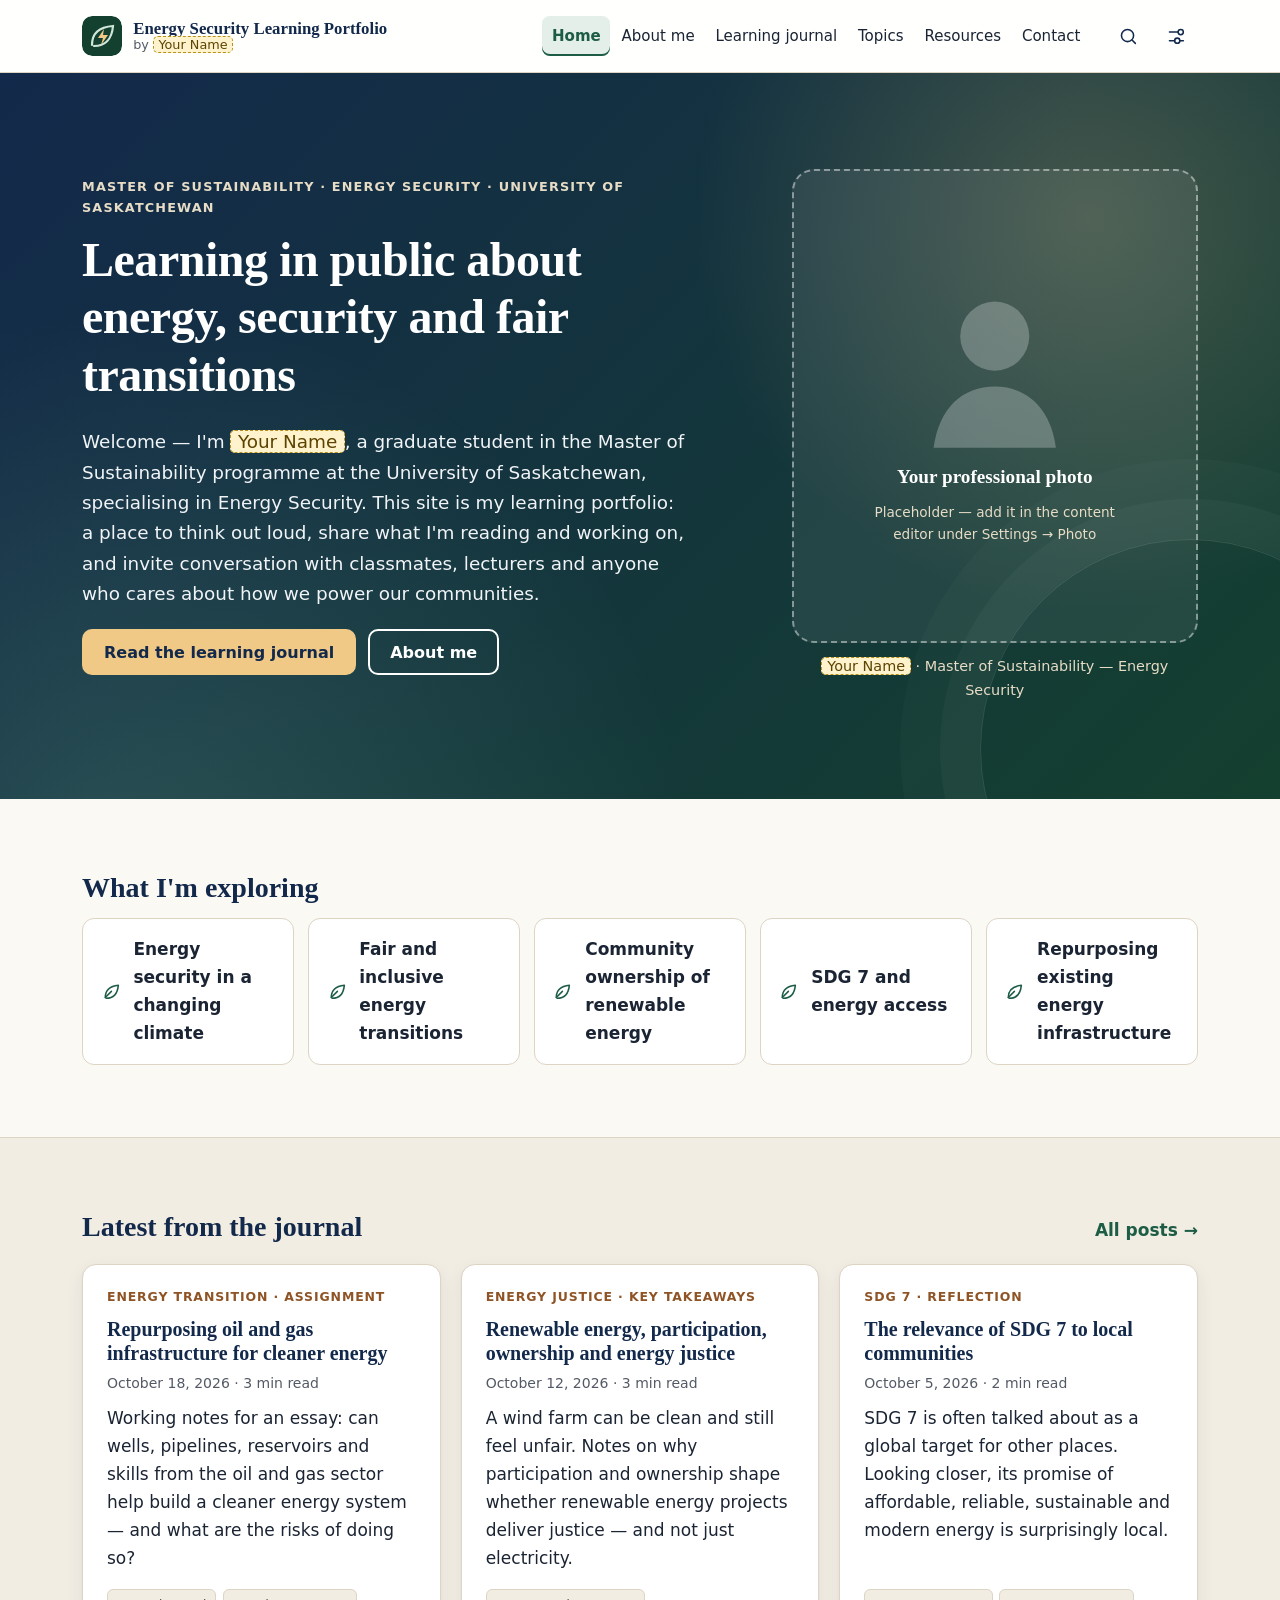
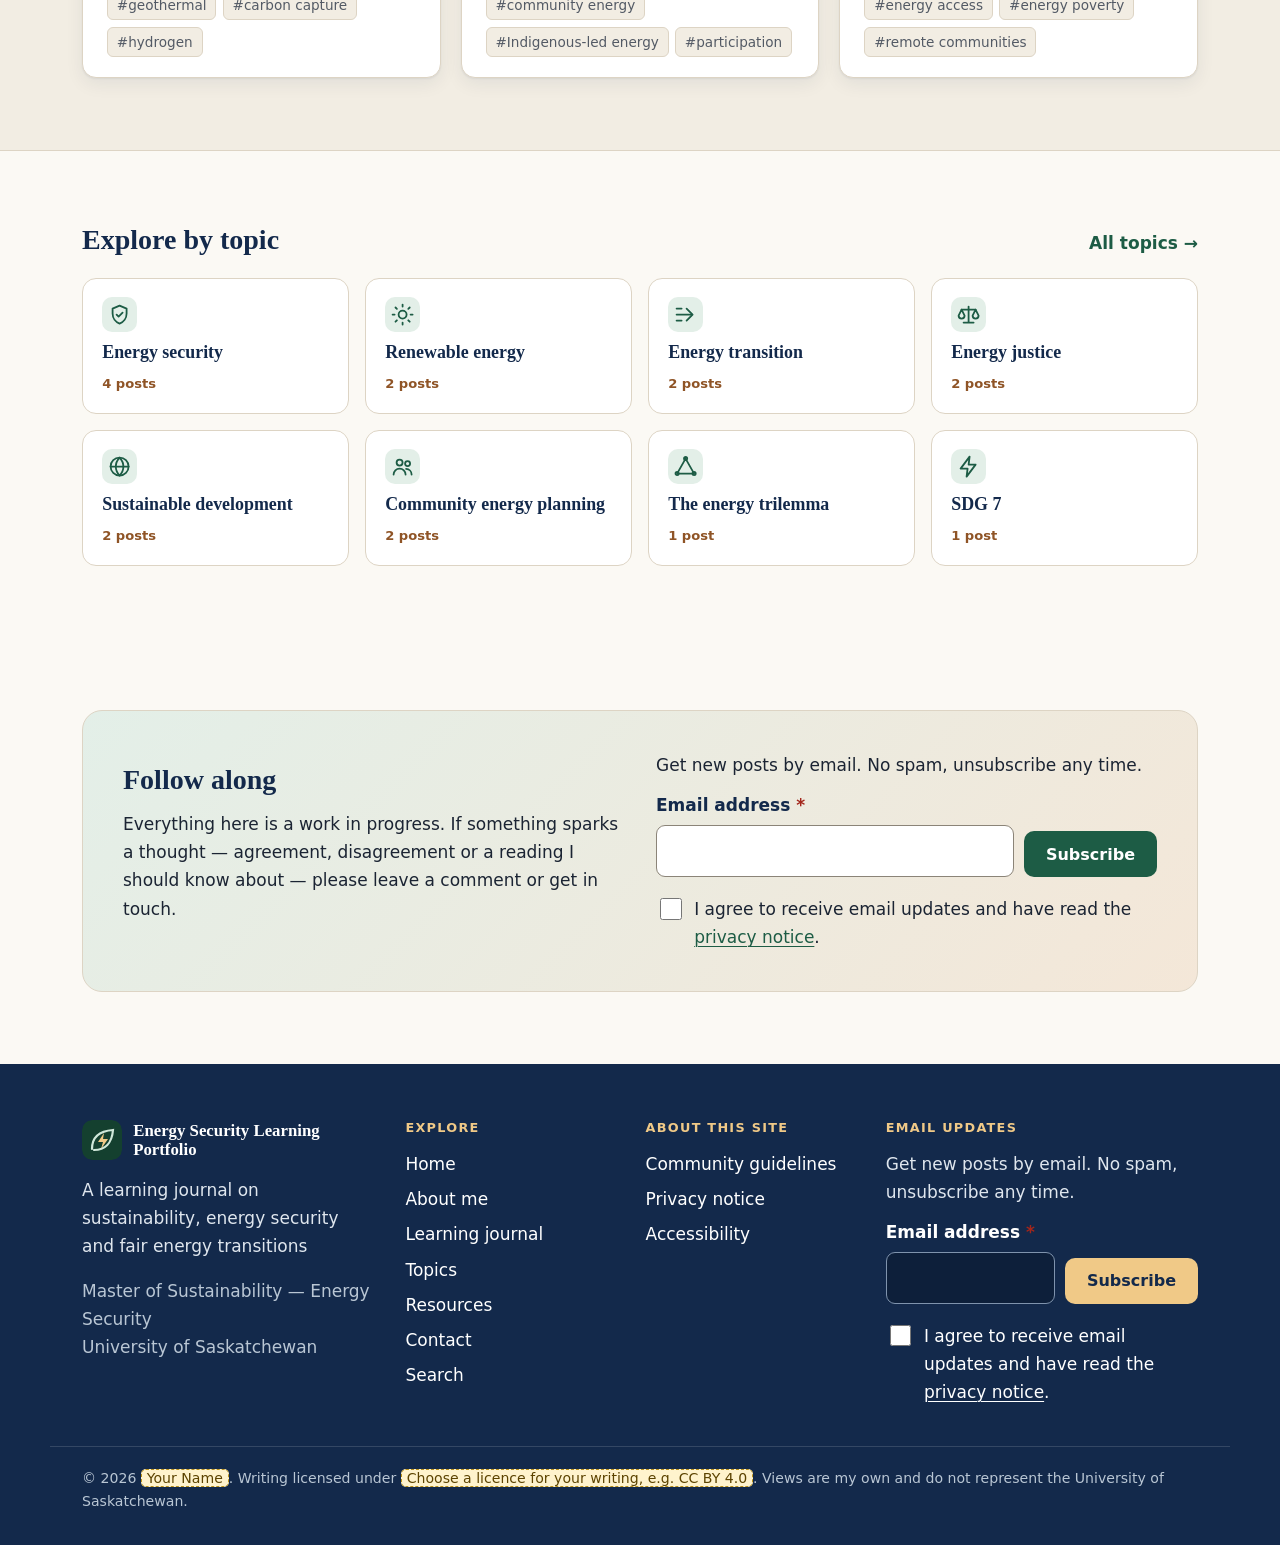
<file: index.html>
<!doctype html>
<html lang="en">
<head>
<meta charset="utf-8">
<meta name="viewport" content="width=device-width, initial-scale=1">
<meta http-equiv="Content-Security-Policy" content="default-src 'self'; script-src 'self' https://giscus.app; frame-src https://giscus.app; style-src 'self' 'unsafe-inline' https://giscus.app; img-src 'self' data: https:; connect-src 'self'; form-action 'self' https://buttondown.com; base-uri 'self'; object-src 'none'">
<title>Energy Security Learning Portfolio</title>
<meta name="description" content="A learning journal on sustainability, energy security and fair energy transitions, written during a Master of Sustainability at the University of Saskatchewan.">
<meta name="theme-color" content="#14402f">
<link rel="stylesheet" href="/assets/css/style.css">
<link rel="icon" href="/assets/img/favicon.svg" type="image/svg+xml">
<link rel="alternate" type="application/rss+xml" title="Learning journal feed" href="/feed.xml">
</head>
<body>
<!-- SHELL START -->
<a class="skip-link" href="#main">Skip to main content</a>
<div id="site-header"></div>
<main id="main" tabindex="-1">
  <div class="container loading-state">
    <p>Loading…</p>
    <noscript><p>This site needs JavaScript turned on to show posts. You can still reach me through my professional profiles.</p></noscript>
  </div>
</main>
<div id="site-footer"></div>
<div id="announcer" class="sr-only" aria-live="polite" aria-atomic="true"></div>
<!-- SHELL END -->

<!--
  Hidden copies of the site's forms. Netlify reads these when it builds the
  site so it knows which fields to accept. Do not delete them.
-->
<form name="contact" data-netlify="true" netlify-honeypot="bot-field" hidden>
  <input name="name"><input name="email"><input name="affiliation"><input name="subject">
  <textarea name="message"></textarea><input name="consent"><input name="bot-field">
</form>
<form name="comments" data-netlify="true" netlify-honeypot="bot-field" hidden>
  <input name="name"><input name="email"><input name="affiliation"><textarea name="comment"></textarea>
  <input name="post-slug"><input name="post-title"><input name="agree"><input name="bot-field">
</form>
<form name="subscribe" data-netlify="true" netlify-honeypot="bot-field" hidden>
  <input name="email"><input name="consent"><input name="bot-field">
</form>

<script src="/assets/js/app.js" defer></script>
</body>
</html>
</file>
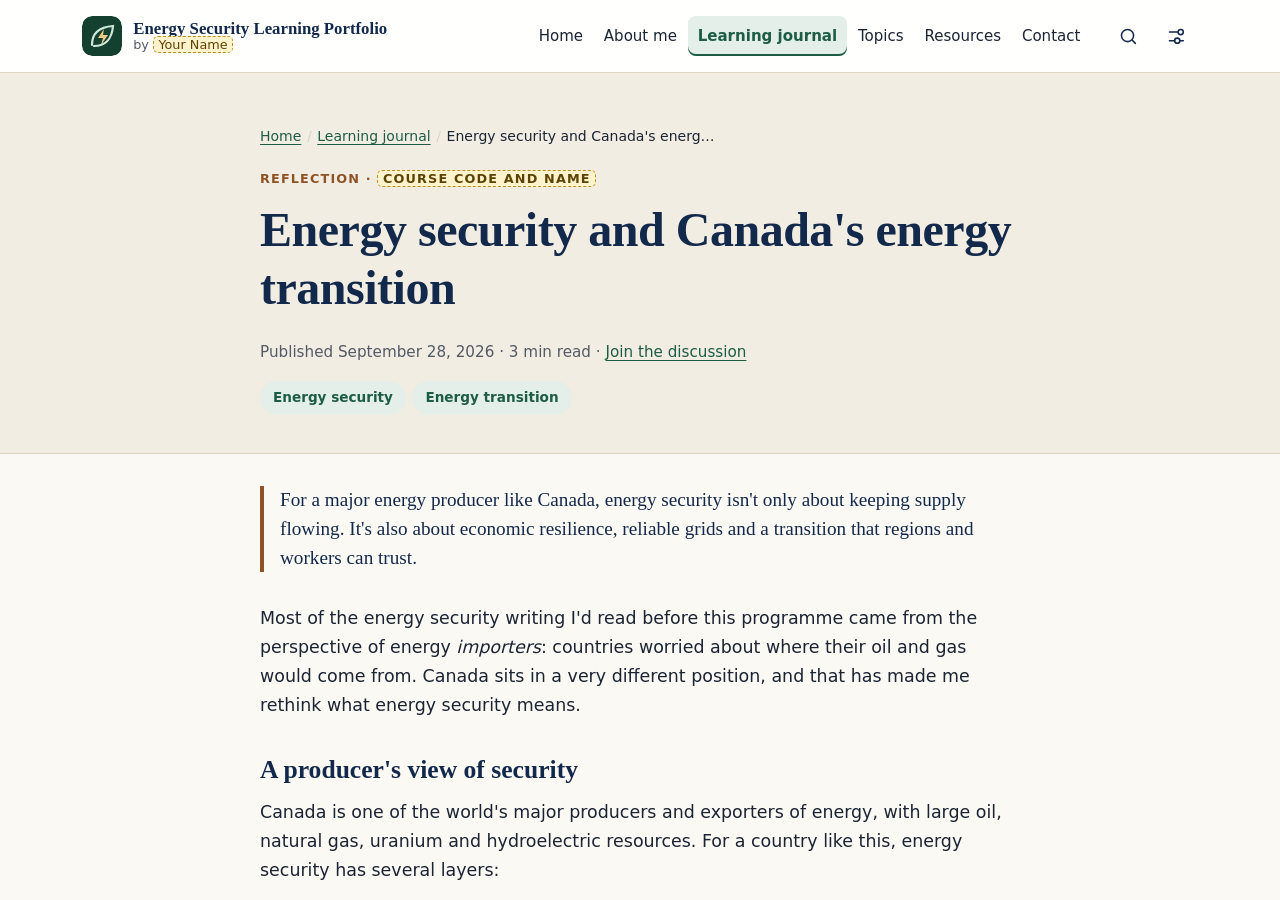
<file: posts/energy-security-and-canadas-energy-transition/index.html>
<!doctype html>
<html lang="en">
<head>
<meta charset="utf-8">
<meta name="viewport" content="width=device-width, initial-scale=1">
<title>Energy security and Canada&#39;s energy transition — Energy Security Learning Portfolio</title>
<meta name="description" content="For a major energy producer like Canada, energy security isn&#39;t only about keeping supply flowing. It&#39;s also about economic resilience, reliable grids and a transition that regions and workers can trust.">
<meta property="og:type" content="article">
<meta property="og:title" content="Energy security and Canada&#39;s energy transition">
<meta property="og:description" content="For a major energy producer like Canada, energy security isn&#39;t only about keeping supply flowing. It&#39;s also about economic resilience, reliable grids and a transition that regions and workers can trust.">
<meta property="og:site_name" content="Energy Security Learning Portfolio">
<meta property="article:published_time" content="2026-09-28">

<meta name="twitter:card" content="summary">
<meta http-equiv="refresh" content="0; url=/#/post/energy-security-and-canadas-energy-transition">
</head>
<body>
<p><a href="/#/post/energy-security-and-canadas-energy-transition">Continue to “Energy security and Canada&#39;s energy transition”</a></p>
</body>
</html>
</file>
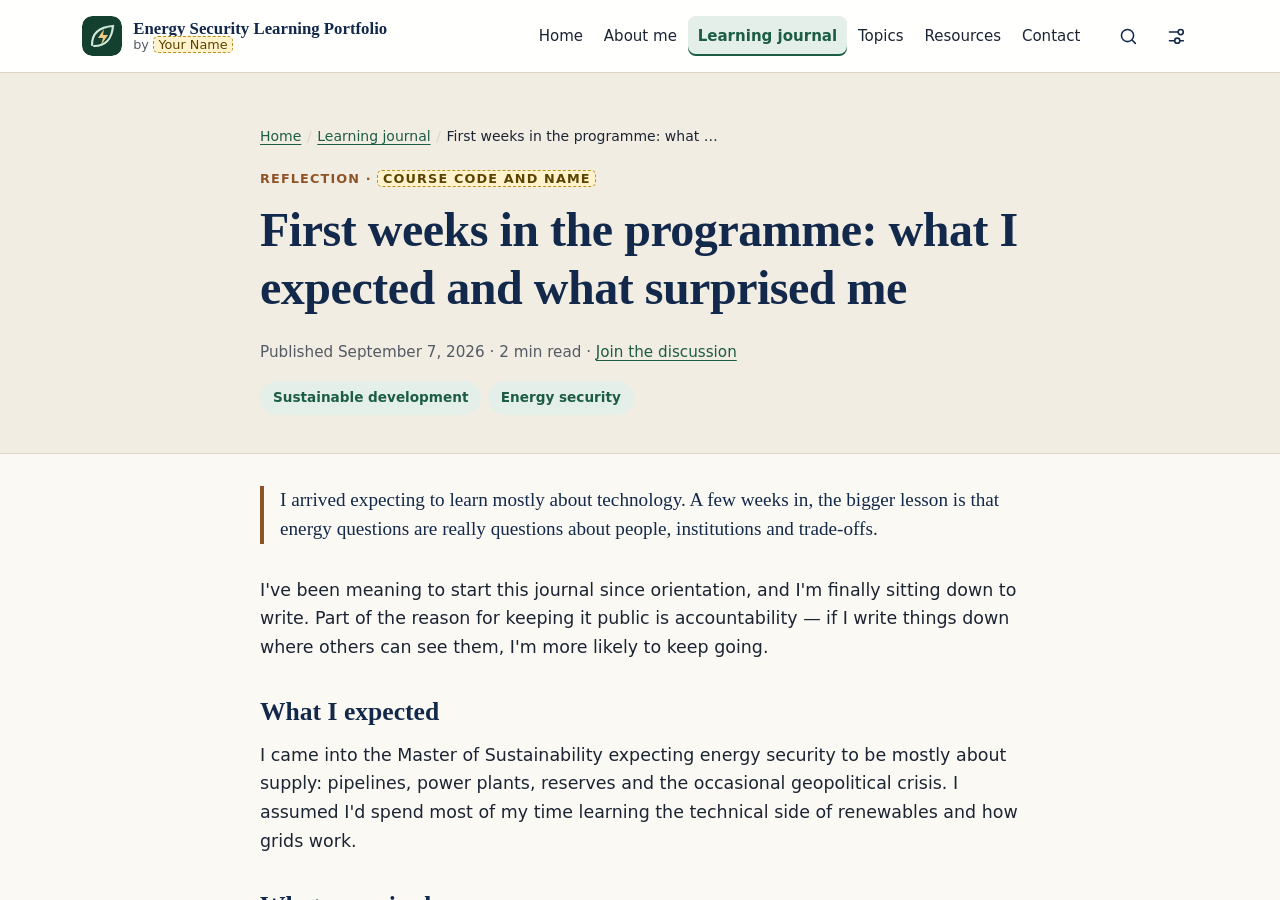
<file: posts/first-weeks-in-the-programme/index.html>
<!doctype html>
<html lang="en">
<head>
<meta charset="utf-8">
<meta name="viewport" content="width=device-width, initial-scale=1">
<title>First weeks in the programme: what I expected and what surprised me — Energy Security Learning Portfolio</title>
<meta name="description" content="I arrived expecting to learn mostly about technology. A few weeks in, the bigger lesson is that energy questions are really questions about people, institutions and trade-offs.">
<meta property="og:type" content="article">
<meta property="og:title" content="First weeks in the programme: what I expected and what surprised me">
<meta property="og:description" content="I arrived expecting to learn mostly about technology. A few weeks in, the bigger lesson is that energy questions are really questions about people, institutions and trade-offs.">
<meta property="og:site_name" content="Energy Security Learning Portfolio">
<meta property="article:published_time" content="2026-09-07">

<meta name="twitter:card" content="summary">
<meta http-equiv="refresh" content="0; url=/#/post/first-weeks-in-the-programme">
</head>
<body>
<p><a href="/#/post/first-weeks-in-the-programme">Continue to “First weeks in the programme: what I expected and what surprised me”</a></p>
</body>
</html>
</file>
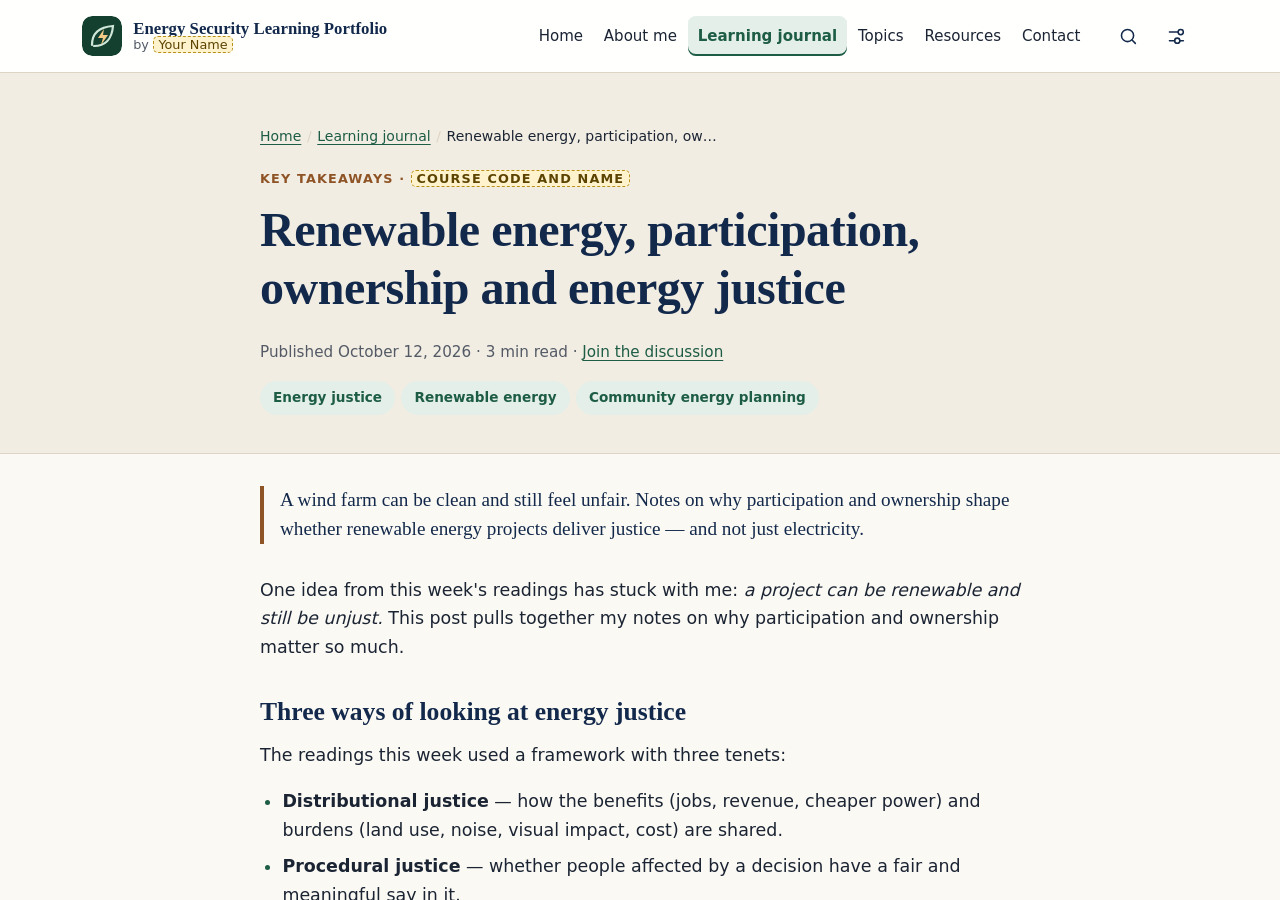
<file: posts/renewables-participation-ownership-and-energy-justice/index.html>
<!doctype html>
<html lang="en">
<head>
<meta charset="utf-8">
<meta name="viewport" content="width=device-width, initial-scale=1">
<title>Renewable energy, participation, ownership and energy justice — Energy Security Learning Portfolio</title>
<meta name="description" content="A wind farm can be clean and still feel unfair. Notes on why participation and ownership shape whether renewable energy projects deliver justice — and not just electricity.">
<meta property="og:type" content="article">
<meta property="og:title" content="Renewable energy, participation, ownership and energy justice">
<meta property="og:description" content="A wind farm can be clean and still feel unfair. Notes on why participation and ownership shape whether renewable energy projects deliver justice — and not just electricity.">
<meta property="og:site_name" content="Energy Security Learning Portfolio">
<meta property="article:published_time" content="2026-10-12">

<meta name="twitter:card" content="summary">
<meta http-equiv="refresh" content="0; url=/#/post/renewables-participation-ownership-and-energy-justice">
</head>
<body>
<p><a href="/#/post/renewables-participation-ownership-and-energy-justice">Continue to “Renewable energy, participation, ownership and energy justice”</a></p>
</body>
</html>
</file>
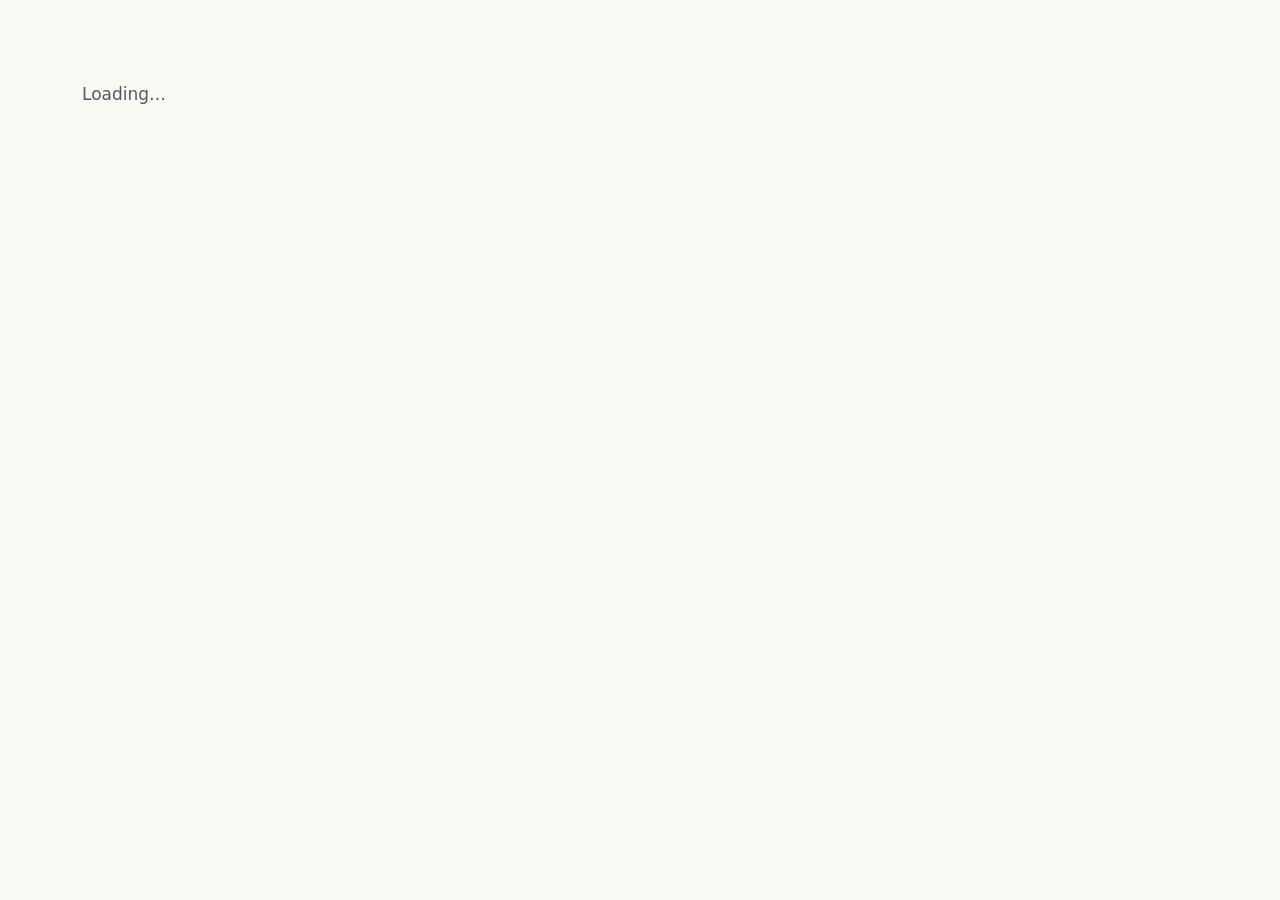
<file: posts/repurposing-oil-and-gas-infrastructure-for-cleaner-energy/index.html>
<!doctype html>
<html lang="en">
<head>
<meta charset="utf-8">
<meta name="viewport" content="width=device-width, initial-scale=1">
<title>Repurposing oil and gas infrastructure for cleaner energy — Energy Security Learning Portfolio</title>
<meta name="description" content="Working notes for an essay: can wells, pipelines, reservoirs and skills from the oil and gas sector help build a cleaner energy system — and what are the risks of doing so?">
<meta property="og:type" content="article">
<meta property="og:title" content="Repurposing oil and gas infrastructure for cleaner energy">
<meta property="og:description" content="Working notes for an essay: can wells, pipelines, reservoirs and skills from the oil and gas sector help build a cleaner energy system — and what are the risks of doing so?">
<meta property="og:site_name" content="Energy Security Learning Portfolio">
<meta property="article:published_time" content="2026-10-18">

<meta name="twitter:card" content="summary">
<meta http-equiv="refresh" content="0; url=/#/post/repurposing-oil-and-gas-infrastructure-for-cleaner-energy">
</head>
<body>
<p><a href="/#/post/repurposing-oil-and-gas-infrastructure-for-cleaner-energy">Continue to “Repurposing oil and gas infrastructure for cleaner energy”</a></p>
</body>
</html>
</file>
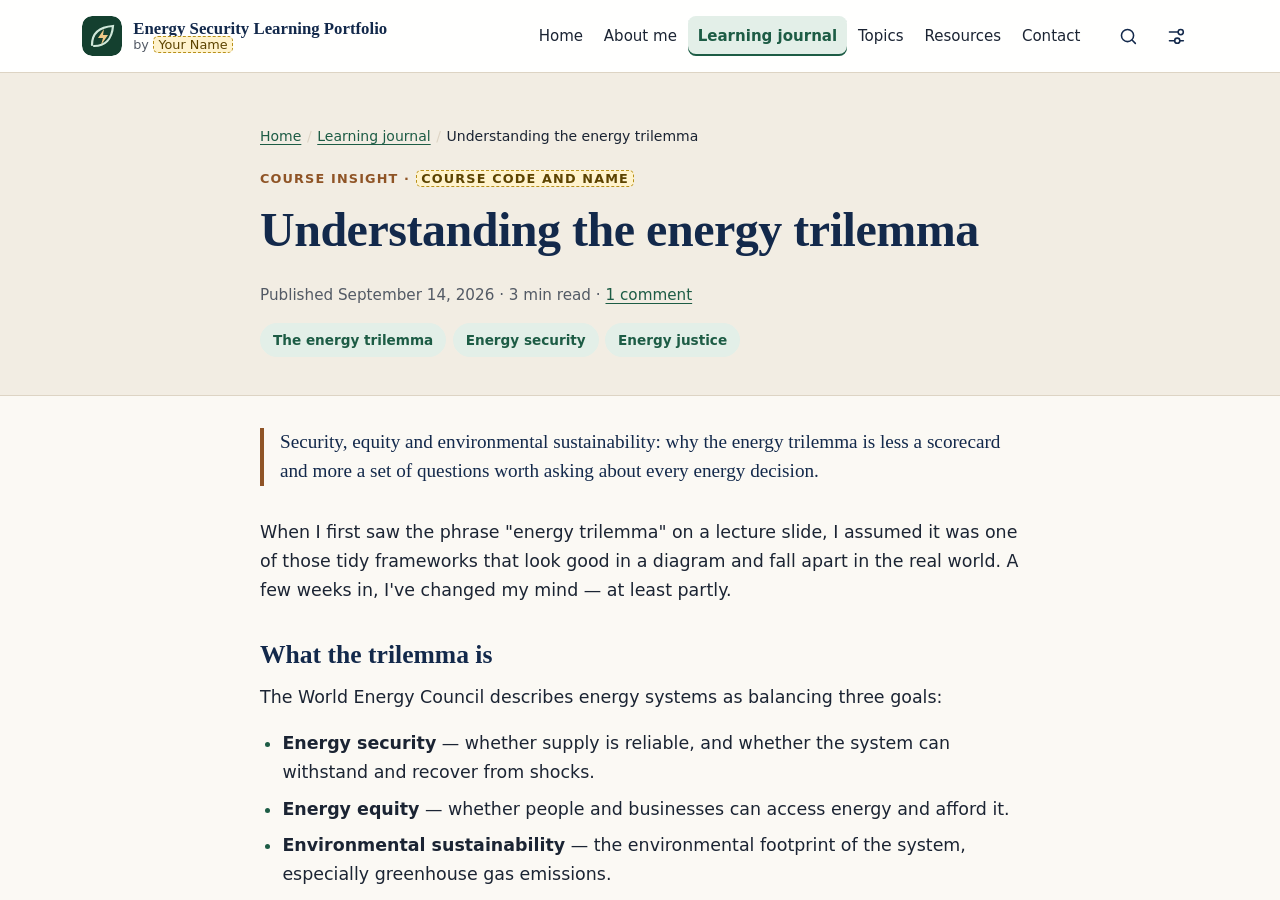
<file: posts/understanding-the-energy-trilemma/index.html>
<!doctype html>
<html lang="en">
<head>
<meta charset="utf-8">
<meta name="viewport" content="width=device-width, initial-scale=1">
<title>Understanding the energy trilemma — Energy Security Learning Portfolio</title>
<meta name="description" content="Security, equity and environmental sustainability: why the energy trilemma is less a scorecard and more a set of questions worth asking about every energy decision.">
<meta property="og:type" content="article">
<meta property="og:title" content="Understanding the energy trilemma">
<meta property="og:description" content="Security, equity and environmental sustainability: why the energy trilemma is less a scorecard and more a set of questions worth asking about every energy decision.">
<meta property="og:site_name" content="Energy Security Learning Portfolio">
<meta property="article:published_time" content="2026-09-14">

<meta name="twitter:card" content="summary">
<meta http-equiv="refresh" content="0; url=/#/post/understanding-the-energy-trilemma">
</head>
<body>
<p><a href="/#/post/understanding-the-energy-trilemma">Continue to “Understanding the energy trilemma”</a></p>
</body>
</html>
</file>
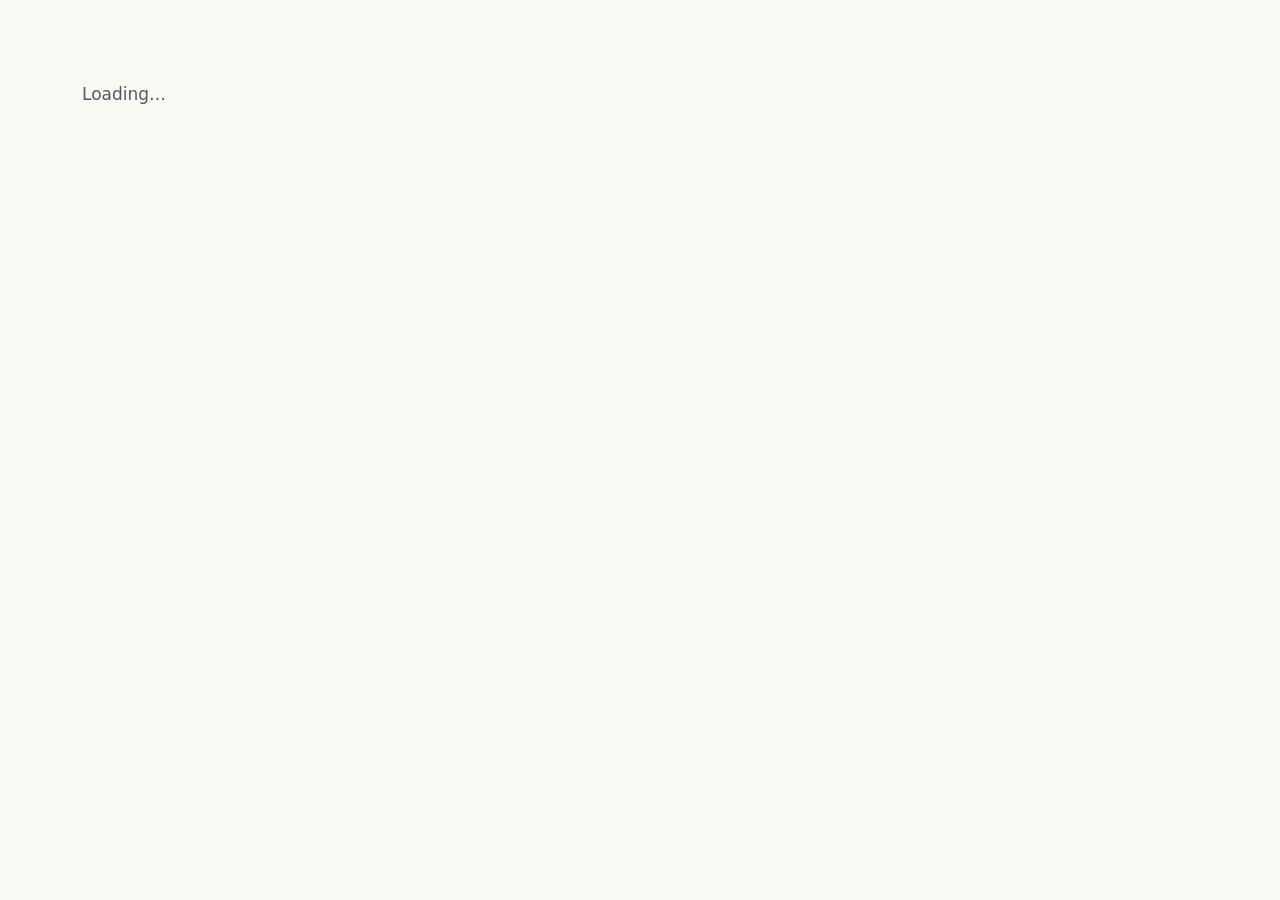
<file: posts/why-sdg-7-matters-to-local-communities/index.html>
<!doctype html>
<html lang="en">
<head>
<meta charset="utf-8">
<meta name="viewport" content="width=device-width, initial-scale=1">
<title>The relevance of SDG 7 to local communities — Energy Security Learning Portfolio</title>
<meta name="description" content="SDG 7 is often talked about as a global target for other places. Looking closer, its promise of affordable, reliable, sustainable and modern energy is surprisingly local.">
<meta property="og:type" content="article">
<meta property="og:title" content="The relevance of SDG 7 to local communities">
<meta property="og:description" content="SDG 7 is often talked about as a global target for other places. Looking closer, its promise of affordable, reliable, sustainable and modern energy is surprisingly local.">
<meta property="og:site_name" content="Energy Security Learning Portfolio">
<meta property="article:published_time" content="2026-10-05">

<meta name="twitter:card" content="summary">
<meta http-equiv="refresh" content="0; url=/#/post/why-sdg-7-matters-to-local-communities">
</head>
<body>
<p><a href="/#/post/why-sdg-7-matters-to-local-communities">Continue to “The relevance of SDG 7 to local communities”</a></p>
</body>
</html>
</file>
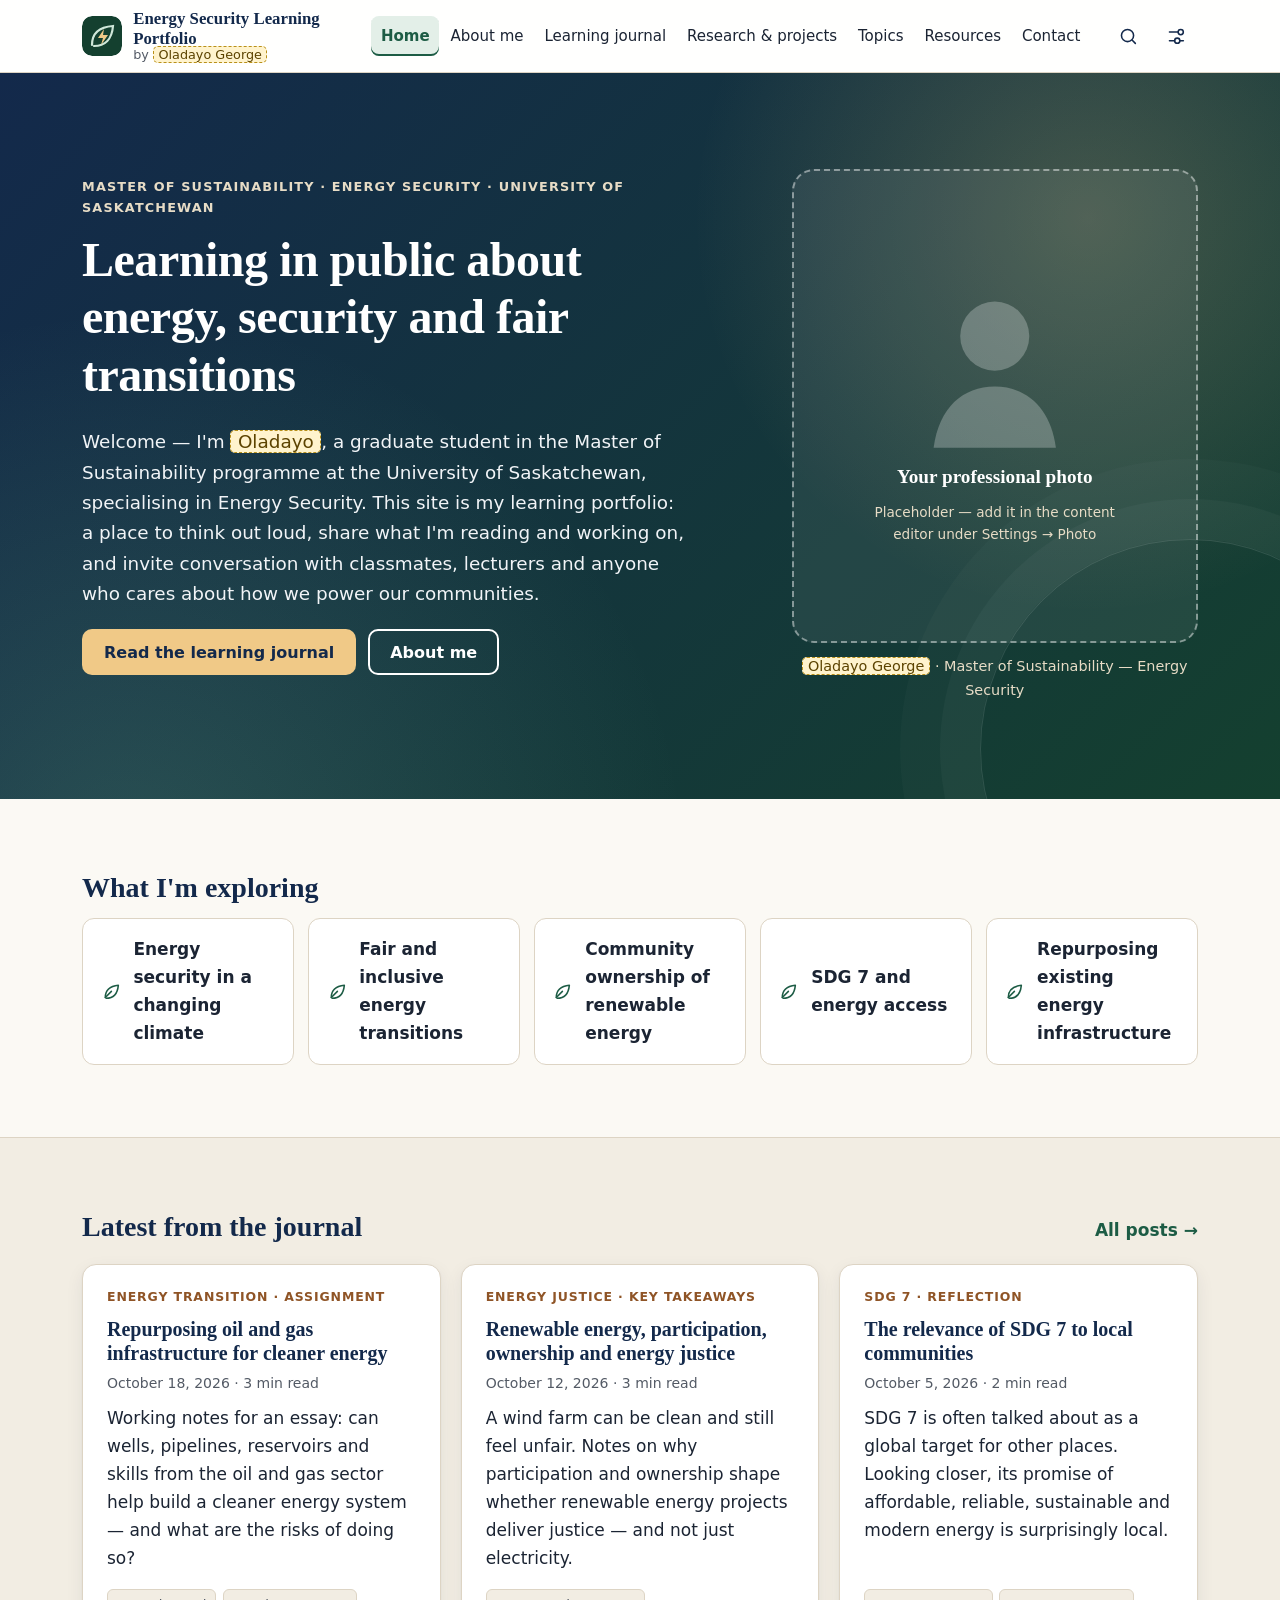
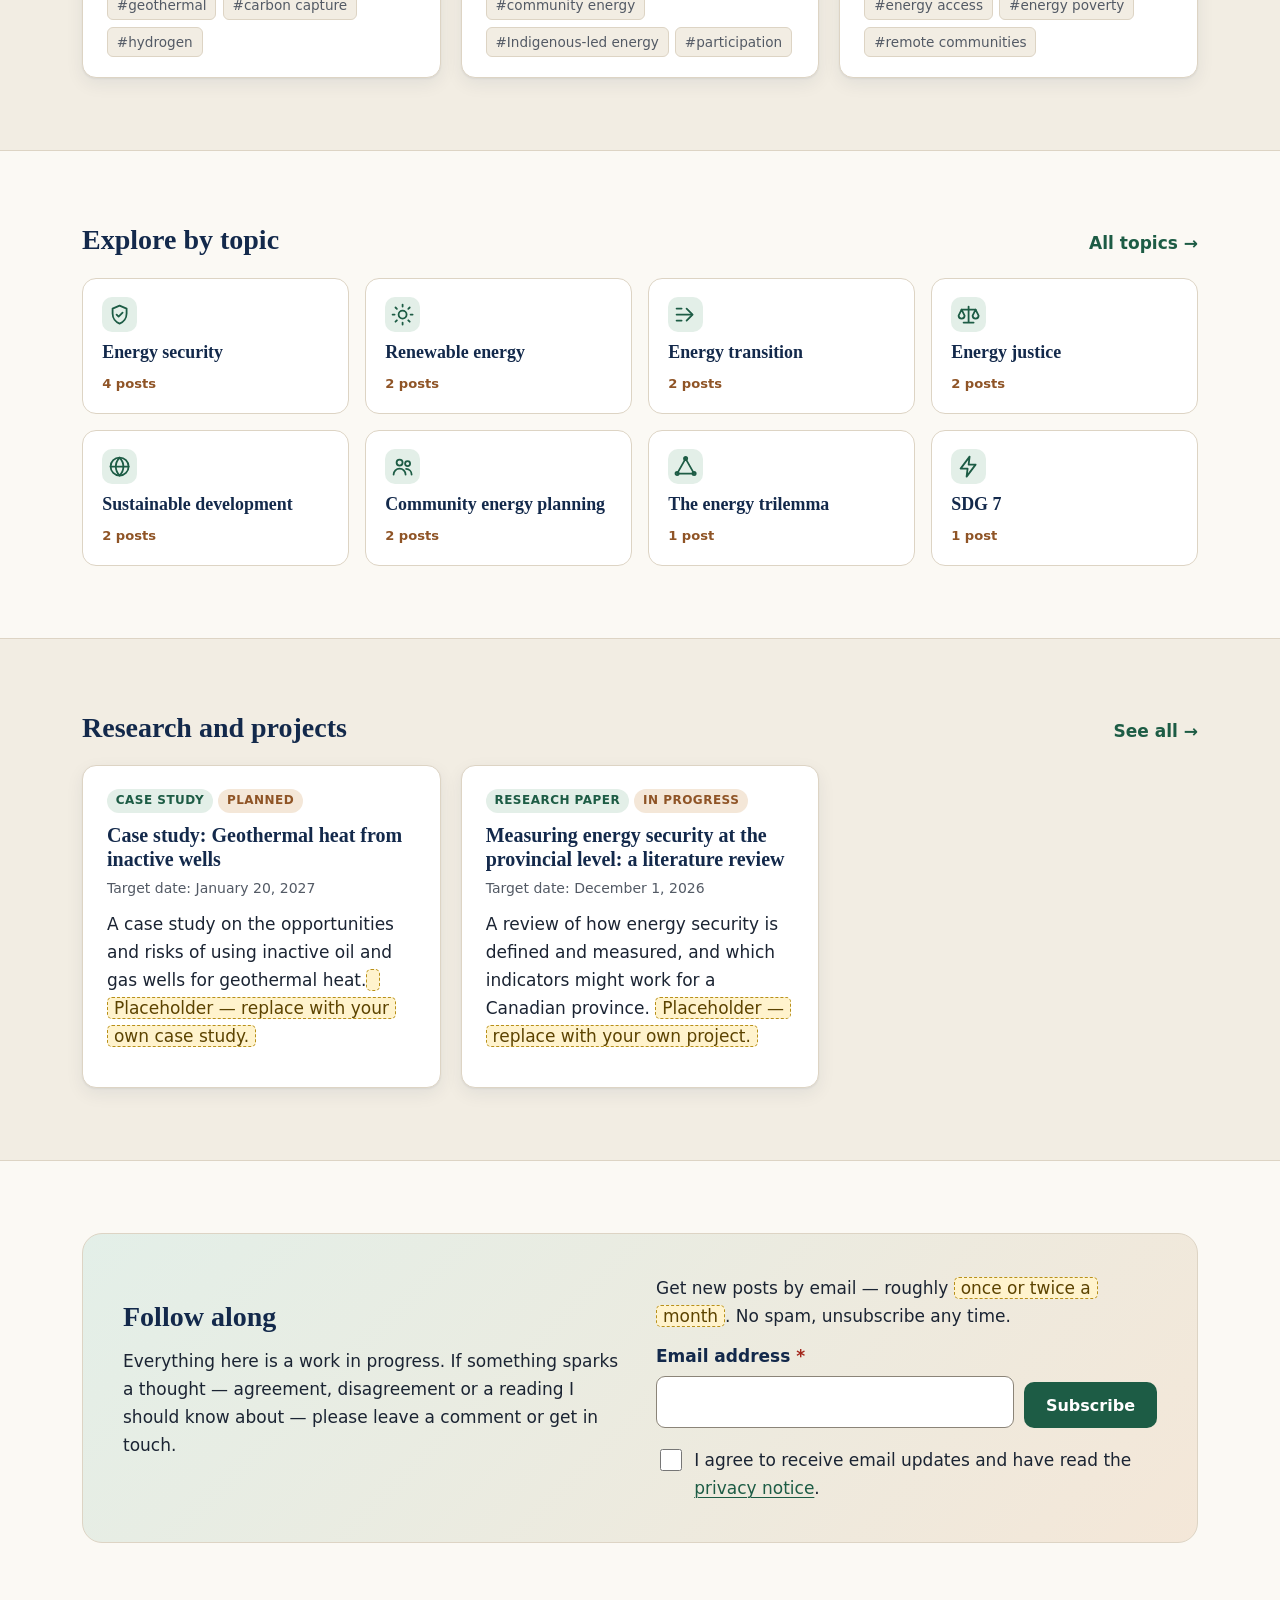
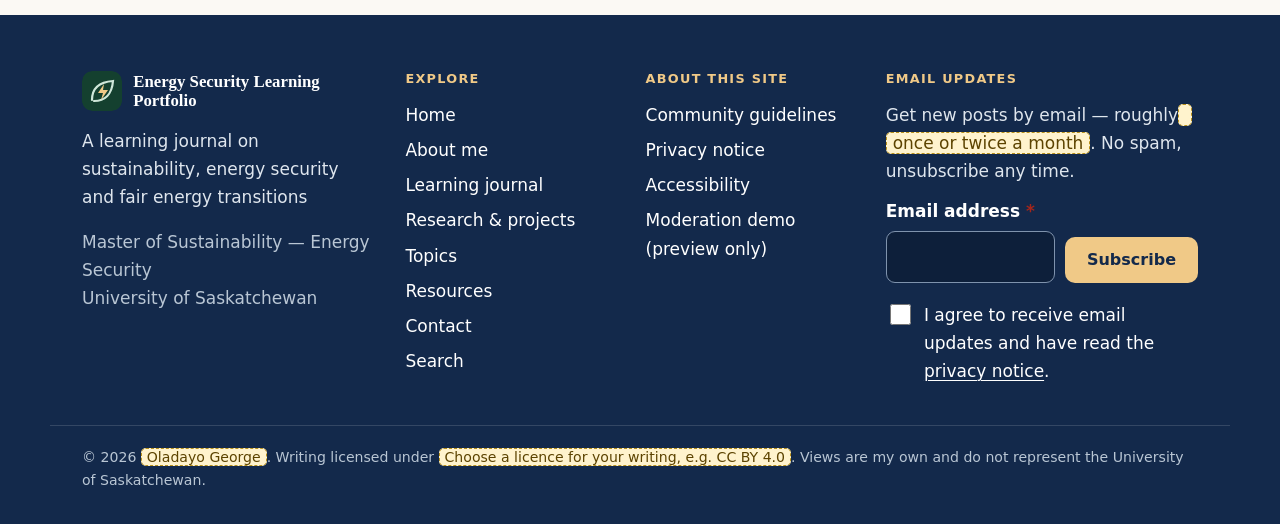
<file: energy-portfolio-preview.html>
<!doctype html>
<html lang="en">
<head>
<meta charset="utf-8">
<meta name="viewport" content="width=device-width, initial-scale=1">
<title>Energy Security Learning Portfolio — preview</title>
<meta name="description" content="A learning journal on sustainability, energy security and fair energy transitions">
<style>
/* Energy Security Learning Portfolio — styles
   Palette: deep green, navy blue, warm white and subtle earth tones. */

:root {
  color-scheme: light dark;
  --bg: #fbf9f4;
  --surface: #ffffff;
  --tint: #f2ede3;
  --text: #1b2433;
  --muted: #535a65;
  --heading: #13294b;
  --navy: #13294b;
  --navy-2: #1d3a66;
  --green: #1d5c45;
  --green-strong: #14402f;
  --green-soft: #e3efe8;
  --earth: #8f5426;
  --earth-soft: #f4e7d8;
  --sand: #e9dcc4;
  --border: #ddd4c4;
  --link: #1d5c45;
  --link-hover: #13294b;
  --focus: #b45309;
  --error: #a3261b;
  --error-bg: #fbeceb;
  --success: #1d5c45;
  --success-bg: #e3efe8;
  --ph-bg: #fff3cd;
  --ph-text: #5c4300;
  --ph-border: #b8901a;
  --hero-from: #13294b;
  --hero-to: #14402f;
  --hero-text: #ffffff;
  --hero-muted: #e7dcc6;
  --shadow: 0 1px 2px rgba(19, 41, 75, .06), 0 6px 18px rgba(19, 41, 75, .07);
  --radius: 14px;
  --serif: "Iowan Old Style", "Palatino Linotype", "Book Antiqua", Palatino, Georgia, serif;
  --sans: system-ui, -apple-system, "Segoe UI", Roboto, "Helvetica Neue", Arial, sans-serif;
  --max: 1180px;
  --narrow: 760px;
}

@media (prefers-color-scheme: dark) {
  :root:not([data-theme]) {
    --bg: #0d1724;
    --surface: #132134;
    --tint: #0f1c2c;
    --text: #e8edf2;
    --muted: #a9b5c2;
    --heading: #f1f5f9;
    --green-soft: #173528;
    --earth-soft: #2b2016;
    --sand: #3a3226;
    --border: #2a3b52;
    --link: #8fd6b1;
    --link-hover: #c7ecd8;
    --focus: #f5b971;
    --error: #ff9c8f;
    --error-bg: #3a1714;
    --success: #8fd6b1;
    --success-bg: #173528;
    --ph-bg: #3d3210;
    --ph-text: #ffe39a;
    --ph-border: #c9a227;
    --earth: #e2a36f;
    --hero-from: #0b1a30;
    --hero-to: #0f2e22;
    --shadow: 0 1px 2px rgba(0, 0, 0, .3), 0 8px 20px rgba(0, 0, 0, .25);
  }
}

:root[data-theme="dark"] {
  --bg: #0d1724;
  --surface: #132134;
  --tint: #0f1c2c;
  --text: #e8edf2;
  --muted: #a9b5c2;
  --heading: #f1f5f9;
  --green-soft: #173528;
  --earth-soft: #2b2016;
  --sand: #3a3226;
  --border: #2a3b52;
  --link: #8fd6b1;
  --link-hover: #c7ecd8;
  --focus: #f5b971;
  --error: #ff9c8f;
  --error-bg: #3a1714;
  --success: #8fd6b1;
  --success-bg: #173528;
  --ph-bg: #3d3210;
  --ph-text: #ffe39a;
  --ph-border: #c9a227;
  --earth: #e2a36f;
  --hero-from: #0b1a30;
  --hero-to: #0f2e22;
  --shadow: 0 1px 2px rgba(0, 0, 0, .3), 0 8px 20px rgba(0, 0, 0, .25);
}

:root[data-theme="contrast"] {
  --bg: #ffffff;
  --surface: #ffffff;
  --tint: #ffffff;
  --text: #000000;
  --muted: #1a1a1a;
  --heading: #000000;
  --navy: #000000;
  --green: #003d24;
  --green-strong: #000000;
  --green-soft: #ffffff;
  --earth: #5a2d00;
  --earth-soft: #ffffff;
  --border: #000000;
  --link: #00307a;
  --link-hover: #000000;
  --focus: #c2410c;
  --error: #8a0000;
  --success: #003d24;
  --hero-from: #000000;
  --hero-to: #000000;
  --hero-muted: #ffffff;
  --shadow: none;
}

:root[data-theme="light"] { color-scheme: light; }
:root[data-theme="dark"] { color-scheme: dark; }

/* ------------------------------------------------------------ base */
*, *::before, *::after { box-sizing: border-box; }
html { font-size: 100%; -webkit-text-size-adjust: 100%; scroll-padding-top: 6rem; }
html[data-text="lg"] { font-size: 112.5%; }
html[data-text="xl"] { font-size: 125%; }
body {
  margin: 0;
  background: var(--bg);
  color: var(--text);
  font-family: var(--sans);
  font-size: 1.0625rem;
  line-height: 1.65;
  text-rendering: optimizeLegibility;
}
html.pref-spacing body { line-height: 1.95; letter-spacing: .02em; word-spacing: .08em; }
html.pref-spacing p, html.pref-spacing li { margin-block-end: 1.1em; }
html.pref-underline a { text-decoration: underline !important; }

h1, h2, h3, h4 { font-family: var(--serif); color: var(--heading); line-height: 1.2; margin: 0 0 .5em; font-weight: 700; }
h1 { font-size: clamp(2rem, 4.2vw, 3rem); letter-spacing: -.01em; }
h2 { font-size: clamp(1.45rem, 2.6vw, 1.9rem); }
h3 { font-size: 1.25rem; }
h4 { font-size: 1.1rem; }
p { margin: 0 0 1em; }
a { color: var(--link); text-underline-offset: .18em; text-decoration-thickness: 1px; }
a:hover { color: var(--link-hover); text-decoration-thickness: 2px; }
img { max-width: 100%; height: auto; }
mark { background: var(--ph-bg); color: var(--ph-text); padding: 0 .15em; border-radius: 3px; }
code { font-size: .92em; background: var(--tint); padding: .1em .35em; border-radius: 4px; }
hr { border: 0; border-block-start: 1px solid var(--border); margin-block: 2rem; }

:focus-visible { outline: 3px solid var(--focus); outline-offset: 3px; border-radius: 4px; }
h1:focus, h2:focus, [tabindex="-1"]:focus:not(:focus-visible) { outline: none; }
#main:focus { outline: none; }

.sr-only {
  position: absolute !important; width: 1px; height: 1px; padding: 0; margin: -1px;
  overflow: hidden; clip: rect(0, 0, 0, 0); white-space: nowrap; border: 0;
}
.skip-link {
  position: absolute; inset-inline-start: 1rem; inset-block-start: -4rem; z-index: 100;
  background: var(--navy); color: #fff; padding: .75rem 1.1rem; border-radius: 8px; font-weight: 600;
}
.skip-link:focus { inset-block-start: 1rem; color: #fff; }

.container { width: 100%; max-width: var(--max); margin-inline: auto; padding-inline: clamp(1rem, 4vw, 2rem); }
.container.narrow { max-width: calc(var(--narrow) + 4rem); }
.container.narrow-wide { max-width: 900px; }
.muted { color: var(--muted); }
.small { font-size: .875rem; }
.spaced { margin-block-start: 2.5rem; }
.loading-state { padding-block: 5rem; color: var(--muted); }

/* ------------------------------------------------------------ placeholders */
.placeholder {
  background: var(--ph-bg); color: var(--ph-text); border: 1px dashed var(--ph-border);
  border-radius: 5px; padding: 0 .35em; font-style: normal; box-decoration-break: clone; -webkit-box-decoration-break: clone;
}
.placeholder-box { background: var(--ph-bg); color: var(--ph-text); border: 1px dashed var(--ph-border); border-radius: 10px; padding: 1rem 1.2rem; }
.placeholder-box .placeholder { border: 0; padding: 0; }

/* ------------------------------------------------------------ header */
.site-header {
  position: sticky; inset-block-start: 0; z-index: 50;
  background: color-mix(in srgb, var(--surface) 92%, transparent);
  backdrop-filter: saturate(1.4) blur(8px);
  border-block-end: 1px solid var(--border);
}
.header-inner { display: flex; align-items: center; gap: 1rem; min-height: 4.5rem; }
.brand { display: inline-flex; align-items: center; gap: .7rem; text-decoration: none; color: var(--heading); margin-inline-end: auto; }
.brand:hover { color: var(--heading); }
.brand-svg { flex: none; border-radius: 10px; }
.bm-bg { fill: var(--green-strong); }
.bm-leaf { fill: none; stroke: #cfe7d9; stroke-width: 2.2; stroke-linecap: round; }
.bm-bolt { fill: #f0c987; }
.brand-text { display: flex; flex-direction: column; line-height: 1.15; }
.brand-title { font-family: var(--serif); font-weight: 700; font-size: 1.05rem; }
.brand-sub { font-size: .8rem; color: var(--muted); }
.primary-nav { order: 2; }
.primary-nav ul { list-style: none; margin: 0; padding: 0; display: flex; gap: .1rem; flex-wrap: nowrap; }
.primary-nav a {
  display: block; padding: .5rem .6rem; border-radius: 8px; color: var(--text); white-space: nowrap;
  text-decoration: none; font-weight: 500; font-size: .94rem;
}
.primary-nav a:hover { background: var(--tint); color: var(--heading); }
.primary-nav a[aria-current="page"] { color: var(--link); background: var(--green-soft); font-weight: 650; box-shadow: inset 0 -2px 0 var(--link); }
.header-tools { order: 3; display: flex; align-items: center; gap: .25rem; }
.icon-btn {
  display: inline-flex; align-items: center; gap: .4rem; min-width: 44px; min-height: 44px; justify-content: center;
  border: 1px solid transparent; background: transparent; color: var(--heading); border-radius: 10px; cursor: pointer; font: inherit; font-weight: 600;
}
.icon-btn:hover { background: var(--tint); }
.icon-btn[aria-expanded="true"] { background: var(--green-soft); border-color: var(--border); }
.icon { width: 1.3rem; height: 1.3rem; flex: none; }
.menu-btn { display: none; padding-inline: .7rem; border-color: var(--border); }
.menu-btn .i-close { display: none; }
.menu-btn[aria-expanded="true"] .i-open { display: none; }
.menu-btn[aria-expanded="true"] .i-close { display: inline; }

.drawer { border-block-start: 1px solid var(--border); background: var(--surface); padding-block: 1rem; }
.display-panel { display: flex; flex-wrap: wrap; gap: 1rem 2rem; align-items: flex-start; }
.display-group { display: flex; flex-wrap: wrap; align-items: center; gap: .4rem; }
.dp-label { width: 100%; margin: 0; font-weight: 650; font-size: .9rem; color: var(--heading); }
.dp-note { width: 100%; margin: 0; font-size: .875rem; color: var(--muted); }
.chip-btn {
  font: inherit; font-size: .9rem; min-height: 40px; padding: .35rem .85rem; border-radius: 999px; cursor: pointer;
  border: 1.5px solid var(--border); background: var(--surface); color: var(--text);
}
.chip-btn:hover { border-color: var(--green); }
.chip-btn[aria-pressed="true"] { background: var(--green); border-color: var(--green); color: #fff; }

@media (max-width: 1149px) {
  .menu-btn { display: inline-flex; }
  .primary-nav {
    display: none; position: absolute; inset-inline: 0; inset-block-start: 100%;
    background: var(--surface); border-block-end: 1px solid var(--border); box-shadow: var(--shadow);
    max-height: calc(100vh - 4.5rem); overflow-y: auto;
    }
  .primary-nav.open { display: block; }
  .primary-nav ul { flex-direction: column; padding: .75rem clamp(1rem, 4vw, 2rem) 1.25rem; }
  .primary-nav a { padding: .8rem .9rem; font-size: 1.05rem; }
  .primary-nav a[aria-current="page"] { box-shadow: inset 3px 0 0 var(--link); }
}
/* Larger text sizes switch to the menu button sooner so the navigation never wraps */
@media (max-width: 1599px) {
  html[data-text] .menu-btn { display: inline-flex; }
  html[data-text] .primary-nav {
    display: none; position: absolute; inset-inline: 0; inset-block-start: 100%;
    background: var(--surface); border-block-end: 1px solid var(--border); box-shadow: var(--shadow);
    max-height: calc(100vh - 4.5rem); overflow-y: auto;
    }
  html[data-text] .primary-nav.open { display: block; }
  html[data-text] .primary-nav ul { flex-direction: column; padding: .75rem clamp(1rem, 4vw, 2rem) 1.25rem; }
  html[data-text] .primary-nav a { padding: .8rem .9rem; font-size: 1.05rem; }
  html[data-text] .primary-nav a[aria-current="page"] { box-shadow: inset 3px 0 0 var(--link); }
}
@media (max-width: 520px) {
  .brand-sub { display: none; }
  .brand-title { font-size: .95rem; }
  .menu-label { display: none; }
  .header-inner { gap: .4rem; }
}

/* ------------------------------------------------------------ buttons */
.btn {
  display: inline-flex; align-items: center; justify-content: center; gap: .45rem; min-height: 46px;
  padding: .6rem 1.25rem; border-radius: 10px; border: 2px solid transparent;
  font: inherit; font-weight: 650; font-size: 1rem; text-decoration: none; cursor: pointer; line-height: 1.2;
}
.btn-primary { background: var(--green); color: #fff; }
.btn-primary:hover { background: var(--green-strong); color: #fff; }
.btn-ghost { background: transparent; color: var(--heading); border-color: currentColor; }
.btn-ghost:hover { background: var(--tint); color: var(--heading); }
.btn-link { background: none; color: var(--link); text-decoration: underline; padding-inline: .4rem; }
.btn[disabled] { opacity: .65; cursor: progress; }
.btn-row { display: flex; flex-wrap: wrap; gap: .75rem; margin-block: 1.25rem; }
:root[data-theme="dark"] .btn-primary { color: #06140e; background: #8fd6b1; }
:root[data-theme="dark"] .btn-primary:hover { background: #b6e8cc; color: #06140e; }
@media (prefers-color-scheme: dark) {
  :root:not([data-theme]) .btn-primary { color: #06140e; background: #8fd6b1; }
  :root:not([data-theme]) .btn-primary:hover { background: #b6e8cc; color: #06140e; }
}

/* ------------------------------------------------------------ hero */
.hero {
  position: relative; overflow: hidden; color: var(--hero-text);
  background:
    radial-gradient(circle at 85% 20%, rgba(240, 201, 135, .22) 0, rgba(240, 201, 135, 0) 32%),
    radial-gradient(circle at 10% 110%, rgba(143, 214, 177, .18) 0, rgba(143, 214, 177, 0) 40%),
    linear-gradient(135deg, var(--hero-from), var(--hero-to));
  padding-block: clamp(3rem, 8vw, 6rem);
}
.hero::after {
  content: ""; position: absolute; inset-inline-end: -120px; inset-block-end: -160px; width: 420px; height: 420px;
  border-radius: 50%; border: 1px solid rgba(255, 255, 255, .12); box-shadow: 0 0 0 40px rgba(255, 255, 255, .03), 0 0 0 80px rgba(255, 255, 255, .02);
  pointer-events: none;
}
.hero-grid { position: relative; z-index: 1; display: grid; grid-template-columns: 1.35fr .85fr; gap: clamp(2rem, 5vw, 4rem); align-items: center; }
.hero h1 { color: #fff; }
.hero .eyebrow { color: var(--hero-muted); }
.hero .lead p { font-size: 1.15rem; color: #f1f4f7; max-width: 38rem; }
.hero .btn-primary { background: #f0c987; color: #13294b; }
.hero .btn-primary:hover { background: #f7dcaa; color: #13294b; }
.hero .btn-ghost { color: #fff; }
.hero .btn-ghost:hover { background: rgba(255, 255, 255, .1); color: #fff; }
.hero a:not(.btn) { color: #fff; }
.hero :focus-visible { outline-color: #f0c987; }
@media (max-width: 860px) { .hero-grid { grid-template-columns: 1fr; } .hero .portrait { max-width: 320px; } }

.eyebrow { text-transform: uppercase; letter-spacing: .09em; font-size: .8rem; font-weight: 700; color: var(--earth); margin-block-end: .75rem; }

.portrait { margin: 0; }
.portrait figcaption { margin-block-start: .75rem; font-size: .9rem; color: var(--hero-muted); text-align: center; }
.portrait-img { display: block; width: 100%; aspect-ratio: 6 / 7; object-fit: cover; border-radius: 22px; box-shadow: 0 20px 40px rgba(0, 0, 0, .25); }
.portrait-placeholder {
  display: flex; flex-direction: column; align-items: center; justify-content: center; gap: .5rem; text-align: center;
  aspect-ratio: 6 / 7; border-radius: 22px; padding: 1.5rem;
  border: 2px dashed rgba(255, 255, 255, .45); background: rgba(255, 255, 255, .07); color: #fff;
}
.portrait-placeholder svg { width: 45%; height: auto; fill: rgba(255, 255, 255, .25); }
.pp-title { font-family: var(--serif); font-size: 1.2rem; font-weight: 700; }
.pp-hint { font-size: .85rem; color: var(--hero-muted); max-width: 16rem; }
.portrait.small .portrait-placeholder { border-color: var(--border); background: var(--tint); color: var(--heading); }
.portrait.small .portrait-placeholder svg { fill: var(--sand); }
.portrait.small .pp-hint { color: var(--muted); }

/* ------------------------------------------------------------ sections */
.section { padding-block: clamp(2.5rem, 6vw, 4.5rem); }
.section-tint { background: var(--tint); border-block: 1px solid var(--border); }
.section-title { font-size: clamp(1.4rem, 2.4vw, 1.75rem); }
.section-head { display: flex; justify-content: space-between; align-items: baseline; gap: 1rem; flex-wrap: wrap; margin-block-end: 1.25rem; }
.section-head .section-title { margin: 0; }
.more-link { font-weight: 650; text-decoration: none; }
.more-link:hover { text-decoration: underline; }

.page-header { background: var(--tint); border-block-end: 1px solid var(--border); padding-block: clamp(2.25rem, 5vw, 3.5rem); margin-block-end: 2.5rem; }
.page-header h1 { margin-block-end: .4em; }
.page-intro { font-size: 1.15rem; color: var(--muted); max-width: 46rem; margin: 0; }

.interest-list { list-style: none; padding: 0; margin: 0; display: grid; grid-template-columns: repeat(auto-fill, minmax(200px, 1fr)); gap: .85rem; }
.interest-list li {
  display: flex; align-items: center; gap: .75rem; padding: 1rem 1.1rem; border-radius: 12px;
  background: var(--surface); border: 1px solid var(--border); font-weight: 550;
}
.interest-list .icon { color: var(--link); }

/* ------------------------------------------------------------ cards */
.card-grid { display: grid; grid-template-columns: repeat(auto-fill, minmax(290px, 1fr)); gap: 1.25rem; }
.card-grid.two { grid-template-columns: repeat(auto-fill, minmax(340px, 1fr)); }
@media (max-width: 420px) { .card-grid, .card-grid.two { grid-template-columns: 1fr; } }
.card {
  position: relative; background: var(--surface); border: 1px solid var(--border); border-radius: var(--radius);
  padding: 1.4rem 1.5rem 1.25rem; box-shadow: var(--shadow); display: flex; flex-direction: column;
  transition: transform .18s ease, box-shadow .18s ease, border-color .18s ease;
}
.card:hover { transform: translateY(-2px); border-color: var(--green); }
.card-eyebrow { font-size: .78rem; text-transform: uppercase; letter-spacing: .07em; font-weight: 700; color: var(--earth); margin-block-end: .6rem; }
.card-title { font-size: 1.25rem; margin-block-end: .4rem; }
.card-title a { color: var(--heading); text-decoration: none; }
.card-title a:hover { text-decoration: underline; }
.card-meta { font-size: .875rem; color: var(--muted); margin-block-end: .6rem; }
.card-excerpt { color: var(--text); flex: 1; }
.post-list { display: grid; gap: 1.1rem; }
.post-list .card-title { font-size: 1.4rem; }

.badge { display: inline-block; background: var(--green-soft); color: var(--link); padding: .15rem .55rem; border-radius: 999px; font-size: .75rem; letter-spacing: .04em; }
.status { display: inline-block; background: var(--earth-soft); color: var(--earth); padding: .15rem .55rem; border-radius: 999px; font-size: .75rem; letter-spacing: .04em; }

.tag-list, .tag-cloud, .topic-chips, .share-list, .social-list, .plain-list { list-style: none; padding: 0; margin: 0; display: flex; flex-wrap: wrap; gap: .4rem; }
.plain-list { display: block; }
.plain-list li { padding-block: .35rem; border-block-end: 1px solid var(--border); }
.tag { display: inline-block; font-size: .85rem; color: var(--muted); text-decoration: none; padding: .2rem .55rem; border-radius: 6px; background: var(--tint); border: 1px solid var(--border); }
.tag:hover { color: var(--heading); border-color: var(--green); }
.topic-chips { margin-block: .9rem; }
.topic-chip { display: inline-block; font-size: .85rem; font-weight: 600; color: var(--link); background: var(--green-soft); text-decoration: none; padding: .3rem .75rem; border-radius: 999px; border: 1px solid transparent; }
a.topic-chip:hover { border-color: var(--link); color: var(--link); }
.topic-chip.static { color: var(--heading); background: var(--tint); border-color: var(--border); }
.topic-chips.small .topic-chip { font-size: .75rem; padding: .15rem .55rem; }
.topic-chips.plain { margin: 0; }

/* topics */
.topic-grid { list-style: none; padding: 0; margin: 0; display: grid; grid-template-columns: repeat(auto-fill, minmax(250px, 1fr)); gap: 1rem; }
.topic-grid.compact { grid-template-columns: repeat(auto-fill, minmax(240px, 1fr)); }
.topic-tile a, .topic-card a {
  display: flex; flex-direction: column; gap: .35rem; height: 100%; padding: 1.15rem 1.2rem; border-radius: var(--radius);
  background: var(--surface); border: 1px solid var(--border); text-decoration: none; color: var(--text);
  transition: border-color .18s ease, transform .18s ease;
}
.topic-tile a:hover, .topic-card a:hover { border-color: var(--green); transform: translateY(-2px); }
.topic-icon { width: 2.2rem; height: 2.2rem; padding: .35rem; border-radius: 10px; background: var(--green-soft); color: var(--link); }
.topic-icon.lg { width: 3.4rem; height: 3.4rem; padding: .55rem; }
.tt-name, .tc-name { font-family: var(--serif); font-weight: 700; color: var(--heading); font-size: 1.12rem; }
.tc-desc { color: var(--muted); font-size: .95rem; flex: 1; }
.tt-count { font-size: .82rem; color: var(--earth); font-weight: 650; }
.topic-head { display: flex; gap: 1rem; align-items: center; margin-block-end: .5rem; }
.topic-head h1 { margin: 0; }
.topic-head .eyebrow { margin: 0; }

/* ------------------------------------------------------------ filters */
.filter-bar {
  display: flex; flex-wrap: wrap; gap: 1rem; align-items: flex-end; padding: 1.1rem 1.25rem; margin-block-end: 1rem;
  background: var(--surface); border: 1px solid var(--border); border-radius: var(--radius);
}
.filter-bar .field { margin: 0; flex: 1 1 180px; }
.filter-actions { display: flex; gap: .5rem; align-items: center; }
.filter-tabs ul { list-style: none; padding: 0; margin: 0 0 1rem; display: flex; flex-wrap: wrap; gap: .4rem; }
.filter-tabs a {
  display: inline-block; padding: .45rem .95rem; border-radius: 999px; border: 1.5px solid var(--border);
  text-decoration: none; color: var(--text); font-weight: 550; font-size: .95rem; background: var(--surface);
}
.filter-tabs a:hover { border-color: var(--green); }
.filter-tabs a[aria-current="page"] { background: var(--green); border-color: var(--green); color: #fff; }
:root[data-theme="dark"] .filter-tabs a[aria-current="page"] { color: #06140e; background: #8fd6b1; }
@media (prefers-color-scheme: dark) { :root:not([data-theme]) .filter-tabs a[aria-current="page"] { color: #06140e; background: #8fd6b1; } }
.result-count { color: var(--muted); font-size: .95rem; margin-block: .5rem 1.25rem; }
.pagination { display: flex; justify-content: space-between; align-items: center; gap: 1rem; margin-block: 2rem; }

/* ------------------------------------------------------------ post */
.post-header { padding-block: clamp(2rem, 5vw, 3.25rem) 1.5rem; background: var(--tint); border-block-end: 1px solid var(--border); margin-block-end: 2rem; }
.breadcrumb ol { list-style: none; padding: 0; margin: 0 0 1.25rem; display: flex; flex-wrap: wrap; gap: .35rem; font-size: .875rem; color: var(--muted); }
.breadcrumb li + li::before { content: "/"; margin-inline-end: .35rem; color: var(--border); }
.breadcrumb [aria-current="page"] { color: var(--text); max-width: 32ch; overflow: hidden; text-overflow: ellipsis; white-space: nowrap; }
.post-meta { color: var(--muted); font-size: .95rem; }
.post-excerpt { font-size: 1.2rem; font-family: var(--serif); color: var(--heading); line-height: 1.5; border-inline-start: 4px solid var(--earth); padding-inline-start: 1rem; margin-block-end: 2rem; }
.prose { font-size: 1.09rem; }
.prose h2 { margin-block-start: 2.2rem; font-size: 1.6rem; }
.prose h3 { margin-block-start: 1.8rem; }
.prose ul, .prose ol { padding-inline-start: 1.4rem; margin: 0 0 1.2em; }
.prose li { margin-block-end: .45em; }
.prose li::marker { color: var(--link); }
.prose blockquote {
  margin: 1.75rem 0; padding: 1.1rem 1.35rem; border-radius: 12px; background: var(--green-soft);
  border-inline-start: 5px solid var(--link); color: var(--text);
}
.prose blockquote ul { margin: 0; }
.prose blockquote p:last-child { margin: 0; }
.post-footer { margin-block: 2.5rem; display: grid; gap: 1.75rem; }
.h-small { font-family: var(--sans); font-size: .82rem; text-transform: uppercase; letter-spacing: .08em; color: var(--muted); margin-block-end: .6rem; font-weight: 700; }
.share-btn {
  display: inline-flex; align-items: center; gap: .4rem; min-height: 42px; padding: .4rem .9rem; border-radius: 999px;
  border: 1.5px solid var(--border); background: var(--surface); color: var(--heading); text-decoration: none; font: inherit; font-size: .92rem; font-weight: 600; cursor: pointer;
}
.share-btn:hover { border-color: var(--link); color: var(--link); }
.share-btn .icon { width: 1.05rem; height: 1.05rem; }
.copy-status { margin: .6rem 0 0; font-size: .9rem; color: var(--success); min-height: 1.2em; }
.copy-field { width: 100%; max-width: 30rem; padding: .4rem .6rem; font: inherit; border: 1px solid var(--border); border-radius: 6px; background: var(--surface); color: var(--text); }
.author-box { display: flex; gap: 1rem; align-items: center; padding: 1.25rem; border-radius: var(--radius); background: var(--surface); border: 1px solid var(--border); }
.author-box p { margin: 0; }
.author-box .h-small { margin-block-end: .2rem; }
.avatar { display: inline-flex; align-items: center; justify-content: center; flex: none; width: 2.4rem; height: 2.4rem; border-radius: 50%; background: var(--green); color: #fff; font-weight: 700; }
.avatar.lg { width: 3.2rem; height: 3.2rem; background: var(--green-soft); color: var(--link); }
.post-nav { display: grid; grid-template-columns: 1fr 1fr; gap: 1rem; }
.pn-link { display: flex; flex-direction: column; gap: .2rem; padding: 1rem 1.1rem; border: 1px solid var(--border); border-radius: 12px; text-decoration: none; color: var(--heading); font-family: var(--serif); font-weight: 650; background: var(--surface); }
.pn-link .small { font-family: var(--sans); font-weight: 500; }
.pn-link.next { text-align: end; }
.pn-link:hover { border-color: var(--green); }
@media (max-width: 600px) { .post-nav { grid-template-columns: 1fr; } .pn-link.next { text-align: start; } }
.facts { display: flex; flex-wrap: wrap; gap: .5rem 2rem; margin: 1rem 0 0; }
.facts dt { font-size: .78rem; text-transform: uppercase; letter-spacing: .07em; color: var(--muted); font-weight: 700; }
.facts dd { margin: 0; }
.tags-row .tag-list { margin: 0; }

/* ------------------------------------------------------------ comments */
.comments { padding-block: clamp(2.5rem, 6vw, 4rem); border-block-start: 1px solid var(--border); }
.comments .count { color: var(--muted); font-weight: 500; }
.comment-list { list-style: none; padding: 0; margin: 0 0 2rem; display: grid; gap: 1rem; }
.comment { background: var(--surface); border: 1px solid var(--border); border-radius: 12px; padding: 1rem 1.2rem; }
.comment-head { display: flex; gap: .75rem; align-items: flex-start; margin-block-end: .5rem; }
.comment-body p:last-child { margin: 0; }
.comment-note { color: var(--muted); font-size: .95rem; }
.pending-note { background: var(--earth-soft); border-inline-start: 4px solid var(--earth); padding: .75rem 1rem; border-radius: 8px; }
.comment-form-wrap { background: var(--surface); border: 1px solid var(--border); border-radius: var(--radius); padding: clamp(1.25rem, 3vw, 2rem); }
.giscus-wrap { min-height: 200px; }

/* ------------------------------------------------------------ forms */
.form { display: grid; gap: 1.1rem; }
.field { display: grid; gap: .35rem; }
.field label { font-weight: 650; color: var(--heading); }
.field .req { color: var(--error); }
.optional { font-weight: 400; color: var(--muted); font-size: .9em; }
.field-hint { margin: 0; font-size: .9rem; color: var(--muted); }
.field input:not([type="checkbox"]), .field textarea, .field select, .search-form input {
  width: 100%; font: inherit; color: var(--text); background: var(--surface);
  border: 1.5px solid #8b8478; border-radius: 9px; padding: .7rem .85rem; min-height: 48px;
}
:root[data-theme="dark"] .field input:not([type="checkbox"]), :root[data-theme="dark"] .field textarea, :root[data-theme="dark"] .field select, :root[data-theme="dark"] .search-form input { border-color: #6c7f96; background: #0f1c2c; }
@media (prefers-color-scheme: dark) {
  :root:not([data-theme]) .field input:not([type="checkbox"]), :root:not([data-theme]) .field textarea, :root:not([data-theme]) .field select, :root:not([data-theme]) .search-form input { border-color: #6c7f96; background: #0f1c2c; }
}
:root[data-theme="contrast"] .field input:not([type="checkbox"]), :root[data-theme="contrast"] .field textarea, :root[data-theme="contrast"] .field select { border: 2px solid #000; }
.field textarea { resize: vertical; min-height: 9rem; }
.field input:focus, .field textarea:focus, .field select:focus, .search-form input:focus { outline: 3px solid var(--focus); outline-offset: 1px; border-color: var(--green); }
.field [aria-invalid="true"] { border-color: var(--error) !important; background: var(--error-bg) !important; }
.field-error { margin: 0; color: var(--error); font-weight: 600; font-size: .92rem; }
.field-error::before { content: "⚠ "; }
.field-check { display: grid; grid-template-columns: auto 1fr; gap: .6rem; align-items: start; }
.field-check input { width: 1.35rem; height: 1.35rem; margin-block-start: .2rem; accent-color: var(--green); }
.field-check label { font-weight: 500; color: var(--text); }
.field-check .field-error { grid-column: 2; }
.field-row { display: grid; grid-template-columns: 1fr 1fr; gap: 1.1rem; }
@media (max-width: 640px) { .field-row { grid-template-columns: 1fr; } }
.field.inline label { font-size: .9rem; }
.counter { margin: 0; font-size: .85rem; color: var(--muted); text-align: end; }
.counter.near { color: var(--earth); font-weight: 650; }
.hp { position: absolute !important; inset-inline-start: -10000px; width: 1px; height: 1px; overflow: hidden; }
.error-summary { border: 2px solid var(--error); background: var(--error-bg); color: var(--text); border-radius: 10px; padding: 1rem 1.2rem; }
.error-summary p { margin-block-end: .4rem; color: var(--error); }
.error-summary ul { margin: 0; padding-inline-start: 1.2rem; }
.error-summary a { color: var(--error); font-weight: 600; }
.form-status:empty { display: none; }
.form-status { padding: .9rem 1.1rem; border-radius: 10px; }
.form-status.success { background: var(--success-bg); color: var(--text); border-inline-start: 5px solid var(--success); }
.form-status.error { background: var(--error-bg); color: var(--text); border-inline-start: 5px solid var(--error); }
.form-status.info { background: var(--tint); color: var(--muted); }

.search-form { display: flex; gap: .6rem; }
.search-form input { flex: 1; }
.search-form.big { margin-block-end: 1.5rem; }
.search-results { list-style: none; padding: 0; margin: 0 0 2rem; display: grid; gap: 1rem; }
.search-results li { padding: 1rem 1.2rem; border: 1px solid var(--border); border-radius: 12px; background: var(--surface); }
.search-results p { margin: .2rem 0 0; }
.sr-title { font-family: var(--serif); font-size: 1.2rem; font-weight: 700; color: var(--heading); }

/* subscribe */
.subscribe-band {
  display: grid; grid-template-columns: 1fr 1fr; gap: 2rem; align-items: center; padding: clamp(1.5rem, 4vw, 2.5rem);
  border-radius: 20px; background: linear-gradient(135deg, var(--green-soft), var(--earth-soft)); border: 1px solid var(--border);
}
@media (max-width: 820px) { .subscribe-band { grid-template-columns: 1fr; } }
.subscribe-row { display: flex; gap: .6rem; align-items: flex-end; }
.subscribe-row .field { flex: 1; }
.subscribe-row .btn { flex: none; }
@media (max-width: 420px) { .subscribe-row { flex-direction: column; align-items: stretch; } }
.subscribe-copy { margin-block-end: .75rem; }
.compact .field label { font-size: .9rem; }

/* ------------------------------------------------------------ about & contact */
.about-grid, .contact-grid { display: grid; grid-template-columns: minmax(0, 1.6fr) minmax(0, 1fr); gap: clamp(2rem, 5vw, 4rem); padding-block-end: 4rem; align-items: start; }
@media (max-width: 900px) { .about-grid, .contact-grid { grid-template-columns: 1fr; } }
.about-aside, .contact-aside { display: grid; gap: 1.1rem; }
.about-aside .portrait { max-width: 300px; }
.aside-card { background: var(--surface); border: 1px solid var(--border); border-radius: var(--radius); padding: 1.25rem 1.35rem; }
.aside-card p:last-child { margin: 0; }
.aside-h { font-family: var(--sans); font-size: .82rem; text-transform: uppercase; letter-spacing: .08em; color: var(--muted); margin-block-end: .8rem; }
.edu-list { list-style: none; padding: 0; margin: 0; display: grid; gap: .8rem; }
.edu-list li { display: flex; flex-direction: column; }
.social-list { flex-direction: column; }
.social-link { display: inline-flex; gap: .5rem; align-items: center; font-weight: 600; }
.social-link .icon { width: 1rem; height: 1rem; }

/* resources */
.res-group { margin-block-end: 2.25rem; }
.resource-list { list-style: none; padding: 0; margin: 0; display: grid; gap: .85rem; }
.resource { display: flex; justify-content: space-between; gap: 1rem; flex-wrap: wrap; padding: 1.05rem 1.25rem; border-radius: 12px; background: var(--surface); border: 1px solid var(--border); }
.res-main { flex: 1 1 340px; }
.res-title { font-size: 1.12rem; margin: 0 0 .2rem; }
.res-meta { color: var(--muted); font-size: .9rem; margin: 0 0 .35rem; }
.res-note { margin: 0; }
.resource .topic-chips { margin: 0; align-self: flex-start; }

/* moderation demo */
.mod-list { list-style: none; padding: 0; margin: 0; display: grid; gap: 1rem; }
.mod-item { padding: 1.1rem 1.25rem; border: 1px solid var(--border); border-inline-start: 5px solid var(--earth); border-radius: 12px; background: var(--surface); }
.mod-item .btn-row { margin-block-end: 0; }

/* ------------------------------------------------------------ footer */
.site-footer { background: var(--navy); color: #dfe6ee; margin-block-start: 0; }
:root[data-theme="dark"] .site-footer { background: #08111c; }
@media (prefers-color-scheme: dark) { :root:not([data-theme]) .site-footer { background: #08111c; } }
.footer-grid { display: grid; grid-template-columns: 1.4fr 1fr 1fr 1.5fr; gap: 2rem; padding-block: 3.5rem 2.5rem; }
@media (max-width: 980px) { .footer-grid { grid-template-columns: 1fr 1fr; } }
@media (max-width: 560px) { .footer-grid { grid-template-columns: 1fr; } }
.site-footer a { color: #ffffff; }
.site-footer a:hover { color: #f0c987; }
.site-footer .muted { color: #b9c6d4; }
.site-footer :focus-visible { outline-color: #f0c987; }
.brand-footer { color: #fff; margin-block-end: 1rem; }
.brand-footer:hover { color: #fff; }
.footer-h { font-family: var(--sans); font-size: .8rem; text-transform: uppercase; letter-spacing: .1em; color: #f0c987; margin-block-end: .9rem; }
.footer-nav ul { list-style: none; padding: 0; margin: 0; display: grid; gap: .45rem; }
.footer-nav a { text-decoration: none; }
.footer-nav a:hover { text-decoration: underline; }
.footer-social { margin-block-start: 1rem; }
.footer-subscribe .field label, .footer-subscribe .field-check label { color: #fff; }
.footer-subscribe .field input:not([type="checkbox"]) { background: #0d1f3a; border-color: #7f93ad; color: #fff; }
.footer-subscribe .btn-primary { background: #f0c987; color: #13294b; }
.footer-subscribe .btn-primary:hover { background: #f7dcaa; color: #13294b; }
.footer-subscribe .field-error { color: #ffb4a8; }
.footer-subscribe .form-status.success, .footer-subscribe .form-status.error, .footer-subscribe .form-status.info { background: rgba(255, 255, 255, .08); color: #fff; }
.footer-subscribe .error-summary { background: rgba(255, 255, 255, .06); color: #fff; }
.footer-subscribe .error-summary a, .footer-subscribe .error-summary p { color: #ffb4a8; }
.footer-subscribe .field-hint { color: #b9c6d4; }
.footer-bottom { border-block-start: 1px solid rgba(255, 255, 255, .14); padding-block: 1.25rem 2rem; font-size: .88rem; color: #b9c6d4; }
.footer-bottom p { margin: 0; }
:root[data-theme="contrast"] .site-footer { background: #000; color: #fff; }

/* ------------------------------------------------------------ motion & print */
@media (prefers-reduced-motion: reduce) {
  *, *::before, *::after { animation: none !important; transition: none !important; scroll-behavior: auto !important; }
  .card:hover, .topic-tile a:hover, .topic-card a:hover { transform: none; }
}
@media print {
  .site-header, .site-footer, .share, .comments, .skip-link, .post-nav, .btn-row, .subscribe-band { display: none !important; }
  body { background: #fff; color: #000; font-size: 11pt; }
  .hero { background: none; color: #000; padding: 0; }
  .hero h1, .hero .lead p { color: #000; }
  .page-header, .post-header, .section-tint { background: none; border: 0; }
  a { color: #000; }
  .prose a[href^="http"]::after { content: " (" attr(href) ")"; font-size: .85em; }
}

</style>
</head>
<body>

<a class="skip-link" href="#main">Skip to main content</a>
<div id="site-header"></div>
<main id="main" tabindex="-1">
  <div class="container loading-state">
    <p>Loading…</p>
    <noscript><p>This site needs JavaScript turned on to show posts. You can still reach me through my professional profiles.</p></noscript>
  </div>
</main>
<div id="site-footer"></div>
<div id="announcer" class="sr-only" aria-live="polite" aria-atomic="true"></div>

<script>window.__PREVIEW__ = true; window.__SITE_DATA__ = {"builtAt":"2026-10-20T07:56:37.391Z","settings":{"siteTitle":"Energy Security Learning Portfolio","ownerName":"[[Oladayo George]]","tagline":"A learning journal on sustainability, energy security and fair energy transitions","programme":"Master of Sustainability — Energy Security","university":"University of Saskatchewan","siteUrl":"","photo":"","photoAlt":"Professional photograph of [[Oladayo George]]","contactEmail":"","social":{"linkedin":"","orcid":"","researchgate":"","googleScholar":"","github":"","bluesky":""},"comments":{"provider":"moderated","giscus":{"repo":"","repoId":"","category":"","categoryId":""}},"subscribe":{"provider":"netlify","buttondownUsername":""},"licence":"[[Choose a licence for your writing, e.g. CC BY 4.0]]","postsPerPage":8},"topics":[{"slug":"energy-security","name":"Energy security","icon":"shield","description":"Reliable, affordable and resilient energy systems — and what 'secure' means for different people and places."},{"slug":"renewable-energy","name":"Renewable energy","icon":"sun","description":"Wind, solar, hydro, geothermal and storage: the technologies, and the systems they need around them."},{"slug":"energy-transition","name":"Energy transition","icon":"arrow","description":"How energy systems change over time, and how to make that change orderly, fair and lasting."},{"slug":"energy-justice","name":"Energy justice","icon":"scales","description":"Who benefits, who bears the costs, and who gets a say in energy decisions."},{"slug":"sustainable-development","name":"Sustainable development","icon":"globe","description":"Connecting energy to wider social, economic and environmental goals."},{"slug":"community-energy-planning","name":"Community energy planning","icon":"people","description":"Local plans, local ownership and the practical work of shaping energy futures from the ground up."},{"slug":"energy-trilemma","name":"The energy trilemma","icon":"triangle","description":"Balancing security, equity and environmental sustainability — and the trade-offs between them."},{"slug":"sdg-7","name":"SDG 7","icon":"bolt","description":"Affordable, reliable, sustainable and modern energy for all — globally and at home."}],"pages":{"home":{"heroEyebrow":"Master of Sustainability · Energy Security · University of Saskatchewan","heroHeading":"Learning in public about energy, security and fair transitions","heroIntro":"Welcome — I'm [[Oladayo]], a graduate student in the Master of Sustainability programme at the University of Saskatchewan, specialising in Energy Security. This site is my learning portfolio: a place to think out loud, share what I'm reading and working on, and invite conversation with classmates, lecturers and anyone who cares about how we power our communities.\n","interestsHeading":"What I'm exploring","interests":["Energy security in a changing climate","Fair and inclusive energy transitions","Community ownership of renewable energy","SDG 7 and energy access","Repurposing existing energy infrastructure"],"invitation":"Everything here is a work in progress. If something sparks a thought — agreement, disagreement or a reading I should know about — please leave a comment or get in touch."},"about":{"lead":"I'm interested in how societies keep the lights on and the homes warm while moving to cleaner, fairer energy systems.","body":"## Hello, I'm [[Oladayo]]\n\nI'm a graduate student in the **Master of Sustainability** programme at the **University of Saskatchewan**, specialising in **Energy Security**. I started this site at the beginning of the programme because I learn best when I have to explain things — and because the questions I care about are better answered in conversation than alone.\n\n## Academic background\n\n[[Add your previous degree(s), the institution(s), and your year of graduation — for example: \"BSc in (subject), (University), (Year)\".]]\n\n[[Optionally add one or two sentences on a thesis, capstone project or course that shaped your interest in energy.]]\n\n## Professional background\n\n[[Briefly describe your professional experience in two or three sentences — the sectors you've worked in, the kind of work you did, and what it taught you about energy systems. Only include what you're comfortable sharing publicly.]]\n\n## Why sustainability and energy security?\n\nEnergy sits underneath almost everything — health, livelihoods, education, industry, and the way communities plan for the future. Yet the systems we rely on are being asked to change faster than at any point in living memory. I wanted to understand that change properly: not just the technologies, but the policies, institutions and people that decide whether a transition is secure, affordable and fair.\n\n[[Add a personal sentence or two here about what drew you to this field — a moment, a place or an experience that made these questions feel real to you.]]\n\n## What I hope to do with this\n\n[[Describe your goals after the programme — for example, the kind of role, sector or research you're working towards.]]\n\n## A note on this site\n\nThe views here are my own and reflect my learning as it happens. Some posts will be rough or incomplete, and I'll update them as my thinking changes. Where I draw on other people's work, I try to credit it clearly.\n","interests":["Energy security and resilience","The energy trilemma","Energy justice and community ownership","Renewable energy integration","Energy transition policy in Canada","SDG 7 and local energy access","Repurposing oil and gas assets","Community energy planning"],"education":[{"title":"Master of Sustainability (Energy Security)","place":"University of Saskatchewan","years":"[[Start year]] – present"},{"title":"[[Previous degree]]","place":"[[Institution]]","years":"[[Year]]"}],"cvLink":""},"guidelines":{"title":"Community guidelines","body":"Thank you for taking the time to join the conversation. This is an academic learning space, and I want it to be welcoming for students, lecturers, practitioners and curious readers alike.\n\n## How to take part\n\n- **Be respectful.** Disagree with ideas, never with people. Personal attacks, harassment, discrimination or hateful language will be removed.\n- **Bring evidence where you can.** Links to reports, papers or data are very welcome. Please say where a claim comes from.\n- **Stay on topic.** Comments should relate to the post they're on.\n- **Protect privacy.** Don't share personal information about yourself or anyone else.\n- **No spam or advertising.** Promotional comments and unrelated links will not be published.\n- **Be honest about who you are.** Use your real name or a consistent professional name. Affiliations are optional.\n\n## How moderation works\n\n- Every comment is reviewed before it appears. I aim to review new comments within [[number]] days.\n- I don't edit what you write. If a comment doesn't meet these guidelines, I'll decline it rather than change it.\n- Spam is filtered automatically, and submissions that look automated are discarded.\n- Your email address is used only to verify your comment and, if needed, to contact you about it. It is never published.\n\n## Removing a comment\n\nIf you'd like a comment you've posted removed, use the [contact form](#/contact) and I'll take it down.\n\n## Academic integrity\n\nPlease don't post assignment answers or confidential course material. If you quote something, credit it.\n"},"privacy":{"title":"Privacy notice","body":"This site collects as little personal information as possible.\n\n## What is collected\n\n- **Contact form:** your name, email address, optional affiliation and your message.\n- **Comments:** your name, email address (never published), optional affiliation and your comment.\n- **Email updates:** your email address, if you choose to subscribe.\n\n## How it is used\n\nInformation is used only to reply to you, to moderate and publish comments, and to send the updates you asked for. It is not sold or shared for marketing.\n\n## Where it is stored\n\nForm submissions are stored by the website host, [[name your hosting provider, e.g. Netlify]]. If you subscribe, your email address is stored by [[name your email provider]].\n\n## How long it is kept\n\n[[State how long you keep messages, comments and subscriber details — for example, \"until the end of my programme, then deleted\".]]\n\n## Your choices\n\nYou can unsubscribe at any time using the link in any email, or ask for your information to be corrected or deleted through the [contact form](#/contact).\n\n## Cookies and analytics\n\nThis site does not use advertising or tracking cookies. Display preferences (such as text size) are saved only in your own browser.\n\n*Last updated: [[date]]*\n"},"accessibility":{"title":"Accessibility statement","body":"I want this site to be usable by everyone, and I'm aiming to meet the **Web Content Accessibility Guidelines (WCAG) 2.2 at level AA**.\n\n## What's built in\n\n- A \"Skip to main content\" link and clear page landmarks for screen readers.\n- Full keyboard navigation with visible focus outlines.\n- Display options to enlarge text, switch to a dark theme or use a high-contrast theme.\n- Respect for your device's \"reduce motion\" and dark-mode settings.\n- Form fields with visible labels, clear error messages and spoken status updates.\n- Colour combinations chosen for readable contrast.\n- Text alternatives for images.\n\n## Known limitations\n\n[[List anything you know isn't fully accessible yet — for example, older PDFs or embedded slides.]]\n\n## Feedback\n\nIf something doesn't work for you, please let me know through the [contact form](#/contact) and I'll do my best to fix it.\n"}},"posts":[{"slug":"repurposing-oil-and-gas-infrastructure-for-cleaner-energy","title":"Repurposing oil and gas infrastructure for cleaner energy","date":"2026-10-18","updated":"","type":"Assignment","course":"[[Course code and name]]","categories":["energy-transition","energy-security","renewable-energy"],"tags":["geothermal","carbon capture","hydrogen","inactive wells","just transition","skills"],"excerpt":"Working notes for an essay: can wells, pipelines, reservoirs and skills from the oil and gas sector help build a cleaner energy system — and what are the risks of doing so?","featured":false,"draft":false,"commentsOpen":true,"readingMinutes":3,"body":"These are my working notes for an essay on repurposing oil and gas infrastructure. I'm sharing them early because I'd value challenge on the argument before I write the final version.\n\n## The basic idea\n\nDecades of oil and gas development have left behind a huge amount of physical infrastructure, geological knowledge and skilled people. Rather than treating all of it as a liability, could some of it be reused to support a cleaner energy system?\n\n## Options I'm looking at\n\n- **Geothermal energy.** Old wells and deep sedimentary formations can sometimes be used to access underground heat. Geothermal developers in southeast Saskatchewan have been exploring this kind of resource. [[Add source]]\n- **Carbon capture and storage.** Depleted reservoirs and existing pipelines may be suitable for transporting and storing CO₂. SaskPower's Boundary Dam carbon capture project is a frequently discussed — and debated — example. [[Add source]]\n- **Hydrogen.** Some pipelines may be able to carry hydrogen blends, though steel compatibility and safety need careful assessment.\n- **People and skills.** Drilling, subsurface engineering, project management and safety cultures transfer well to geothermal, storage and other clean energy work.\n- **Data and knowledge.** Seismic surveys and well records are valuable for understanding the subsurface for new uses.\n\n## The risks and open questions\n\n- **Technical integrity.** Old wells and pipelines weren't designed for these new uses. Testing and upgrades can be costly.\n- **Liability.** Who is responsible if a repurposed well leaks — the original operator, the new one, or the public?\n- **Lock-in.** Some uses, especially carbon capture tied to continued fossil fuel production, may extend reliance on fossil fuels rather than reduce it.\n- **Economics.** Repurposing only makes sense if it is cheaper or better than building new.\n- **Fairness.** Workers and communities in producing regions need a real stake in what comes next.\n\n## My working argument\n\n*Repurposing can be a valuable part of an energy transition when it reduces emissions and costs, transfers skills, and is backed by clear rules on liability — but it should be judged case by case, not used as a reason to delay change.*\n\n[[Refine your thesis statement here and add your marker's feedback when you receive it.]]\n\n## Key takeaways so far\n\n> - Existing infrastructure and skills can be assets for the transition, not only liabilities.\n> - Every repurposing option needs a clear-eyed look at integrity, liability and lock-in.\n> - The strongest case is where repurposing also delivers local jobs and benefits.\n\n*If you've worked on any of these technologies, I'd love to hear where my notes are wrong or incomplete.*\n","comments":[]},{"slug":"renewables-participation-ownership-and-energy-justice","title":"Renewable energy, participation, ownership and energy justice","date":"2026-10-12","updated":"","type":"Key takeaways","course":"[[Course code and name]]","categories":["energy-justice","renewable-energy","community-energy-planning"],"tags":["community energy","Indigenous-led energy","participation","ownership models","procedural justice"],"excerpt":"A wind farm can be clean and still feel unfair. Notes on why participation and ownership shape whether renewable energy projects deliver justice — and not just electricity.","featured":true,"draft":false,"commentsOpen":true,"readingMinutes":3,"body":"One idea from this week's readings has stuck with me: *a project can be renewable and still be unjust.* This post pulls together my notes on why participation and ownership matter so much.\n\n## Three ways of looking at energy justice\n\nThe readings this week used a framework with three tenets:\n\n- **Distributional justice** — how the benefits (jobs, revenue, cheaper power) and burdens (land use, noise, visual impact, cost) are shared.\n- **Procedural justice** — whether people affected by a decision have a fair and meaningful say in it.\n- **Recognition justice** — whether different groups, knowledges and rights are acknowledged and respected.\n\n[[Add citation — e.g. Jenkins et al. (2016)]]\n\n## Participation is not the same as consultation\n\nIt's easy to tick a box by holding an information session after the key decisions are already made. Real participation starts earlier and gives people genuine influence — over the site, the scale, the design and how benefits are shared. Arnstein's well-known \"ladder of participation\" was a useful reminder that informing people sits near the bottom of the ladder, not the top.\n\n## Ownership changes the conversation\n\nI found it helpful to compare ownership models:\n\n- **Utility-owned** — simpler to finance and coordinate, but benefits flow mainly through the utility.\n- **Private developer with a community benefit agreement** — local payments or funds, but limited local control.\n- **Co-operative or community-owned** — benefits and decisions stay local, but projects can be harder to finance.\n- **Indigenous-owned or equity partnerships** — Indigenous nations owning or co-owning projects, which can support self-determination, revenue and long-term capacity.\n\nThe pattern I noticed: the more ownership and decision-making sit with the community, the more likely the project is to be seen as fair — and the more likely it is to be accepted. Community energy has been described as being about both *process* (who it is by) and *outcome* (who it is for). [[Add citation — e.g. Walker & Devine-Wright (2008)]]\n\n## Questions I'm left with\n\n- How can smaller communities access the capital they need to own projects, not just host them?\n- What does meaningful participation look like when timelines are tight?\n- How should recognition of Indigenous rights and knowledge be built into planning from day one?\n\n## Key takeaways\n\n> - \"Clean\" and \"fair\" are separate tests. Good projects aim to pass both.\n> - Participation should shape decisions, not just inform people about them.\n> - Ownership is one of the strongest levers for distributing benefits and building trust.\n\n[[Add a local case study from your course here, with sources.]]\n","comments":[]},{"slug":"why-sdg-7-matters-to-local-communities","title":"The relevance of SDG 7 to local communities","date":"2026-10-05","updated":"","type":"Reflection","course":"[[Course code and name]]","categories":["sdg-7","sustainable-development","community-energy-planning"],"tags":["energy access","energy poverty","remote communities","efficiency"],"excerpt":"SDG 7 is often talked about as a global target for other places. Looking closer, its promise of affordable, reliable, sustainable and modern energy is surprisingly local.","featured":false,"draft":false,"commentsOpen":true,"readingMinutes":2,"body":"Sustainable Development Goal 7 aims to *\"ensure access to affordable, reliable, sustainable and modern energy for all.\"* When I first read it, I filed it mentally under international development — something about electrification in other parts of the world. This week's readings made me realise how local it is.\n\n## The targets, in plain language\n\n- **7.1** — Everyone has access to affordable, reliable, modern energy services.\n- **7.2** — A much larger share of energy comes from renewable sources.\n- **7.3** — The rate of improvement in energy efficiency doubles.\n- **7.a and 7.b** — Countries cooperate on research, investment and infrastructure, especially to support developing countries.\n\n## Why it matters close to home\n\nEven in wealthy countries, the four words *affordable, reliable, sustainable, modern* don't apply equally to everyone:\n\n- **Affordable** — some households spend a large share of their income on heating and power. Energy poverty is real in cold climates.\n- **Reliable** — rural and remote communities can face more frequent outages and longer restoration times.\n- **Sustainable** — many remote communities in Canada are not connected to the main grid and still rely on diesel generators.\n- **Modern** — older, poorly insulated homes lock people into high bills and discomfort.\n\nSeen this way, SDG 7 isn't something that's \"done\" once a country has an electricity grid. It's a lens for asking who is still being left behind.\n\n## What local action can look like\n\n- Home energy retrofits targeted at households with the highest energy burden.\n- Community-owned solar or wind projects that keep benefits local.\n- Microgrids and storage to reduce diesel dependence in remote communities.\n- Energy literacy programmes, so people can make informed choices.\n- Local energy plans that connect housing, transport and economic development.\n\n[[If relevant, add an example from your own community or home country here — local examples make this post much stronger.]]\n\n## Key takeaways\n\n> - SDG 7 is about everyone, everywhere — including communities in wealthy countries.\n> - The four qualities in the goal give a practical checklist for local energy planning.\n> - Local ownership and efficiency are two of the most direct ways to make progress.\n\n*Sources to add: UN SDG 7 targets and indicators [[add link]]; Tracking SDG 7 report [[add year]].*\n","comments":[]},{"slug":"energy-security-and-canadas-energy-transition","title":"Energy security and Canada's energy transition","date":"2026-09-28","updated":"","type":"Reflection","course":"[[Course code and name]]","categories":["energy-security","energy-transition"],"tags":["Canada","net zero","electricity grids","resilience","Saskatchewan"],"excerpt":"For a major energy producer like Canada, energy security isn't only about keeping supply flowing. It's also about economic resilience, reliable grids and a transition that regions and workers can trust.","featured":true,"draft":false,"commentsOpen":true,"readingMinutes":3,"body":"Most of the energy security writing I'd read before this programme came from the perspective of energy *importers*: countries worried about where their oil and gas would come from. Canada sits in a very different position, and that has made me rethink what energy security means.\n\n## A producer's view of security\n\nCanada is one of the world's major producers and exporters of energy, with large oil, natural gas, uranium and hydroelectric resources. For a country like this, energy security has several layers:\n\n- **Supply security at home** — keeping homes heated and the lights on, especially through long, cold winters.\n- **Economic security** — many communities, provincial budgets and jobs depend on energy production.\n- **Security for partners** — the conversation about supplying allies has grown louder since Russia's full-scale invasion of Ukraine in 2022.\n\nOne framing I found helpful from the readings defines energy security as the low vulnerability of vital energy systems. That shifts the question from \"do we have enough?\" to \"what could disrupt the systems we depend on, and how exposed are we?\" [[Add citation — e.g. Cherp & Jewell (2014)]]\n\n## Why the transition changes the picture\n\nCanada has committed in law to reaching net-zero emissions by 2050. Moving towards that goal changes where the vulnerabilities sit:\n\n- **Electricity becomes more central.** As heating and transport electrify, grid reliability becomes a bigger part of energy security.\n- **Provinces start from very different places.** Some generate most of their power from hydro; others, including Saskatchewan, have relied heavily on coal and natural gas. One national target means very different journeys.\n- **Extreme weather tests the system.** Cold snaps, heat waves and wildfires put pressure on both supply and infrastructure.\n- **New dependencies appear.** Critical minerals, supply chains for equipment and skilled workers become part of the security conversation.\n\n## What I'm taking from this\n\nI used to think of the transition and energy security as being in tension. I now think the more useful question is *how* a transition is managed. A rushed or poorly coordinated transition can create insecurity. A well-planned one — with stronger interties between provinces, storage, diverse supply and support for affected workers — can make the system more resilient than it is today.\n\n## Key takeaways\n\n> - Energy security for a producer country includes economic and regional security, not just supply.\n> - The transition shifts vulnerabilities rather than simply adding or removing them.\n> - Trust matters: regions and workers need to see a credible place for themselves in the future system.\n\n## Still thinking about\n\nHow should provinces with very different energy mixes share the costs and benefits of a national transition? [[Add your own reflection or a local example from your coursework.]]\n","comments":[]},{"slug":"understanding-the-energy-trilemma","title":"Understanding the energy trilemma","date":"2026-09-14","updated":"","type":"Course insight","course":"[[Course code and name]]","categories":["energy-trilemma","energy-security","energy-justice"],"tags":["World Energy Council","trade-offs","affordability","decarbonisation"],"excerpt":"Security, equity and environmental sustainability: why the energy trilemma is less a scorecard and more a set of questions worth asking about every energy decision.","featured":true,"draft":false,"commentsOpen":true,"readingMinutes":3,"body":"When I first saw the phrase \"energy trilemma\" on a lecture slide, I assumed it was one of those tidy frameworks that look good in a diagram and fall apart in the real world. A few weeks in, I've changed my mind — at least partly.\n\n## What the trilemma is\n\nThe World Energy Council describes energy systems as balancing three goals:\n\n- **Energy security** — whether supply is reliable, and whether the system can withstand and recover from shocks.\n- **Energy equity** — whether people and businesses can access energy and afford it.\n- **Environmental sustainability** — the environmental footprint of the system, especially greenhouse gas emissions.\n\nThe point isn't that these three goals always conflict. It's that decisions which strengthen one often put pressure on another, and good policy makes those trade-offs visible instead of pretending they don't exist.\n\n## A simple example that helped me\n\nTo make sense of it, I sketched out a simplified choice for a fictional province that needs new electricity supply:\n\n- **Extend an old coal plant.** It feels secure in the short term and is affordable today, but it performs badly on emissions and carries growing policy and carbon-price risk.\n- **Build a natural gas plant.** Flexible and lower-emitting than coal, but exposed to fuel price swings and likely to lock in infrastructure for decades.\n- **Invest in wind, storage and stronger connections to neighbouring grids.** Low emissions and no fuel costs, but reliability depends on careful planning, and the upfront costs land on someone.\n\nNone of these options \"wins\" on all three dimensions. What changed my thinking was realising that the trilemma works best as a set of questions: *secure for whom? affordable for whom? sustainable over what timeframe?*\n\n## Where I think the framework is limited\n\n- **It can flatten justice into affordability.** Equity in the trilemma is mainly about access and price. The energy justice literature asks broader questions about who takes part in decisions and whose knowledge is recognised.\n- **National scores hide local realities.** A country can perform well overall while some remote communities still depend on expensive, polluting diesel.\n- **It can look static.** Real systems change. Today's trade-off can become tomorrow's synergy as costs fall and technologies mature.\n\n## Key takeaways\n\n> - The trilemma makes trade-offs visible; it doesn't resolve them for you.\n> - Always ask *who* benefits from security, affordability and sustainability.\n> - Pairing the trilemma with energy justice thinking captures participation and recognition, not just price.\n\n## A question for readers\n\nHow should a jurisdiction weigh short-term affordability against long-term security when the costs of change fall unevenly? I'd genuinely like to hear how others think about this.\n\n*Sources to add: World Energy Council, World Energy Trilemma Index [[add year and link]]; course readings [[add]].*\n","comments":[{"name":"Sample Reader","affiliation":"Sample comment — delete before publishing","date":"2026-09-16","text":"This is an example of an approved comment. It shows how published comments look on your posts. Remove it in the content editor before you share the site."}]},{"slug":"first-weeks-in-the-programme","title":"First weeks in the programme: what I expected and what surprised me","date":"2026-09-07","updated":"","type":"Reflection","course":"[[Course code and name]]","categories":["sustainable-development","energy-security"],"tags":["learning journey","interdisciplinarity","reflection"],"excerpt":"I arrived expecting to learn mostly about technology. A few weeks in, the bigger lesson is that energy questions are really questions about people, institutions and trade-offs.","featured":false,"draft":false,"commentsOpen":true,"readingMinutes":2,"body":"I've been meaning to start this journal since orientation, and I'm finally sitting down to write. Part of the reason for keeping it public is accountability — if I write things down where others can see them, I'm more likely to keep going.\n\n## What I expected\n\nI came into the Master of Sustainability expecting energy security to be mostly about supply: pipelines, power plants, reserves and the occasional geopolitical crisis. I assumed I'd spend most of my time learning the technical side of renewables and how grids work.\n\n## What surprised me\n\nThe technical material is there, but what's struck me most so far is how *interdisciplinary* every conversation becomes. A discussion about a new transmission line turns out to be about land, treaty rights, consultation, prices, jobs and the climate — all at once. My classmates come from very different backgrounds, and I've already learned as much from their questions as from the readings.\n\nI've also had to get comfortable with uncertainty. Many of the questions we're asked don't have a single correct answer. They have better and worse arguments, and the work is in explaining the trade-offs clearly.\n\n## Things I'm going to try\n\n- Writing one short reflection a week, even if it's rough.\n- Keeping a reading log with a one-line summary of each source.\n- Asking \"secure for whom?\" whenever I read about energy security.\n- Being braver about sharing half-formed ideas — like this post.\n\n## Key takeaways\n\n> Energy questions are rarely only technical. The interesting part is usually in the trade-offs, and in who gets to decide.\n\n[[Replace or expand this post with your own first impressions of the programme.]]\n","comments":[]}],"projects":[{"slug":"case-study-geothermal-from-inactive-wells","title":"Case study: Geothermal heat from inactive wells","type":"Case study","date":"2027-01-20","status":"Planned","course":"[[Course code and name]]","collaborators":"","summary":"A case study on the opportunities and risks of using inactive oil and gas wells for geothermal heat. [[Placeholder — replace with your own case study.]]","body":"## Case background\n\n[[Describe the case, location and sources.]]\n\n## Analysis\n\n[[Apply a framework — e.g. the energy trilemma or energy justice tenets.]]\n\n## Lessons\n\n[[What could other regions learn from this case?]]\n","link":"","file":"","tags":["geothermal","repurposing","case study"],"categories":["energy-transition","renewable-energy"]},{"slug":"energy-security-indicators-literature-review","title":"Measuring energy security at the provincial level: a literature review","type":"Research paper","date":"2026-12-01","status":"In progress","course":"[[Course code and name]]","collaborators":"","summary":"A review of how energy security is defined and measured, and which indicators might work for a Canadian province. [[Placeholder — replace with your own project.]]","body":"## Research question\n\n[[What question does this paper answer?]]\n\n## Approach\n\n[[Describe your method — for example, a structured literature review of peer-reviewed articles and government reports.]]\n\n## Key findings so far\n\n- [[Finding 1]]\n- [[Finding 2]]\n\n## Files\n\n[[Upload your paper or abstract through the content editor and link it here.]]\n","link":"","file":"","tags":["indicators","energy security","literature review"],"categories":["energy-security"]},{"slug":"community-solar-feasibility-group-project","title":"Community solar feasibility study","type":"Group project","date":"2026-11-15","status":"Planned","course":"[[Course code and name]]","collaborators":"[[Team members — add names only with their permission]]","summary":"A group study exploring whether a community-owned solar project could work for a small municipality, including ownership options and community engagement. [[Placeholder — replace with your own project.]]","body":"## Project overview\n\n[[Describe the community, the question you're exploring and your role in the team.]]\n\n## What I contributed\n\n[[Your contribution — e.g. stakeholder mapping, financial model, engagement plan.]]\n\n## What I learned\n\n[[Two or three honest reflections on teamwork and the subject.]]\n","link":"","file":"","tags":["community energy","solar","feasibility"],"categories":["community-energy-planning","renewable-energy","energy-justice"]},{"slug":"campus-energy-awareness-initiative","title":"Campus energy awareness initiative","type":"Sustainability initiative","date":"2026-11-01","status":"Idea","course":"","collaborators":"","summary":"An idea for a student-led initiative to raise awareness of energy use on campus. [[Placeholder — replace with an initiative you're involved in, or delete.]]","body":"## The idea\n\n[[Describe the initiative, who's involved and what you hope to achieve.]]\n\n## How to get involved\n\n[[Add details or remove this section.]]\n","link":"","file":"","tags":["campus","energy efficiency","engagement"],"categories":["sustainable-development","sdg-7"]},{"slug":"presentation-energy-trilemma-in-practice","title":"Presentation: The energy trilemma in practice","type":"Presentation","date":"2026-10-30","status":"Draft","course":"[[Course code and name]]","collaborators":"","summary":"Slides and speaker notes applying the energy trilemma to real-world electricity decisions. [[Placeholder — replace with your own presentation.]]","body":"## About this presentation\n\n[[Where and when you presented, the audience and the main message.]]\n\n## Slides\n\n[[Upload your slides as a PDF through the content editor, then add the file below.]]\n","link":"","file":"","tags":["presentation","trilemma"],"categories":["energy-trilemma"]}],"resources":{"intro":"A growing, curated list of reports, readings, books, tools and links I return to often. Always check the latest edition before citing.","items":[{"type":"Reports","title":"World Energy Trilemma Index","author":"World Energy Council","year":"Annual","url":"https://www.worldenergy.org/transition-toolkit/world-energy-trilemma-index","note":"Country rankings across energy security, equity and environmental sustainability.","topics":["energy-trilemma"]},{"type":"Reports","title":"World Energy Outlook","author":"International Energy Agency","year":"Annual","url":"https://www.iea.org/topics/world-energy-outlook","note":"Widely cited global scenarios for energy supply, demand and emissions.","topics":["energy-security","energy-transition"]},{"type":"Reports","title":"Tracking SDG 7: The Energy Progress Report","author":"IEA, IRENA, UN DESA, World Bank and WHO","year":"Annual","url":"https://trackingsdg7.esmap.org/","note":"The official progress report on each SDG 7 target.","topics":["sdg-7"]},{"type":"Reports","title":"Canada's Energy Future","author":"Canada Energy Regulator","year":"Regular series","url":"https://www.cer-rec.gc.ca/en/data-analysis/canada-energy-future/","note":"Long-term energy supply and demand projections for Canada.","topics":["energy-transition","energy-security"]},{"type":"Reports","title":"Climate Change 2022: Mitigation of Climate Change (AR6 Working Group III)","author":"IPCC","year":"2022","url":"https://www.ipcc.ch/report/ar6/wg3/","note":"Includes detailed chapters on energy systems and mitigation pathways.","topics":["energy-transition","sustainable-development"]},{"type":"Articles","title":"The concept of energy security: Beyond the four As","author":"Cherp, A. & Jewell, J.","year":"2014","url":"https://doi.org/10.1016/j.enpol.2014.09.005","note":"Energy Policy. A helpful critique of common energy security definitions.","topics":["energy-security"]},{"type":"Articles","title":"Energy justice: A conceptual review","author":"Jenkins, K., McCauley, D., Heffron, R., Stephan, H. & Rehner, R.","year":"2016","url":"https://doi.org/10.1016/j.erss.2015.10.004","note":"Energy Research & Social Science. Sets out distributional, procedural and recognition justice.","topics":["energy-justice"]},{"type":"Articles","title":"Community renewable energy: What should it mean?","author":"Walker, G. & Devine-Wright, P.","year":"2008","url":"https://doi.org/10.1016/j.enpol.2007.10.019","note":"Energy Policy. A short, influential piece on process and outcome in community energy.","topics":["community-energy-planning","energy-justice"]},{"type":"Articles","title":"Energy justice: Conceptual insights and practical applications","author":"Sovacool, B. K. & Dworkin, M. H.","year":"2015","url":"https://doi.org/10.1016/j.apenergy.2015.01.002","note":"Applied Energy. Connects justice principles to practical energy decisions.","topics":["energy-justice"]},{"type":"Books","title":"Sustainable Energy — Without the Hot Air","author":"David J. C. MacKay","year":"2009","url":"https://www.withouthotair.com/","note":"A clear, numbers-first introduction to energy supply and demand. Free to read online.","topics":["renewable-energy"]},{"type":"Books","title":"Energy and Civilization: A History","author":"Vaclav Smil","year":"2017","url":"","note":"Long-view history of how energy has shaped societies.","topics":["energy-transition"]},{"type":"Books","title":"Global Energy Justice: Problems, Principles, and Practices","author":"Benjamin K. Sovacool & Michael H. Dworkin","year":"2014","url":"","note":"A comprehensive grounding in energy justice principles.","topics":["energy-justice"]},{"type":"Tools & data","title":"Our World in Data — Energy","author":"Our World in Data","year":"Ongoing","url":"https://ourworldindata.org/energy","note":"Interactive charts on energy production, consumption and emissions.","topics":["energy-transition","sdg-7"]},{"type":"Tools & data","title":"IEA Data and Statistics","author":"International Energy Agency","year":"Ongoing","url":"https://www.iea.org/data-and-statistics","note":"Global energy data, with some free datasets and charts.","topics":["energy-security"]},{"type":"Tools & data","title":"Zotero","author":"Open-source reference manager","year":"","url":"https://www.zotero.org/","note":"Free tool I use to collect, organise and cite readings.","topics":[]},{"type":"Links","title":"SDG 7 — Department of Economic and Social Affairs","author":"United Nations","year":"","url":"https://sdgs.un.org/goals/goal7","note":"Official targets, indicators and progress updates for SDG 7.","topics":["sdg-7","sustainable-development"]},{"type":"Links","title":"School of Environment and Sustainability","author":"University of Saskatchewan","year":"","url":"https://sens.usask.ca/","note":"Home of the Master of Sustainability programme.","topics":["sustainable-development"]},{"type":"Links","title":"Energy sources and distribution","author":"Natural Resources Canada","year":"","url":"https://natural-resources.canada.ca/energy-sources","note":"Federal information on Canada's energy sources and programmes.","topics":["energy-security","energy-transition"]}]}};</script>
<script>
/*
 * Energy Security Learning Portfolio — site script.
 * You never need to edit this file to add or change content: everything the
 * site shows comes from the /content folder (edited through /admin).
 */
(function () {
  'use strict';

  var isBrowser = typeof window !== 'undefined' && typeof document !== 'undefined';
  var PREVIEW = isBrowser && !!window.__PREVIEW__;
  var D = null;                 // site data bundle
  var current = null;           // current route path
  var firstRender = true;
  // In-memory state (used by the offline preview to demonstrate moderation)
  var S = { pending: [], approved: {}, subscribers: [], messages: [], seq: 0 };

  var TYPES_ORDER = ['Reflection', 'Lesson', 'Course insight', 'Key takeaways', 'Assignment'];
  var RESOURCE_TYPES = ['Reports', 'Articles', 'Books', 'Tools & data', 'Links'];
  var PROJECT_TYPES = ['Research paper', 'Presentation', 'Case study', 'Group project', 'Sustainability initiative'];

  /* ------------------------------------------------------------ storage */
  var store = {
    get: function (k) { try { return window.localStorage.getItem(k); } catch (e) { return null; } },
    set: function (k, v) { try { window.localStorage.setItem(k, v); } catch (e) { /* storage unavailable */ } }
  };

  /* ------------------------------------------------------------ helpers */
  function esc(s) {
    return String(s == null ? '' : s).replace(/[&<>"']/g, function (c) {
      return { '&': '&amp;', '<': '&lt;', '>': '&gt;', '"': '&quot;', "'": '&#39;' }[c];
    });
  }
  // Escape text and show [[placeholders]] as clearly labelled highlights
  function ph(s) {
    return esc(s).replace(/\[\[(.+?)\]\]/g, '<span class="placeholder"><span class="sr-only">Placeholder: </span>$1</span>');
  }
  function plain(s) { return String(s == null ? '' : s).replace(/\[\[(.+?)\]\]/g, '$1'); }
  function escRe(s) { return s.replace(/[.*+?^${}()|[\]\\]/g, '\\$&'); }
  function hasText(s) { return !!String(s || '').trim(); }

  function safeUrl(u) {
    u = String(u || '').trim().replace(/&amp;/g, '&');
    if (/^(https?:|mailto:)/i.test(u) || /^#\//.test(u) || /^\/(?!\/)/.test(u)) return u;
    return '';
  }
  function isExternal(u) { return /^https?:/i.test(u); }

  function extLink(url, text, cls) {
    var u = safeUrl(url);
    if (!u) return text;
    if (isExternal(u)) {
      return '<a' + (cls ? ' class="' + cls + '"' : '') + ' href="' + esc(u) + '" target="_blank" rel="noopener noreferrer">' + text +
        '<span class="sr-only"> (opens in a new tab)</span></a>';
    }
    return '<a' + (cls ? ' class="' + cls + '"' : '') + ' href="' + esc(u) + '">' + text + '</a>';
  }

  var MONTHS = ['January', 'February', 'March', 'April', 'May', 'June', 'July', 'August', 'September', 'October', 'November', 'December'];
  function fmtDate(iso) {
    var m = /^(\d{4})-(\d{2})-(\d{2})$/.exec(iso || '');
    if (!m) return '';
    return MONTHS[parseInt(m[2], 10) - 1] + ' ' + parseInt(m[3], 10) + ', ' + m[1];
  }
  function timeTag(iso) { return iso ? '<time datetime="' + esc(iso) + '">' + fmtDate(iso) + '</time>' : ''; }
  function todayIso() {
    var d = new Date();
    return d.getFullYear() + '-' + String(d.getMonth() + 1).padStart(2, '0') + '-' + String(d.getDate()).padStart(2, '0');
  }

  function slugify(s) { return String(s).toLowerCase().replace(/[^a-z0-9]+/g, '-').replace(/^-|-$/g, ''); }
  function tagHref(t) { return '#/tags/' + encodeURIComponent(String(t).toLowerCase()); }
  function topicBy(slug) { for (var i = 0; i < D.topics.length; i++) if (D.topics[i].slug === slug) return D.topics[i]; return null; }
  function postBy(slug) { for (var i = 0; i < D.posts.length; i++) if (D.posts[i].slug === slug) return D.posts[i]; return null; }
  function projectBy(slug) { for (var i = 0; i < D.projects.length; i++) if (D.projects[i].slug === slug) return D.projects[i]; return null; }
  function settings() { return D.settings || {}; }
  function siteTitle() { return plain(settings().siteTitle || 'Learning Portfolio'); }

  function parsePath(path) {
    path = String(path || '/');
    if (path.charAt(0) !== '/') path = '/' + path;
    var qi = path.indexOf('?');
    var pathname = qi > -1 ? path.slice(0, qi) : path;
    var query = {};
    if (qi > -1) {
      path.slice(qi + 1).split('&').forEach(function (pair) {
        if (!pair) return;
        var kv = pair.split('=');
        try { query[decodeURIComponent(kv[0])] = decodeURIComponent((kv[1] || '').replace(/\+/g, ' ')); } catch (e) { /* ignore */ }
      });
    }
    var parts = pathname.split('/').filter(Boolean).map(function (p) { try { return decodeURIComponent(p); } catch (e) { return p; } });
    return { pathname: pathname, parts: parts, query: query };
  }
  function qs(obj) {
    var out = [];
    Object.keys(obj).forEach(function (k) { if (obj[k] !== '' && obj[k] != null) out.push(encodeURIComponent(k) + '=' + encodeURIComponent(obj[k])); });
    return out.length ? '?' + out.join('&') : '';
  }

  /* ------------------------------------------------------------ icons */
  var ICON_PATHS = {
    shield: '<path d="M12 3l7 3v5c0 4.6-3 8.6-7 10-4-1.4-7-5.4-7-10V6l7-3z"/><path d="M9 12l2 2 4-4"/>',
    sun: '<circle cx="12" cy="12" r="4"/><path d="M12 2v2M12 20v2M4.9 4.9l1.4 1.4M17.7 17.7l1.4 1.4M2 12h2M20 12h2M4.9 19.1l1.4-1.4M17.7 6.3l1.4-1.4"/>',
    arrow: '<path d="M3 12h15"/><path d="M13 6l6 6-6 6"/><path d="M3 6h5M3 18h5"/>',
    scales: '<path d="M12 4v16M7 20h10M5 7h14"/><path d="M5 7l-3 6a3 3 0 006 0L5 7zM19 7l-3 6a3 3 0 006 0l-3-6z"/>',
    globe: '<circle cx="12" cy="12" r="9"/><path d="M3 12h18M12 3c2.5 2.6 3.8 5.6 3.8 9s-1.3 6.4-3.8 9c-2.5-2.6-3.8-5.6-3.8-9S9.5 5.6 12 3z"/>',
    people: '<circle cx="9" cy="8" r="3"/><circle cx="17" cy="9" r="2.5"/><path d="M3 20c0-3.4 2.7-6 6-6s6 2.6 6 6M15.5 14.3c3 .2 5.5 2.4 5.5 5.7"/>',
    triangle: '<path d="M12 4l8.5 15h-17z"/><circle cx="12" cy="4" r="1.6"/><circle cx="3.5" cy="19" r="1.6"/><circle cx="20.5" cy="19" r="1.6"/>',
    bolt: '<path d="M13 2L4 14h7l-1 8 9-12h-7l1-8z"/>',
    search: '<circle cx="11" cy="11" r="7"/><path d="M20 20l-3.5-3.5"/>',
    display: '<path d="M4 7h10M4 17h6"/><circle cx="17" cy="7" r="3"/><circle cx="13" cy="17" r="3"/><path d="M20 17h-4"/>',
    menu: '<path d="M4 6h16M4 12h16M4 18h16"/>',
    close: '<path d="M6 6l12 12M18 6L6 18"/>',
    leaf: '<path d="M5 19c0-8 5-13 15-14-1 10-6 15-14 15"/><path d="M5 19l7-7"/>',
    link: '<path d="M10 14a4 4 0 005.7 0l3-3a4 4 0 00-5.7-5.7l-1 1"/><path d="M14 10a4 4 0 00-5.7 0l-3 3a4 4 0 005.7 5.7l1-1"/>',
    mail: '<rect x="3" y="5" width="18" height="14" rx="2"/><path d="M3 7l9 6 9-6"/>',
    file: '<path d="M14 3H6v18h12V7z"/><path d="M14 3v4h4"/>',
    external: '<path d="M14 4h6v6M20 4l-9 9"/><path d="M18 14v5H5V6h5"/>',
    chat: '<path d="M4 5h16v11H9l-5 4z"/>'
  };
  function icon(name, cls) {
    return '<svg class="icon ' + (cls || '') + '" viewBox="0 0 24 24" width="24" height="24" fill="none" stroke="currentColor" stroke-width="1.8" stroke-linecap="round" stroke-linejoin="round" aria-hidden="true" focusable="false">' + (ICON_PATHS[name] || ICON_PATHS.leaf) + '</svg>';
  }
  function brandMark() {
    return '<svg class="brand-svg" viewBox="0 0 40 40" width="40" height="40" aria-hidden="true" focusable="false">' +
      '<rect width="40" height="40" rx="10" class="bm-bg"/>' +
      '<path class="bm-leaf" d="M10 29c0-11 7-18 21-19-1 13-8 20-19 20"/>' +
      '<path class="bm-bolt" d="M22 13l-6 9h5l-2 7 7-10h-5l1-6z"/></svg>';
  }

  /* ------------------------------------------------------------ markdown (safe subset) */
  var ESCAPED = { '*': '&#42;', '_': '&#95;', '[': '&#91;', ']': '&#93;', '(': '&#40;', ')': '&#41;', '#': '&#35;', '`': '&#96;', '\\': '&#92;', '-': '&#45;', '+': '&#43;' };
  function inline(s) {
    // backslash-escaped characters written by the content editor
    s = s.replace(/\\([\\`*_{}\[\]()#+\-.!])/g, function (m, c) { return ESCAPED[c] || c; });
    s = s.replace(/`([^`]+)`/g, '<code>$1</code>');
    s = s.replace(/\[\[(.+?)\]\]/g, '<span class="placeholder"><span class="sr-only">Placeholder: </span>$1</span>');
    s = s.replace(/!\[([^\]]*)\]\(([^)\s]+)\)/g, function (m, alt, url) {
      var u = safeUrl(url);
      return u && !/^mailto:/i.test(u) ? '<img src="' + esc(u) + '" alt="' + alt + '" loading="lazy">' : '';
    });
    s = s.replace(/\[([^\]]+)\]\(([^)\s]+)\)/g, function (m, text, url) {
      var u = safeUrl(url);
      return u ? extLink(u, text) : text;
    });
    s = s.replace(/&lt;(https?:\/\/[^\s&]+)&gt;/g, function (m, url) { return extLink(url, url); });
    s = s.replace(/\*\*([^*]+)\*\*/g, '<strong>$1</strong>');
    s = s.replace(/__([^_]+)__/g, '<strong>$1</strong>');
    s = s.replace(/(^|[^*\w])\*([^*\n]+)\*/g, '$1<em>$2</em>');
    s = s.replace(/(^|[^\w])_([^_\n]+)_(?=[^\w]|$)/g, '$1<em>$2</em>');
    return s;
  }
  function blocks(lines) {
    var out = [], para = [], i = 0, m;
    function flush() { if (para.length) { out.push('<p>' + inline(para.join(' ')) + '</p>'); para = []; } }
    while (i < lines.length) {
      var l = lines[i];
      if (/^\s*$/.test(l)) { flush(); i++; continue; }
      if ((m = /^(#{1,4})\s+(.*)$/.exec(l))) {
        flush();
        var lvl = Math.max(2, m[1].length);
        out.push('<h' + lvl + ' id="sec-' + slugify(plain(m[2])) + '">' + inline(m[2]) + '</h' + lvl + '>');
        i++; continue;
      }
      if (/^(-{3,}|\*{3,})\s*$/.test(l)) { flush(); out.push('<hr>'); i++; continue; }
      if (/^&gt;\s?/.test(l)) {
        flush();
        var q = [];
        while (i < lines.length && /^&gt;\s?/.test(lines[i])) { q.push(lines[i].replace(/^&gt;\s?/, '')); i++; }
        out.push('<blockquote>' + blocks(q) + '</blockquote>');
        continue;
      }
      if (/^\s*[-*+]\s+/.test(l)) {
        flush();
        var ul = [];
        while (i < lines.length && /^\s*[-*+]\s+/.test(lines[i])) { ul.push('<li>' + inline(lines[i].replace(/^\s*[-*+]\s+/, '')) + '</li>'); i++; }
        out.push('<ul>' + ul.join('') + '</ul>');
        continue;
      }
      if (/^\s*\d+[.)]\s+/.test(l)) {
        flush();
        var ol = [];
        while (i < lines.length && /^\s*\d+[.)]\s+/.test(lines[i])) { ol.push('<li>' + inline(lines[i].replace(/^\s*\d+[.)]\s+/, '')) + '</li>'); i++; }
        out.push('<ol>' + ol.join('') + '</ol>');
        continue;
      }
      para.push(l.trim());
      i++;
    }
    flush();
    return out.join('\n');
  }
  function md(src) { return blocks(esc(src || '').replace(/\r\n?/g, '\n').split('\n')); }

  /* ------------------------------------------------------------ shared fragments */
  function photo() {
    var s = settings();
    if (hasText(s.photo)) {
      return '<img class="portrait-img" src="' + esc(s.photo) + '" alt="' + esc(plain(s.photoAlt || 'Portrait')) + '" width="480" height="560">';
    }
    return '<div class="portrait-placeholder" role="img" aria-label="Photo placeholder — replace with a professional photograph">' +
      '<svg viewBox="0 0 120 140" width="120" height="140" aria-hidden="true" focusable="false"><circle cx="60" cy="52" r="26"/><path d="M14 136c4-30 22-46 46-46s42 16 46 46"/></svg>' +
      '<span class="pp-title">Your professional photo</span>' +
      '<span class="pp-hint">Placeholder — add it in the content editor under Settings → Photo</span></div>';
  }

  function topicChips(slugs, small) {
    if (!slugs || !slugs.length) return '';
    return '<ul class="topic-chips' + (small ? ' small' : '') + '" aria-label="Topics">' + slugs.map(function (s) {
      var t = topicBy(s);
      return t ? '<li><a class="topic-chip" href="#/topics/' + esc(t.slug) + '">' + esc(t.name) + '</a></li>' : '';
    }).join('') + '</ul>';
  }
  function tagList(tags, label) {
    if (!tags || !tags.length) return '';
    return '<ul class="tag-list" aria-label="' + esc(label || 'Tags') + '">' + tags.map(function (t) {
      return '<li><a class="tag" href="' + tagHref(t) + '">#' + esc(t) + '</a></li>';
    }).join('') + '</ul>';
  }

  function postCard(p, headingLevel) {
    var h = headingLevel || 3;
    var t = topicBy(p.categories[0]);
    return '<article class="card post-card">' +
      '<p class="card-eyebrow">' + (t ? esc(t.name) : 'Journal') + ' · ' + esc(p.type) + '</p>' +
      '<h' + h + ' class="card-title"><a href="#/post/' + esc(p.slug) + '">' + ph(p.title) + '</a></h' + h + '>' +
      '<p class="card-meta">' + timeTag(p.date) + ' · ' + p.readingMinutes + ' min read</p>' +
      '<p class="card-excerpt">' + ph(p.excerpt) + '</p>' +
      tagList(p.tags.slice(0, 3), 'Tags for ' + plain(p.title)) +
      '</article>';
  }

  function projectCard(p, headingLevel) {
    var h = headingLevel || 3;
    return '<article class="card project-card">' +
      '<p class="card-eyebrow"><span class="badge">' + esc(p.type) + '</span>' + (p.status ? ' <span class="status">' + esc(p.status) + '</span>' : '') + '</p>' +
      '<h' + h + ' class="card-title"><a href="#/project/' + esc(p.slug) + '">' + ph(p.title) + '</a></h' + h + '>' +
      (p.date ? '<p class="card-meta">' + (p.status === 'Completed' ? 'Completed ' : 'Target date: ') + timeTag(p.date) + '</p>' : '') +
      '<p class="card-excerpt">' + ph(p.summary) + '</p>' +
      '</article>';
  }

  function pageHeader(eyebrow, title, intro) {
    return '<header class="page-header"><div class="container">' +
      (eyebrow ? '<p class="eyebrow">' + eyebrow + '</p>' : '') +
      '<h1 tabindex="-1">' + title + '</h1>' +
      (intro ? '<p class="page-intro">' + intro + '</p>' : '') +
      '</div></header>';
  }

  /* ------------------------------------------------------------ form fragments */
  function field(o) {
    // o: {id, name, label, type, required, hint, autocomplete, min, max, options, rows, value}
    var desc = [];
    if (o.hint) desc.push(o.id + '-hint');
    desc.push(o.id + '-err');
    var common = ' id="' + o.id + '" name="' + o.name + '"' + (o.required ? ' required aria-required="true"' : '') +
      ' aria-describedby="' + desc.join(' ') + '" data-label="' + esc(o.short || o.label) + '"' +
      (o.min ? ' minlength="' + o.min + '"' : '') + (o.max ? ' maxlength="' + o.max + '"' : '') +
      (o.autocomplete ? ' autocomplete="' + o.autocomplete + '"' : '');
    var control;
    if (o.type === 'textarea') {
      control = '<textarea' + common + ' rows="' + (o.rows || 6) + '"></textarea>';
    } else if (o.type === 'select') {
      control = '<select' + common + '><option value="">Choose one…</option>' + o.options.map(function (op) { return '<option>' + esc(op) + '</option>'; }).join('') + '</select>';
    } else if (o.type === 'checkbox') {
      return '<div class="field field-check"><input type="checkbox"' + common + ' value="yes">' +
        '<label for="' + o.id + '">' + o.label + (o.required ? '' : ' <span class="optional">(optional)</span>') + '</label>' +
        '<p class="field-error" id="' + o.id + '-err" hidden></p></div>';
    } else {
      control = '<input type="' + (o.type || 'text') + '"' + common + (o.type === 'email' ? ' inputmode="email" spellcheck="false"' : '') + '>';
    }
    return '<div class="field"><label for="' + o.id + '">' + esc(o.label) + (o.required ? ' <span class="req" aria-hidden="true">*</span>' : ' <span class="optional">(optional)</span>') + '</label>' +
      (o.hint ? '<p class="field-hint" id="' + o.id + '-hint">' + o.hint + '</p>' : '') +
      control + '<p class="field-error" id="' + o.id + '-err" hidden></p>' +
      (o.counter ? '<p class="counter" id="' + o.id + '-count" data-counter-for="' + o.id + '">0 / ' + o.max + ' characters</p>' : '') +
      '</div>';
  }
  function honeypot(prefix) {
    return '<div class="hp" aria-hidden="true"><label for="' + prefix + '-bf">Leave this field empty</label>' +
      '<input id="' + prefix + '-bf" name="bot-field" tabindex="-1" autocomplete="off"></div>';
  }
  function formShell(kind, prefix, inner, extraAttrs) {
    return '<form class="form" data-form="' + kind + '" data-prefix="' + prefix + '" novalidate' + (extraAttrs || '') + '>' +
      '<div class="error-summary" id="' + prefix + '-summary" role="alert" tabindex="-1" hidden></div>' +
      inner + honeypot(prefix) +
      '<div class="form-status" id="' + prefix + '-status" role="status" aria-live="polite"></div>' +
      '</form>';
  }

  function subscribeForm(prefix, compact) {
    var s = settings().subscribe || {};
    var intro = '<p class="subscribe-copy">Get new posts by email — roughly ' + ph('[[once or twice a month]]') + '. No spam, unsubscribe any time.</p>';
    var consent = 'I agree to receive email updates and have read the <a href="#/privacy">privacy notice</a>.';
    if (s.provider === 'buttondown' && hasText(s.buttondownUsername) && !PREVIEW) {
      return intro + '<form class="form subscribe-form' + (compact ? ' compact' : '') + '" action="https://buttondown.com/api/emails/embed-subscribe/' + esc(encodeURIComponent(s.buttondownUsername)) + '" method="post" target="_blank">' +
        '<div class="field"><label for="' + prefix + '-email">Email address</label><input type="email" id="' + prefix + '-email" name="email" required autocomplete="email"></div>' +
        '<button class="btn btn-primary" type="submit">Subscribe</button>' +
        '<p class="field-hint">You\'ll get a confirmation email first (double opt-in). Opens in a new tab.</p></form>';
    }
    return intro + formShell('subscribe', prefix,
      '<div class="subscribe-row">' +
      field({ id: prefix + '-email', name: 'email', label: 'Email address', type: 'email', required: true, autocomplete: 'email' }) +
      '<button class="btn btn-primary" type="submit">Subscribe</button></div>' +
      field({ id: prefix + '-consent', name: 'consent', label: consent, short: 'Consent', type: 'checkbox', required: true }),
      ' data-compact="' + (compact ? '1' : '0') + '"');
  }

  /* ------------------------------------------------------------ header & footer */
  var NAV = [
    { href: '#/', label: 'Home', key: '' },
    { href: '#/about', label: 'About me', key: 'about' },
    { href: '#/journal', label: 'Learning journal', key: 'journal', also: ['post', 'tags'] },
    { href: '#/research', label: 'Research & projects', key: 'research', also: ['project'] },
    { href: '#/topics', label: 'Topics', key: 'topics' },
    { href: '#/resources', label: 'Resources', key: 'resources' },
    { href: '#/contact', label: 'Contact', key: 'contact' }
  ];

  function headerHtml() {
    var s = settings();
    return '<header class="site-header">' +
      '<div class="container header-inner">' +
      '<a class="brand" href="#/">' + brandMark() + '<span class="brand-text"><span class="brand-title">' + esc(siteTitle()) + '</span>' +
      '<span class="brand-sub">by ' + ph(s.ownerName || '') + '</span></span></a>' +
      '<div class="header-tools">' +
      '<button class="icon-btn" type="button" data-action="toggle-search" aria-expanded="false" aria-controls="header-search">' + icon('search') + '<span class="sr-only">Search the site</span></button>' +
      '<button class="icon-btn" type="button" data-action="toggle-display" aria-expanded="false" aria-controls="display-panel">' + icon('display') + '<span class="sr-only">Display and accessibility options</span></button>' +
      '<button class="icon-btn menu-btn" type="button" data-action="toggle-menu" aria-expanded="false" aria-controls="primary-nav">' + icon('menu', 'i-open') + icon('close', 'i-close') + '<span class="menu-label">Menu</span></button>' +
      '</div>' +
      '<nav id="primary-nav" class="primary-nav" aria-label="Main"><ul>' +
      NAV.map(function (n) { return '<li><a href="' + n.href + '" data-nav="' + n.key + '">' + n.label + '</a></li>'; }).join('') +
      '</ul></nav>' +
      '</div>' +
      '<div id="header-search" class="drawer" hidden><div class="container">' +
      '<form class="search-form" role="search" data-form="search" aria-label="Site search">' +
      '<label for="hs-q" class="sr-only">Search posts, projects and resources</label>' +
      '<input id="hs-q" name="q" type="search" placeholder="Search posts, projects and resources" autocomplete="off">' +
      '<button class="btn btn-primary" type="submit">Search</button></form></div></div>' +
      '<div id="display-panel" class="drawer" hidden><div class="container display-panel">' +
      '<div class="display-group" role="group" aria-labelledby="dp-text"><p id="dp-text" class="dp-label">Text size</p>' +
      [['base', 'Standard'], ['lg', 'Large'], ['xl', 'Extra large']].map(function (o) {
        return '<button type="button" class="chip-btn" data-action="text-size" data-value="' + o[0] + '" aria-pressed="false">' + o[1] + '</button>';
      }).join('') + '</div>' +
      '<div class="display-group" role="group" aria-labelledby="dp-theme"><p id="dp-theme" class="dp-label">Colour theme</p>' +
      [['auto', 'Match my device'], ['light', 'Light'], ['dark', 'Dark'], ['contrast', 'High contrast']].map(function (o) {
        return '<button type="button" class="chip-btn" data-action="theme" data-value="' + o[0] + '" aria-pressed="false">' + o[1] + '</button>';
      }).join('') + '</div>' +
      '<div class="display-group" role="group" aria-labelledby="dp-read"><p id="dp-read" class="dp-label">Reading</p>' +
      '<button type="button" class="chip-btn" data-action="spacing" aria-pressed="false">Extra line spacing</button>' +
      '<button type="button" class="chip-btn" data-action="underline" aria-pressed="false">Underline all links</button></div>' +
      '<p class="dp-note">Your choices are remembered on this device. See the <a href="#/accessibility">accessibility statement</a>.</p>' +
      '</div></div>' +
      '</header>';
  }

  function socialLinks(cls) {
    var s = settings().social || {};
    var map = [['linkedin', 'LinkedIn'], ['orcid', 'ORCID'], ['researchgate', 'ResearchGate'], ['googleScholar', 'Google Scholar'], ['github', 'GitHub'], ['bluesky', 'Bluesky']];
    var items = map.filter(function (m) { return hasText(s[m[0]]) && safeUrl(s[m[0]]); }).map(function (m) {
      return '<li>' + extLink(s[m[0]], icon('external') + '<span>' + m[1] + '</span>', 'social-link') + '</li>';
    });
    if (!items.length) return '';
    return '<ul class="' + (cls || 'social-list') + '">' + items.join('') + '</ul>';
  }

  function footerHtml() {
    var s = settings();
    var year = new Date().getFullYear();
    return '<footer class="site-footer"><div class="container footer-grid">' +
      '<div class="footer-about"><a class="brand brand-footer" href="#/">' + brandMark() + '<span class="brand-text"><span class="brand-title">' + esc(siteTitle()) + '</span></span></a>' +
      '<p>' + ph(s.tagline) + '</p><p class="muted">' + esc(s.programme || '') + '<br>' + esc(s.university || '') + '</p>' + socialLinks('social-list footer-social') + '</div>' +
      '<nav class="footer-nav" aria-label="Footer"><h2 class="footer-h">Explore</h2><ul>' +
      NAV.map(function (n) { return '<li><a href="' + n.href + '">' + n.label + '</a></li>'; }).join('') + '<li><a href="#/search">Search</a></li></ul></nav>' +
      '<div class="footer-nav"><h2 class="footer-h">About this site</h2><ul>' +
      '<li><a href="#/guidelines">Community guidelines</a></li><li><a href="#/privacy">Privacy notice</a></li><li><a href="#/accessibility">Accessibility</a></li>' +
      (hasText(s.siteUrl) && !PREVIEW ? '<li><a href="/feed.xml">RSS feed</a></li>' : '') +
      (PREVIEW ? '<li><a href="#/moderation-demo">Moderation demo (preview only)</a></li>' : '') +
      '</ul></div>' +
      '<div class="footer-subscribe"><h2 class="footer-h">Email updates</h2>' + subscribeForm('fs', true) + '</div>' +
      '</div><div class="container footer-bottom"><p>© ' + year + ' ' + ph(s.ownerName) + '. Writing licensed under ' + ph(s.licence) + '. Views are my own and do not represent the University of Saskatchewan.</p></div></footer>';
  }

  /* ------------------------------------------------------------ views */
  function viewHome() {
    var h = D.pages.home, s = settings();
    var latest = D.posts.slice(0, 3);
    var featured = D.projects.slice(0, 2);
    var html = '<section class="hero" aria-labelledby="hero-h"><div class="container hero-grid">' +
      '<div class="hero-text"><p class="eyebrow">' + ph(h.heroEyebrow) + '</p>' +
      '<h1 id="hero-h" tabindex="-1">' + ph(h.heroHeading) + '</h1>' +
      '<div class="lead">' + md(h.heroIntro) + '</div>' +
      '<div class="btn-row"><a class="btn btn-primary" href="#/journal">Read the learning journal</a><a class="btn btn-ghost" href="#/about">About me</a></div></div>' +
      '<figure class="portrait">' + photo() + '<figcaption>' + ph(s.ownerName) + ' · ' + esc(s.programme || '') + '</figcaption></figure>' +
      '</div></section>' +
      '<section class="section" aria-labelledby="int-h"><div class="container">' +
      '<h2 id="int-h" class="section-title">' + ph(h.interestsHeading) + '</h2>' +
      '<ul class="interest-list">' + (h.interests || []).map(function (i) { return '<li>' + icon('leaf') + '<span>' + ph(i) + '</span></li>'; }).join('') + '</ul>' +
      '</div></section>' +
      '<section class="section section-tint" aria-labelledby="latest-h"><div class="container">' +
      '<div class="section-head"><h2 id="latest-h" class="section-title">Latest from the journal</h2><a class="more-link" href="#/journal">All posts <span aria-hidden="true">→</span></a></div>' +
      '<div class="card-grid">' + latest.map(function (p) { return postCard(p, 3); }).join('') + '</div>' +
      '</div></section>' +
      '<section class="section" aria-labelledby="topics-h"><div class="container">' +
      '<div class="section-head"><h2 id="topics-h" class="section-title">Explore by topic</h2><a class="more-link" href="#/topics">All topics <span aria-hidden="true">→</span></a></div>' +
      '<ul class="topic-grid compact">' + D.topics.map(topicTile).join('') + '</ul></div></section>' +
      (featured.length ? '<section class="section section-tint" aria-labelledby="proj-h"><div class="container">' +
        '<div class="section-head"><h2 id="proj-h" class="section-title">Research and projects</h2><a class="more-link" href="#/research">See all <span aria-hidden="true">→</span></a></div>' +
        '<div class="card-grid two">' + featured.map(function (p) { return projectCard(p, 3); }).join('') + '</div></div></section>' : '') +
      '<section class="section" aria-labelledby="sub-h"><div class="container"><div class="subscribe-band">' +
      '<div><h2 id="sub-h" class="section-title">Follow along</h2><p>' + ph(h.invitation) + '</p></div>' +
      '<div>' + subscribeForm('hs', false) + '</div></div></div></section>';
    return { title: 'Home', html: html };
  }

  function topicTile(t) {
    var n = D.posts.filter(function (p) { return p.categories.indexOf(t.slug) > -1; }).length;
    return '<li class="topic-tile"><a href="#/topics/' + esc(t.slug) + '">' + icon(t.icon, 'topic-icon') +
      '<span class="tt-name">' + esc(t.name) + '</span><span class="tt-count">' + n + (n === 1 ? ' post' : ' posts') + '</span></a></li>';
  }

  function viewAbout() {
    var a = D.pages.about, s = settings();
    var html = pageHeader('About me', 'About me', ph(a.lead)) +
      '<div class="container about-grid">' +
      '<div class="prose">' + md(a.body) + '</div>' +
      '<aside class="about-aside" aria-label="Profile summary">' +
      '<figure class="portrait small">' + photo() + '</figure>' +
      '<div class="aside-card"><h2 class="aside-h">Education</h2><ul class="edu-list">' + (a.education || []).map(function (e) {
        return '<li><strong>' + ph(e.title) + '</strong><span>' + ph(e.place) + '</span><span class="muted">' + ph(e.years) + '</span></li>';
      }).join('') + '</ul></div>' +
      '<div class="aside-card"><h2 class="aside-h">Areas of interest</h2><ul class="topic-chips plain">' + (a.interests || []).map(function (i) { return '<li><span class="topic-chip static">' + ph(i) + '</span></li>'; }).join('') + '</ul></div>' +
      '<div class="aside-card"><h2 class="aside-h">Connect</h2>' + (socialLinks() || '<p class="muted">' + ph('[[Add your LinkedIn or other professional profiles in Settings → Social links]]') + '</p>') +
      (hasText(a.cvLink) ? '<p>' + extLink(a.cvLink, icon('file') + ' Download my CV', 'btn btn-ghost') + '</p>' : '<p class="muted">' + ph('[[Optional: upload a CV and add the link in About → CV link]]') + '</p>') +
      '<p><a class="btn btn-primary" href="#/contact">Get in touch</a></p></div>' +
      '</aside></div>';
    return { title: 'About me', html: html };
  }

  function viewJournal(q) {
    var per = parseInt(settings().postsPerPage, 10) || 8;
    var types = TYPES_ORDER.filter(function (t) { return D.posts.some(function (p) { return p.type === t; }); });
    D.posts.forEach(function (p) { if (types.indexOf(p.type) < 0) types.push(p.type); });
    var list = D.posts.filter(function (p) {
      return (!q.type || p.type === q.type) && (!q.topic || p.categories.indexOf(q.topic) > -1);
    });
    if (q.sort === 'oldest') list = list.slice().reverse();
    var page = Math.max(1, parseInt(q.page, 10) || 1);
    var pages = Math.max(1, Math.ceil(list.length / per));
    if (page > pages) page = pages;
    var shown = list.slice((page - 1) * per, page * per);
    var filtered = !!(q.type || q.topic || q.sort);

    var html = pageHeader('Learning journal', 'Learning journal',
      'Reflections, lessons, assignments, course insights and key takeaways from the programme — written as I go.') +
      '<div class="container">' +
      '<form class="filter-bar" data-form="journal-filter" aria-label="Filter posts">' +
      '<div class="field inline"><label for="jf-type">Entry type</label><select id="jf-type" name="type"><option value="">All types</option>' +
      types.map(function (t) { return '<option' + (q.type === t ? ' selected' : '') + '>' + esc(t) + '</option>'; }).join('') + '</select></div>' +
      '<div class="field inline"><label for="jf-topic">Topic</label><select id="jf-topic" name="topic"><option value="">All topics</option>' +
      D.topics.map(function (t) { return '<option value="' + esc(t.slug) + '"' + (q.topic === t.slug ? ' selected' : '') + '>' + esc(t.name) + '</option>'; }).join('') + '</select></div>' +
      '<div class="field inline"><label for="jf-sort">Order</label><select id="jf-sort" name="sort"><option value="">Newest first</option><option value="oldest"' + (q.sort === 'oldest' ? ' selected' : '') + '>Oldest first</option></select></div>' +
      '<div class="filter-actions"><button class="btn btn-primary" type="submit">Apply filters</button>' + (filtered ? '<a class="btn btn-link" href="#/journal">Clear filters</a>' : '') + '</div>' +
      '</form>' +
      '<p class="result-count" role="status">' + (list.length ? 'Showing ' + shown.length + ' of ' + list.length + (list.length === 1 ? ' post' : ' posts') : 'No posts match these filters yet.') + '</p>' +
      '<div class="post-list">' + shown.map(function (p) { return postCard(p, 2); }).join('') + '</div>';
    if (pages > 1) {
      var base = { type: q.type || '', topic: q.topic || '', sort: q.sort || '' };
      html += '<nav class="pagination" aria-label="Journal pages">' +
        (page > 1 ? '<a class="btn btn-ghost" href="#/journal' + qs(Object.assign({}, base, { page: page - 1 })) + '">← Newer posts</a>' : '<span></span>') +
        '<span class="muted">Page ' + page + ' of ' + pages + '</span>' +
        (page < pages ? '<a class="btn btn-ghost" href="#/journal' + qs(Object.assign({}, base, { page: page + 1 })) + '">Older posts →</a>' : '<span></span>') +
        '</nav>';
    }
    html += '</div>';
    return { title: 'Learning journal', html: html };
  }

  function relatedPosts(p) {
    return D.posts.filter(function (o) { return o.slug !== p.slug; }).map(function (o) {
      var score = 0;
      o.categories.forEach(function (c) { if (p.categories.indexOf(c) > -1) score += 3; });
      o.tags.forEach(function (t) { if (p.tags.map(function (x) { return x.toLowerCase(); }).indexOf(t.toLowerCase()) > -1) score += 2; });
      return { p: o, score: score };
    }).sort(function (a, b) { return b.score - a.score || (a.p.date < b.p.date ? 1 : -1); }).slice(0, 3).map(function (x) { return x.p; });
  }

  function shareUrl(p) {
    var s = settings();
    if (hasText(s.siteUrl)) return String(s.siteUrl).replace(/\/+$/, '') + '/posts/' + p.slug + '/';
    if (!isBrowser) return '#/post/' + p.slug;
    return String(window.location.href).split('#')[0] + '#/post/' + p.slug;
  }

  function shareBlock(p) {
    var url = shareUrl(p), u = encodeURIComponent(url), t = encodeURIComponent(plain(p.title));
    var links = [
      ['LinkedIn', 'https://www.linkedin.com/sharing/share-offsite/?url=' + u],
      ['X', 'https://twitter.com/intent/tweet?url=' + u + '&text=' + t],
      ['Bluesky', 'https://bsky.app/intent/compose?text=' + t + '%20' + u],
      ['Facebook', 'https://www.facebook.com/sharer/sharer.php?u=' + u]
    ];
    return '<section class="share" aria-labelledby="share-h"><h2 id="share-h" class="h-small">Share this post</h2><ul class="share-list">' +
      links.map(function (l) {
        return '<li><a class="share-btn" href="' + esc(l[1]) + '" target="_blank" rel="noopener noreferrer">' + l[0] + '<span class="sr-only"> (share in a new tab)</span></a></li>';
      }).join('') +
      '<li><a class="share-btn" href="' + esc('mailto:?subject=' + t + '&body=' + encodeURIComponent(plain(p.title) + ' — ' + url)) + '">' + icon('mail') + 'Email</a></li>' +
      '<li><button type="button" class="share-btn" data-action="copy-link" data-url="' + esc(url) + '">' + icon('link') + 'Copy link</button></li>' +
      '</ul><p class="copy-status" role="status" aria-live="polite"></p></section>';
  }

  function commentList(p) {
    var items = (p.comments || []).concat(S.approved[p.slug] || []);
    if (!items.length) return '<p class="muted">No comments yet. Be the first to share a thought.</p>';
    return '<ol class="comment-list">' + items.map(function (c) {
      return '<li class="comment"><article aria-label="Comment by ' + esc(plain(c.name)) + '"><header class="comment-head">' +
        '<span class="avatar" aria-hidden="true">' + esc(plain(c.name).charAt(0).toUpperCase() || '?') + '</span>' +
        '<span><strong>' + ph(c.name) + '</strong>' + (c.affiliation ? '<span class="muted"> · ' + ph(c.affiliation) + '</span>' : '') +
        (c.date ? '<br><span class="muted small">' + timeTag(c.date) + '</span>' : '') + '</span></header>' +
        '<div class="comment-body">' + md(c.text) + '</div></article></li>';
    }).join('') + '</ol>';
  }

  function commentsSection(p) {
    var cfg = settings().comments || {};
    var provider = cfg.provider || 'moderated';
    var g = cfg.giscus || {};
    var count = (p.comments || []).length + (S.approved[p.slug] || []).length;
    var html = '<section class="comments" id="comments" aria-labelledby="comments-h"><div class="container narrow">' +
      '<h2 id="comments-h">Discussion' + (provider === 'moderated' ? ' <span class="count">(' + count + ')</span>' : '') + '</h2>';
    if (provider === 'off') return html + '<p class="muted">Comments are turned off on this site.</p></div></section>';
    if (provider === 'giscus' && !PREVIEW) {
      if (hasText(g.repo) && hasText(g.repoId) && hasText(g.categoryId)) {
        return html + '<p class="comment-note">Comments use GitHub sign-in, so every commenter is a verified account. Please read the <a href="#/guidelines">community guidelines</a> before posting.</p>' +
          '<div id="giscus-thread" class="giscus-wrap" data-slug="' + esc(p.slug) + '"></div></div></section>';
      }
      return html + '<p class="placeholder-box">' + ph('[[Comments are set to GitHub sign-in but are not configured yet. Add your Giscus details in Settings → Comments.]]') + '</p></div></section>';
    }
    html += commentList(p);
    var pending = S.pending.filter(function (c) { return c.slug === p.slug; });
    if (pending.length) {
      html += '<p class="pending-note">' + pending.length + (pending.length === 1 ? ' comment is' : ' comments are') + ' awaiting moderation.' +
        (PREVIEW ? ' <a href="#/moderation-demo">Open the moderation demo</a> to approve or remove ' + (pending.length === 1 ? 'it' : 'them') + '.' : '') + '</p>';
    }
    if (!p.commentsOpen) return html + '<p class="muted">Comments are closed on this post.</p></div></section>';
    html += '<div class="comment-form-wrap"><h3>Leave a comment</h3>' +
      '<p class="comment-note">Comments are reviewed before they appear, to keep the discussion constructive and spam-free. Your email address is used only to verify your comment and is never published. Please read the <a href="#/guidelines">community guidelines</a>.</p>' +
      formShell('comment', 'cm',
        '<div class="field-row">' +
        field({ id: 'cm-name', name: 'name', label: 'Name', required: true, autocomplete: 'name', min: 2, max: 80 }) +
        field({ id: 'cm-email', name: 'email', label: 'Email (not published)', type: 'email', required: true, autocomplete: 'email' }) +
        '</div>' +
        field({ id: 'cm-aff', name: 'affiliation', label: 'Affiliation or role', hint: 'For example: "MSc student, University of Saskatchewan" or "Energy analyst".', max: 100, autocomplete: 'organization' }) +
        field({ id: 'cm-text', name: 'comment', label: 'Your comment', type: 'textarea', required: true, min: 10, max: 2000, rows: 6, counter: true, hint: 'Plain text. You can use **bold**, *italics* and links.' }) +
        field({ id: 'cm-agree', name: 'agree', label: 'I have read and agree to follow the <a href="#/guidelines">community guidelines</a>.', short: 'Community guidelines', type: 'checkbox', required: true }) +
        '<input type="hidden" name="post-slug" value="' + esc(p.slug) + '"><input type="hidden" name="post-title" value="' + esc(plain(p.title)) + '">' +
        '<button class="btn btn-primary" type="submit">Submit comment for review</button>',
        ' data-slug="' + esc(p.slug) + '"') +
      '</div></div></section>';
    return html;
  }

  function commentLabel(p) {
    var n = (p.comments || []).length + (S.approved[p.slug] || []).length;
    return n === 0 ? 'Join the discussion' : n === 1 ? '1 comment' : n + ' comments';
  }

  function viewPost(slug) {
    var p = postBy(slug);
    if (!p) return viewNotFound();
    var idx = D.posts.indexOf(p);
    var newer = D.posts[idx - 1], older = D.posts[idx + 1];
    var s = settings();
    var rel = relatedPosts(p);
    var html = '<article class="post" aria-labelledby="post-title">' +
      '<header class="post-header"><div class="container narrow">' +
      '<nav class="breadcrumb" aria-label="Breadcrumb"><ol><li><a href="#/">Home</a></li><li><a href="#/journal">Learning journal</a></li><li aria-current="page">' + ph(p.title) + '</li></ol></nav>' +
      '<p class="eyebrow">' + esc(p.type) + (p.course ? ' · ' + ph(p.course) : '') + '</p>' +
      '<h1 id="post-title" tabindex="-1">' + ph(p.title) + '</h1>' +
      '<p class="post-meta">Published ' + timeTag(p.date) + (p.updated ? ' · Updated ' + timeTag(p.updated) : '') + ' · ' + p.readingMinutes + ' min read' +
      ' · <a href="#/post/' + esc(p.slug) + '" data-scroll="comments">' + commentLabel(p) + '</a></p>' +
      topicChips(p.categories) +
      '</div></header>' +
      '<div class="container narrow"><p class="post-excerpt">' + ph(p.excerpt) + '</p><div class="prose">' + md(p.body) + '</div>' +
      '<footer class="post-footer">' +
      (p.tags.length ? '<div class="tags-row"><h2 class="h-small">Tags</h2>' + tagList(p.tags) + '</div>' : '') +
      shareBlock(p) +
      '<div class="author-box">' + '<span class="avatar lg" aria-hidden="true">' + icon('leaf') + '</span><div><p class="h-small">Written by ' + ph(s.ownerName) + '</p>' +
      '<p>' + esc(s.programme || '') + ', ' + esc(s.university || '') + '. <a href="#/about">More about me</a> · <a href="#/contact">Get in touch</a></p></div></div>' +
      '<nav class="post-nav" aria-label="More posts">' +
      (older ? '<a class="pn-link" href="#/post/' + esc(older.slug) + '"><span class="muted small">← Previous post</span><span>' + ph(older.title) + '</span></a>' : '<span></span>') +
      (newer ? '<a class="pn-link next" href="#/post/' + esc(newer.slug) + '"><span class="muted small">Next post →</span><span>' + ph(newer.title) + '</span></a>' : '<span></span>') +
      '</nav></footer></div></article>' +
      (rel.length ? '<section class="section section-tint" aria-labelledby="rel-h"><div class="container"><h2 id="rel-h" class="section-title">Related posts</h2><div class="card-grid">' +
        rel.map(function (r) { return postCard(r, 3); }).join('') + '</div></div></section>' : '') +
      commentsSection(p);
    return { title: plain(p.title), html: html, post: p };
  }

  function viewResearch(q) {
    var types = PROJECT_TYPES.slice();
    D.projects.forEach(function (p) { if (types.indexOf(p.type) < 0) types.push(p.type); });
    var list = D.projects.filter(function (p) { return !q.type || p.type === q.type; });
    var html = pageHeader('Research & projects', 'Research and projects',
      'Research papers, presentations, case studies, group projects and sustainability initiatives from the programme.') +
      '<div class="container">' +
      '<nav class="filter-tabs" aria-label="Filter by project type"><ul>' +
      '<li><a href="#/research"' + (!q.type ? ' aria-current="page"' : '') + '>All</a></li>' +
      types.map(function (t) { return '<li><a href="#/research' + qs({ type: t }) + '"' + (q.type === t ? ' aria-current="page"' : '') + '>' + esc(t) + '</a></li>'; }).join('') +
      '</ul></nav>' +
      '<p class="result-count" role="status">' + (list.length ? list.length + (list.length === 1 ? ' item' : ' items') : 'Nothing here yet — check back soon.') + '</p>' +
      '<div class="card-grid">' + list.map(function (p) { return projectCard(p, 2); }).join('') + '</div></div>';
    return { title: 'Research and projects', html: html };
  }

  function viewProject(slug) {
    var p = projectBy(slug);
    if (!p) return viewNotFound();
    var actions = [];
    if (hasText(p.link) && safeUrl(p.link)) actions.push(extLink(p.link, icon('external') + ' View online', 'btn btn-primary'));
    if (hasText(p.file) && safeUrl(p.file)) actions.push(extLink(p.file, icon('file') + ' Download file', 'btn btn-ghost'));
    var html = '<article class="post" aria-labelledby="proj-title"><header class="post-header"><div class="container narrow">' +
      '<nav class="breadcrumb" aria-label="Breadcrumb"><ol><li><a href="#/">Home</a></li><li><a href="#/research">Research &amp; projects</a></li><li aria-current="page">' + ph(p.title) + '</li></ol></nav>' +
      '<p class="eyebrow"><span class="badge">' + esc(p.type) + '</span>' + (p.status ? ' <span class="status">' + esc(p.status) + '</span>' : '') + '</p>' +
      '<h1 id="proj-title" tabindex="-1">' + ph(p.title) + '</h1>' +
      '<dl class="facts">' +
      (p.date ? '<div><dt>Date</dt><dd>' + timeTag(p.date) + '</dd></div>' : '') +
      (p.course ? '<div><dt>Course</dt><dd>' + ph(p.course) + '</dd></div>' : '') +
      (p.collaborators ? '<div><dt>Collaborators</dt><dd>' + ph(p.collaborators) + '</dd></div>' : '') +
      '</dl>' + topicChips(p.categories) + '</div></header>' +
      '<div class="container narrow"><p class="post-excerpt">' + ph(p.summary) + '</p><div class="prose">' + md(p.body) + '</div>' +
      (actions.length ? '<p class="btn-row">' + actions.join('') + '</p>' : '<p class="placeholder-box">' + ph('[[No file or link yet — add one in the content editor under Research & projects.]]') + '</p>') +
      (p.tags.length ? '<div class="tags-row"><h2 class="h-small">Tags</h2>' + tagList(p.tags) + '</div>' : '') +
      '<p><a href="#/research">← Back to all research and projects</a></p></div></article>';
    return { title: plain(p.title), html: html };
  }

  function allTags() {
    var counts = {};
    D.posts.forEach(function (p) { p.tags.forEach(function (t) { var k = t.toLowerCase(); counts[k] = counts[k] || { name: t, n: 0 }; counts[k].n++; }); });
    return Object.keys(counts).map(function (k) { return counts[k]; }).sort(function (a, b) { return b.n - a.n || a.name.localeCompare(b.name); });
  }

  function viewTopics() {
    var html = pageHeader('Topics', 'Topics', 'Posts are organised under eight themes from the programme. Choose a topic to see everything I\'ve written about it.') +
      '<div class="container"><ul class="topic-grid">' + D.topics.map(function (t) {
        var n = D.posts.filter(function (p) { return p.categories.indexOf(t.slug) > -1; }).length;
        return '<li class="topic-card"><a href="#/topics/' + esc(t.slug) + '">' + icon(t.icon, 'topic-icon') +
          '<span class="tc-name">' + esc(t.name) + '</span><span class="tc-desc">' + ph(t.description) + '</span>' +
          '<span class="tt-count">' + n + (n === 1 ? ' post' : ' posts') + '</span></a></li>';
      }).join('') + '</ul>' +
      '<section class="section" aria-labelledby="tags-h"><h2 id="tags-h" class="section-title">Browse by tag</h2><ul class="tag-cloud">' +
      allTags().map(function (t) { return '<li><a class="tag" href="' + tagHref(t.name) + '">#' + esc(t.name) + ' <span class="muted">(' + t.n + ')</span></a></li>'; }).join('') +
      '</ul></section></div>';
    return { title: 'Topics', html: html };
  }

  function viewTopic(slug) {
    var t = topicBy(slug);
    if (!t) return viewNotFound();
    var posts = D.posts.filter(function (p) { return p.categories.indexOf(slug) > -1; });
    var projects = D.projects.filter(function (p) { return p.categories.indexOf(slug) > -1; });
    var res = (D.resources.items || []).filter(function (r) { return (r.topics || []).indexOf(slug) > -1; });
    var html = '<header class="page-header"><div class="container"><nav class="breadcrumb" aria-label="Breadcrumb"><ol><li><a href="#/">Home</a></li><li><a href="#/topics">Topics</a></li><li aria-current="page">' + esc(t.name) + '</li></ol></nav>' +
      '<div class="topic-head">' + icon(t.icon, 'topic-icon lg') + '<div><p class="eyebrow">Topic</p><h1 tabindex="-1">' + esc(t.name) + '</h1></div></div>' +
      '<p class="page-intro">' + ph(t.description) + '</p></div></header>' +
      '<div class="container"><h2 class="section-title">Posts</h2>' +
      (posts.length ? '<div class="post-list">' + posts.map(function (p) { return postCard(p, 3); }).join('') + '</div>' : '<p class="muted">No posts on this topic yet.</p>') +
      (projects.length ? '<h2 class="section-title spaced">Related research and projects</h2><div class="card-grid">' + projects.map(function (p) { return projectCard(p, 3); }).join('') + '</div>' : '') +
      (res.length ? '<h2 class="section-title spaced">Useful resources</h2><ul class="resource-list">' + res.map(resourceItem).join('') + '</ul>' : '') +
      '<p class="spaced"><a href="#/topics">← All topics</a></p></div>';
    return { title: t.name, html: html };
  }

  function viewTag(tag) {
    var key = String(tag || '').toLowerCase();
    var match = function (x) { return (x.tags || []).some(function (t) { return t.toLowerCase() === key; }); };
    var posts = D.posts.filter(match);
    var projects = D.projects.filter(match);
    var first = posts[0] || projects[0];
    var display = first ? first.tags.filter(function (t) { return t.toLowerCase() === key; })[0] : tag;
    var n = posts.length + projects.length;
    var html = pageHeader('Tag', '#' + esc(display), n + (n === 1 ? ' item' : ' items') + ' tagged “' + esc(display) + '”.') +
      '<div class="container">' +
      (posts.length ? '<h2 class="section-title">Journal posts</h2><div class="post-list">' + posts.map(function (p) { return postCard(p, 3); }).join('') + '</div>' : '') +
      (projects.length ? '<h2 class="section-title spaced">Research and projects</h2><div class="card-grid">' + projects.map(function (p) { return projectCard(p, 3); }).join('') + '</div>' : '') +
      (!n ? '<p class="muted">Nothing uses this tag yet.</p>' : '') +
      '<p class="spaced"><a href="#/topics">← Browse all topics and tags</a></p></div>';
    return { title: 'Tagged ' + display, html: html };
  }

  function resourceItem(r) {
    var title = ph(r.title);
    return '<li class="resource"><div class="res-main"><h3 class="res-title">' + (hasText(r.url) && safeUrl(r.url) ? extLink(r.url, title) : title) + '</h3>' +
      '<p class="res-meta">' + ph(r.author) + (r.year ? ' · ' + ph(r.year) : '') + '</p>' +
      (r.note ? '<p class="res-note">' + ph(r.note) + '</p>' : '') + '</div>' +
      ((r.topics || []).length ? topicChips(r.topics, true) : '') + '</li>';
  }

  function viewResources(q) {
    var items = D.resources.items || [];
    var types = RESOURCE_TYPES.slice();
    items.forEach(function (r) { if (types.indexOf(r.type) < 0) types.push(r.type); });
    var active = types.filter(function (t) { return (!q.type || q.type === t) && items.some(function (r) { return r.type === t; }); });
    var total = items.filter(function (r) { return !q.type || r.type === q.type; }).length;
    var html = pageHeader('Resources', 'Resources', ph(D.resources.intro)) +
      '<div class="container">' +
      '<nav class="filter-tabs" aria-label="Filter by resource type"><ul><li><a href="#/resources"' + (!q.type ? ' aria-current="page"' : '') + '>All</a></li>' +
      types.map(function (t) { return '<li><a href="#/resources' + qs({ type: t }) + '"' + (q.type === t ? ' aria-current="page"' : '') + '>' + esc(t) + '</a></li>'; }).join('') +
      '</ul></nav><p class="result-count" role="status">' + total + (total === 1 ? ' resource' : ' resources') + '</p>' +
      active.map(function (t) {
        return '<section class="res-group" aria-labelledby="rg-' + slugify(t) + '"><h2 id="rg-' + slugify(t) + '" class="section-title">' + esc(t) + '</h2><ul class="resource-list">' +
          items.filter(function (r) { return r.type === t; }).map(resourceItem).join('') + '</ul></section>';
      }).join('') +
      '<p class="muted small spaced">Links open external websites in a new tab. Inclusion doesn\'t imply endorsement. Spotted a broken link? <a href="#/contact">Let me know</a>.</p></div>';
    return { title: 'Resources', html: html };
  }

  function viewContact() {
    var s = settings();
    var social = socialLinks();
    var html = pageHeader('Contact', 'Get in touch', 'Questions, ideas for collaboration, reading suggestions or feedback on a post — I\'d be glad to hear from you.') +
      '<div class="container contact-grid"><div class="contact-form-wrap">' +
      formShell('contact', 'ct',
        '<div class="field-row">' +
        field({ id: 'ct-name', name: 'name', label: 'Full name', required: true, autocomplete: 'name', min: 2, max: 100 }) +
        field({ id: 'ct-email', name: 'email', label: 'Email address', type: 'email', required: true, autocomplete: 'email' }) +
        '</div>' +
        field({ id: 'ct-aff', name: 'affiliation', label: 'Organisation or institution', autocomplete: 'organization', max: 120 }) +
        field({ id: 'ct-subject', name: 'subject', label: 'What is this about?', short: 'Topic of your message', type: 'select', required: true, options: ['Academic collaboration', 'Question about a post', 'Research or project enquiry', 'Speaking or event invitation', 'Feedback on the website', 'Something else'] }) +
        field({ id: 'ct-msg', name: 'message', label: 'Message', type: 'textarea', required: true, min: 20, max: 3000, rows: 7, counter: true }) +
        field({ id: 'ct-consent', name: 'consent', label: 'I agree that my details will be used to reply to this message, as described in the <a href="#/privacy">privacy notice</a>.', short: 'Consent', type: 'checkbox', required: true }) +
        '<button class="btn btn-primary" type="submit">Send message</button>') +
      '</div><aside class="contact-aside" aria-label="Other ways to connect">' +
      '<div class="aside-card"><h2 class="aside-h">Professional profiles</h2>' + (social || '<p class="muted">' + ph('[[Add your LinkedIn, ORCID or other profile links in Settings → Social links. They will appear here automatically.]]') + '</p>') + '</div>' +
      '<div class="aside-card"><h2 class="aside-h">What to expect</h2><p>I usually reply within ' + ph('[[number]]') + ' working days. During exam periods it may take a little longer.</p></div>' +
      '<div class="aside-card"><h2 class="aside-h">Based at</h2><p>' + esc(s.programme || '') + '<br>' + esc(s.university || '') + '</p></div>' +
      '</aside></div>';
    return { title: 'Contact', html: html };
  }

  function searchAll(q) {
    var terms = String(q || '').toLowerCase().split(/\s+/).map(function (t) { return t.replace(/[^\w\-'’]/g, ''); }).filter(function (t) { return t.length > 1; });
    if (!terms.length) return null;
    function score(fields) {
      var total = 0;
      for (var i = 0; i < terms.length; i++) {
        var hit = false;
        for (var j = 0; j < fields.length; j++) {
          if (String(fields[j][0] || '').toLowerCase().indexOf(terms[i]) > -1) { total += fields[j][1]; hit = true; }
        }
        if (!hit) return 0;
      }
      return total;
    }
    function rank(list, fn) {
      return list.map(function (x) { return { x: x, s: score(fn(x)) }; }).filter(function (r) { return r.s > 0; })
        .sort(function (a, b) { return b.s - a.s; }).map(function (r) { return r.x; });
    }
    return {
      terms: terms,
      posts: rank(D.posts, function (p) {
        return [[p.title, 6], [p.tags.join(' '), 4], [p.categories.map(function (c) { var t = topicBy(c); return t ? t.name : c; }).join(' '), 4], [p.excerpt, 3], [p.type, 2], [p.body, 1]];
      }),
      projects: rank(D.projects, function (p) { return [[p.title, 6], [p.tags.join(' '), 4], [p.summary, 3], [p.type, 2], [p.body, 1]]; }),
      resources: rank(D.resources.items || [], function (r) { return [[r.title, 6], [r.author, 3], [r.note, 2], [r.type, 2]]; })
    };
  }
  function highlight(text, terms) {
    var e = esc(plain(text));
    var re = new RegExp('(' + terms.map(function (t) { return escRe(esc(t)); }).join('|') + ')', 'gi');
    return e.replace(re, '<mark>$1</mark>');
  }

  function viewSearch(q) {
    var term = q.q || '';
    var r = searchAll(term);
    var html = pageHeader('Search', 'Search', 'Search across journal posts, research and projects, and resources.') +
      '<div class="container narrow-wide">' +
      '<form class="search-form big" role="search" data-form="search" aria-label="Search this site"><label for="sp-q" class="sr-only">Search terms</label>' +
      '<input id="sp-q" name="q" type="search" value="' + esc(term) + '" placeholder="Try “energy justice” or “SDG 7”" autocomplete="off">' +
      '<button class="btn btn-primary" type="submit">Search</button></form>';
    if (!r) {
      html += '<p class="muted">Enter at least one word of two or more letters. Or browse by <a href="#/topics">topic</a>.</p></div>';
      return { title: 'Search', html: html };
    }
    var total = r.posts.length + r.projects.length + r.resources.length;
    html += '<p class="result-count" role="status">' + (total ? total + (total === 1 ? ' result' : ' results') + ' for “' + esc(term) + '”' : 'No results for “' + esc(term) + '”. Try a different word, or browse by <a href="#/topics">topic</a>.') + '</p>';
    if (r.posts.length) {
      html += '<section aria-labelledby="sr-posts"><h2 id="sr-posts" class="section-title">Journal posts (' + r.posts.length + ')</h2><ul class="search-results">' +
        r.posts.map(function (p) {
          return '<li><a class="sr-title" href="#/post/' + esc(p.slug) + '">' + highlight(p.title, r.terms) + '</a><p class="muted small">' + timeTag(p.date) + ' · ' + esc(p.type) + '</p><p>' + highlight(p.excerpt, r.terms) + '</p></li>';
        }).join('') + '</ul></section>';
    }
    if (r.projects.length) {
      html += '<section aria-labelledby="sr-proj"><h2 id="sr-proj" class="section-title">Research and projects (' + r.projects.length + ')</h2><ul class="search-results">' +
        r.projects.map(function (p) {
          return '<li><a class="sr-title" href="#/project/' + esc(p.slug) + '">' + highlight(p.title, r.terms) + '</a><p class="muted small">' + esc(p.type) + '</p><p>' + highlight(p.summary, r.terms) + '</p></li>';
        }).join('') + '</ul></section>';
    }
    if (r.resources.length) {
      html += '<section aria-labelledby="sr-res"><h2 id="sr-res" class="section-title">Resources (' + r.resources.length + ')</h2><ul class="search-results">' +
        r.resources.map(function (x) {
          return '<li>' + (safeUrl(x.url) ? extLink(x.url, highlight(x.title, r.terms), 'sr-title') : '<span class="sr-title">' + highlight(x.title, r.terms) + '</span>') +
            '<p class="muted small">' + esc(x.type) + ' · ' + esc(plain(x.author)) + '</p><p>' + highlight(x.note, r.terms) + '</p></li>';
        }).join('') + '</ul></section>';
    }
    html += '</div>';
    return { title: 'Search results', html: html };
  }

  function viewSimplePage(key) {
    var pg = D.pages[key];
    if (!pg) return viewNotFound();
    var html = pageHeader('', ph(pg.title)) + '<div class="container narrow"><div class="prose">' + md(pg.body) + '</div></div>';
    return { title: plain(pg.title), html: html };
  }

  function viewModerationDemo() {
    if (!PREVIEW) return viewNotFound();
    var html = pageHeader('Preview only', 'Comment moderation demo',
      'This page only exists in the offline preview. It shows how moderation works: comments wait here until you approve them. On your live site, the same steps happen in your Netlify dashboard and the content editor (see the guide).') +
      '<div class="container">' +
      '<section class="section" aria-labelledby="mq-h"><h2 id="mq-h" class="section-title">Waiting for review (' + S.pending.length + ')</h2>';
    if (!S.pending.length) {
      html += '<p class="muted">No comments are waiting. Open any <a href="#/journal">journal post</a>, submit a test comment, then come back here.</p>';
    } else {
      html += '<ul class="mod-list">' + S.pending.map(function (c) {
        return '<li class="mod-item"><p class="muted small">On “<a href="#/post/' + esc(c.slug) + '">' + esc(c.title) + '</a>” · ' + timeTag(c.date) + '</p>' +
          '<p><strong>' + esc(c.name) + '</strong>' + (c.affiliation ? ' · ' + esc(c.affiliation) : '') + ' <span class="muted">(' + esc(c.email) + ')</span></p>' +
          '<div class="comment-body">' + md(c.text) + '</div>' +
          '<div class="btn-row"><button type="button" class="btn btn-primary" data-action="approve" data-id="' + c.id + '">Approve and publish</button>' +
          '<button type="button" class="btn btn-ghost" data-action="remove" data-id="' + c.id + '">Remove</button>' +
          '<button type="button" class="btn btn-link" data-action="spam" data-id="' + c.id + '">Mark as spam</button></div></li>';
      }).join('') + '</ul>';
    }
    html += '</section><section class="section" aria-labelledby="ms-h"><h2 id="ms-h" class="section-title">Subscribers collected in this preview (' + S.subscribers.length + ')</h2>' +
      (S.subscribers.length ? '<ul class="plain-list">' + S.subscribers.map(function (e) { return '<li>' + esc(e) + '</li>'; }).join('') + '</ul>' : '<p class="muted">Use any subscribe form to add a test address.</p>') +
      '</section><section class="section" aria-labelledby="mm-h"><h2 id="mm-h" class="section-title">Contact messages received in this preview (' + S.messages.length + ')</h2>' +
      (S.messages.length ? '<ul class="plain-list">' + S.messages.map(function (m) { return '<li><strong>' + esc(m.subject) + '</strong> — ' + esc(m.name) + ' (' + esc(m.email) + ')</li>'; }).join('') + '</ul>' : '<p class="muted">Send a test message from the <a href="#/contact">contact page</a>.</p>') +
      '</section></div>';
    return { title: 'Moderation demo', html: html };
  }

  function viewNotFound() {
    return {
      title: 'Page not found',
      html: pageHeader('', 'Page not found', 'Sorry — that page doesn\'t exist or may have moved.') +
        '<div class="container"><p class="btn-row"><a class="btn btn-primary" href="#/">Go to the home page</a><a class="btn btn-ghost" href="#/search">Search the site</a></p></div>'
    };
  }

  function resolve(path) {
    var r = parsePath(path), p = r.parts, q = r.query;
    var view;
    switch (p[0] || '') {
      case '': view = viewHome(); break;
      case 'about': view = viewAbout(); break;
      case 'journal': view = viewJournal(q); break;
      case 'post': view = viewPost(p[1]); break;
      case 'research': view = viewResearch(q); break;
      case 'project': view = viewProject(p[1]); break;
      case 'topics': view = p[1] ? viewTopic(p[1]) : viewTopics(); break;
      case 'tags': view = viewTag(p[1]); break;
      case 'resources': view = viewResources(q); break;
      case 'contact': view = viewContact(); break;
      case 'search': view = viewSearch(q); break;
      case 'guidelines': view = viewSimplePage('guidelines'); break;
      case 'privacy': view = viewSimplePage('privacy'); break;
      case 'accessibility': view = viewSimplePage('accessibility'); break;
      case 'moderation-demo': view = viewModerationDemo(); break;
      default: view = viewNotFound();
    }
    view.section = p[0] || '';
    return view;
  }

  /* ------------------------------------------------------------ browser runtime */
  function $(sel, root) { return (root || document).querySelector(sel); }
  function $$(sel, root) { return Array.prototype.slice.call((root || document).querySelectorAll(sel)); }

  function announce(msg) {
    var a = document.getElementById('announcer');
    if (!a) return;
    a.textContent = '';
    setTimeout(function () { a.textContent = msg; }, 60);
  }

  function setNavState(section) {
    $$('#primary-nav a[data-nav]').forEach(function (a) {
      var n = NAV.filter(function (x) { return x.key === a.getAttribute('data-nav'); })[0];
      var on = n && (n.key === section || (n.also || []).indexOf(section) > -1);
      if (on) a.setAttribute('aria-current', 'page'); else a.removeAttribute('aria-current');
    });
  }

  function closeDrawers(except) {
    [['toggle-menu', 'primary-nav'], ['toggle-search', 'header-search'], ['toggle-display', 'display-panel']].forEach(function (d) {
      if (d[0] === except) return;
      var b = $('[data-action="' + d[0] + '"]');
      var el = document.getElementById(d[1]);
      if (b) b.setAttribute('aria-expanded', 'false');
      if (el) {
        if (d[1] === 'primary-nav') el.classList.remove('open'); else el.hidden = true;
      }
    });
    document.body.classList.remove('menu-open');
  }

  function render(path, moveFocus) {
    current = path;
    var main = document.getElementById('main');
    var view;
    try { view = resolve(path); } catch (e) { view = viewNotFound(); if (window.console) console.error(e); }
    main.innerHTML = view.html;
    document.title = view.title + ' — ' + siteTitle();
    setNavState(view.section);
    closeDrawers();
    var scrollTarget = null;
    if (!firstRender) {
      try { window.scrollTo(0, 0); } catch (e) { /* ignore */ }
    }
    if (moveFocus && !firstRender) {
      var h1 = main.querySelector('h1');
      if (h1) { try { h1.focus({ preventScroll: true }); } catch (e) { h1.focus(); } }
      announce(view.title);
    }
    firstRender = false;
    afterRender(view);
    return scrollTarget;
  }

  function afterRender(view) {
    // live character counters
    $$('[data-counter-for]').forEach(function (c) {
      var f = document.getElementById(c.getAttribute('data-counter-for'));
      if (f) updateCounter(f);
    });
    // stamp forms for time-based spam check
    $$('form[data-form]').forEach(function (f) { f.setAttribute('data-ts', String(Date.now())); });
    // Giscus (GitHub sign-in comments), only when configured
    var gw = document.getElementById('giscus-thread');
    if (gw && view.post) {
      var g = (settings().comments || {}).giscus || {};
      var sc = document.createElement('script');
      sc.src = 'https://giscus.app/client.js';
      sc.async = true;
      sc.crossOrigin = 'anonymous';
      var theme = document.documentElement.getAttribute('data-theme');
      var attrs = {
        'data-repo': g.repo, 'data-repo-id': g.repoId, 'data-category': g.category || 'Comments', 'data-category-id': g.categoryId,
        'data-mapping': 'specific', 'data-term': view.post.slug, 'data-strict': '1', 'data-reactions-enabled': '1',
        'data-emit-metadata': '0', 'data-input-position': 'top', 'data-lang': 'en', 'data-loading': 'lazy',
        'data-theme': theme === 'dark' ? 'dark' : theme === 'contrast' ? 'light_high_contrast' : 'preferred_color_scheme'
      };
      Object.keys(attrs).forEach(function (k) { sc.setAttribute(k, attrs[k]); });
      gw.appendChild(sc);
    }
  }

  function routeFromLocation() {
    var h = String(window.location.hash || '');
    if (h === '' || h === '#' || h === '#/') return '/';
    if (h.indexOf('#/') === 0) return h.slice(1);
    return null; // in-page anchor such as #main — not a route
  }

  function go(path) {
    if (path === current) { render(path, true); return; }
    try { window.history.pushState(null, '', '#' + path); } catch (e) { /* sandboxed preview */ }
    render(path, true);
  }

  /* --- display preferences */
  function applyPrefs() {
    var root = document.documentElement;
    var size = store.get('pref-text') || 'base';
    var theme = store.get('pref-theme') || 'auto';
    var spacing = store.get('pref-spacing') === '1';
    var underline = store.get('pref-underline') === '1';
    if (size === 'base') root.removeAttribute('data-text'); else root.setAttribute('data-text', size);
    if (theme === 'auto') root.removeAttribute('data-theme'); else root.setAttribute('data-theme', theme);
    root.classList.toggle('pref-spacing', spacing);
    root.classList.toggle('pref-underline', underline);
    $$('[data-action="text-size"]').forEach(function (b) { b.setAttribute('aria-pressed', String(b.getAttribute('data-value') === size)); });
    $$('[data-action="theme"]').forEach(function (b) { b.setAttribute('aria-pressed', String(b.getAttribute('data-value') === theme)); });
    $$('[data-action="spacing"]').forEach(function (b) { b.setAttribute('aria-pressed', String(spacing)); });
    $$('[data-action="underline"]').forEach(function (b) { b.setAttribute('aria-pressed', String(underline)); });
  }
  var memPrefs = {};
  function setPref(k, v) { memPrefs[k] = v; store.set(k, v); }
  var origGet = store.get;
  store.get = function (k) { var v = origGet(k); return v == null ? (memPrefs[k] == null ? null : memPrefs[k]) : v; };

  /* --- forms */
  function updateCounter(f) {
    var c = document.getElementById(f.id + '-count');
    if (!c) return;
    var max = parseInt(f.getAttribute('maxlength'), 10) || 0;
    var n = f.value.length;
    c.textContent = n + ' / ' + max + ' characters';
    c.classList.toggle('near', max && n > max * 0.9);
  }

  var EMAIL_RE = /^[^\s@]+@[^\s@]+\.[^\s@]{2,}$/;
  function validateForm(form) {
    var errors = [];
    $$('input, textarea, select', form).forEach(function (f) {
      if (f.type === 'hidden' || f.name === 'bot-field' || !f.id) return;
      var label = f.getAttribute('data-label') || f.name;
      var v = f.type === 'checkbox' ? (f.checked ? 'yes' : '') : String(f.value || '').trim();
      var msg = '';
      var min = parseInt(f.getAttribute('minlength'), 10) || 0;
      var max = parseInt(f.getAttribute('maxlength'), 10) || 0;
      if (f.required && !v) {
        msg = f.type === 'checkbox' ? 'Please tick this box to continue.' : f.tagName === 'SELECT' ? 'Please choose an option.' : 'Please enter your ' + label.replace(/\s*\(.*\)$/, '').toLowerCase() + '.';
      } else if (v && f.type === 'email' && !EMAIL_RE.test(v)) {
        msg = 'Please enter a valid email address, like name@example.com.';
      } else if (v && min && v.length < min) {
        msg = label.replace(/\s*\(.*\)$/, '') + ' needs at least ' + min + ' characters.';
      } else if (v && max && v.length > max) {
        msg = label.replace(/\s*\(.*\)$/, '') + ' must be ' + max + ' characters or fewer.';
      }
      var err = document.getElementById(f.id + '-err');
      if (msg) {
        f.setAttribute('aria-invalid', 'true');
        if (err) { err.textContent = msg; err.hidden = false; }
        errors.push({ id: f.id, msg: (f.type === 'checkbox' || f.tagName === 'SELECT') ? label + ': ' + msg.charAt(0).toLowerCase() + msg.slice(1) : msg });
      } else {
        f.removeAttribute('aria-invalid');
        if (err) { err.textContent = ''; err.hidden = true; }
      }
    });
    var sum = form.querySelector('.error-summary');
    if (sum) {
      if (errors.length > 1) {
        sum.innerHTML = '<p><strong>Please fix ' + errors.length + ' problems:</strong></p><ul>' +
          errors.map(function (e) { return '<li><a href="#' + e.id + '" data-focus="' + e.id + '">' + esc(e.msg) + '</a></li>'; }).join('') + '</ul>';
        sum.hidden = false;
        sum.focus();
      } else {
        sum.hidden = true;
        sum.innerHTML = '';
        if (errors.length) document.getElementById(errors[0].id).focus();
      }
    }
    return errors.length === 0;
  }

  function setStatus(form, kind, html) {
    var st = form.querySelector('.form-status');
    if (!st) return;
    st.className = 'form-status ' + kind;
    st.innerHTML = html;
  }

  function formValues(form) {
    var o = {};
    $$('input, textarea, select', form).forEach(function (f) {
      if (!f.name) return;
      o[f.name] = f.type === 'checkbox' ? (f.checked ? 'yes' : '') : f.value;
    });
    return o;
  }

  function submitToHost(name, values) {
    var body = new URLSearchParams();
    body.append('form-name', name);
    Object.keys(values).forEach(function (k) { body.append(k, values[k]); });
    return fetch('/', { method: 'POST', headers: { 'Content-Type': 'application/x-www-form-urlencoded' }, body: body.toString() })
      .then(function (r) { if (!r.ok) throw new Error('Status ' + r.status); return r; });
  }

  var SUCCESS = {
    contact: '<strong>Thank you — your message has been sent.</strong> I\'ll reply by email as soon as I can.',
    comment: '<strong>Thank you — your comment has been received.</strong> It will appear here once it has been reviewed.',
    subscribe: '<strong>You\'re subscribed.</strong> Thanks for following along.'
  };
  var NETLIFY_NAMES = { contact: 'contact', comment: 'comments', subscribe: 'subscribe' };

  function handleForm(form) {
    var kind = form.getAttribute('data-form');
    if (kind === 'search') {
      var q = (form.querySelector('input[name="q"]').value || '').trim();
      go('/search' + qs({ q: q }));
      return;
    }
    if (kind === 'journal-filter') {
      var v = formValues(form);
      go('/journal' + qs({ type: v.type, topic: v.topic, sort: v.sort }));
      return;
    }
    if (!validateForm(form)) { setStatus(form, '', ''); return; }
    var values = formValues(form);
    var btn = form.querySelector('button[type="submit"]');
    var done = function () {
      var extra = '';
      if (PREVIEW && kind === 'comment') extra = ' <a href="#/moderation-demo">Open the moderation demo</a> to approve it (preview only).';
      setStatus(form, 'success', SUCCESS[kind] + extra);
      $$('input:not([type="hidden"]), textarea, select', form).forEach(function (f) { if (f.type === 'checkbox') f.checked = false; else f.value = ''; });
      $$('[data-counter-for]', form).forEach(function (c) { var f = document.getElementById(c.getAttribute('data-counter-for')); if (f) updateCounter(f); });
      if (btn) { btn.disabled = false; btn.removeAttribute('aria-busy'); }
      var st = form.querySelector('.form-status');
      if (st) { st.setAttribute('tabindex', '-1'); st.focus(); }
    };
    // Spam traps: hidden honeypot field, and submissions faster than a human could type
    var started = parseInt(form.getAttribute('data-ts'), 10) || 0;
    if (values['bot-field'] || (!PREVIEW && Date.now() - started < 3000)) { done(); return; }
    delete values['bot-field'];

    if (btn) { btn.disabled = true; btn.setAttribute('aria-busy', 'true'); }
    setStatus(form, 'info', 'Sending…');

    if (PREVIEW) {
      if (kind === 'comment') {
        var p = postBy(form.getAttribute('data-slug'));
        S.pending.push({ id: ++S.seq, slug: p.slug, title: plain(p.title), name: values.name.trim(), email: values.email.trim(), affiliation: values.affiliation.trim(), text: values.comment.trim(), date: todayIso() });
        var pn = document.querySelector('.pending-note');
        var note = '<p class="pending-note">' + S.pending.filter(function (c) { return c.slug === p.slug; }).length + ' comment(s) awaiting moderation. <a href="#/moderation-demo">Open the moderation demo</a> to approve or remove.</p>';
        if (pn) pn.outerHTML = note; else { var wrap = document.querySelector('.comment-form-wrap'); if (wrap) wrap.insertAdjacentHTML('beforebegin', note); }
      } else if (kind === 'subscribe') {
        S.subscribers.push(values.email.trim());
      } else if (kind === 'contact') {
        S.messages.push({ name: values.name, email: values.email, subject: values.subject });
      }
      setTimeout(done, 400);
      return;
    }
    submitToHost(NETLIFY_NAMES[kind], values).then(done).catch(function () {
      if (btn) { btn.disabled = false; btn.removeAttribute('aria-busy'); }
      setStatus(form, 'error', '<strong>Sorry, that didn\'t go through.</strong> Please check your connection and try again in a moment.');
    });
  }

  function copyLink(btn) {
    var url = btn.getAttribute('data-url');
    var st = btn.closest('.share').querySelector('.copy-status');
    function ok() { st.textContent = 'Link copied to your clipboard.'; }
    function fallback() {
      st.innerHTML = '<label for="copy-field">Copy this link:</label> <input id="copy-field" class="copy-field" readonly value="' + esc(url) + '">';
      var f = document.getElementById('copy-field');
      f.focus(); f.select();
    }
    try {
      if (navigator.clipboard && navigator.clipboard.writeText) navigator.clipboard.writeText(url).then(ok, fallback);
      else fallback();
    } catch (e) { fallback(); }
  }

  function moderate(action, id) {
    id = parseInt(id, 10);
    var idx = -1;
    S.pending.forEach(function (c, i) { if (c.id === id) idx = i; });
    if (idx < 0) return;
    var c = S.pending.splice(idx, 1)[0];
    if (action === 'approve') {
      (S.approved[c.slug] = S.approved[c.slug] || []).push({ name: c.name, affiliation: c.affiliation, date: c.date, text: c.text });
    }
    render(current, false);
    announce(action === 'approve' ? 'Comment approved and published.' : action === 'spam' ? 'Comment marked as spam and removed.' : 'Comment removed.');
    var h = document.getElementById('mq-h');
    if (h) { h.setAttribute('tabindex', '-1'); h.focus(); }
  }

  function toggle(btnAction, targetId) {
    var b = $('[data-action="' + btnAction + '"]');
    var el = document.getElementById(targetId);
    var open = b.getAttribute('aria-expanded') !== 'true';
    closeDrawers(btnAction);
    b.setAttribute('aria-expanded', String(open));
    if (targetId === 'primary-nav') {
      el.classList.toggle('open', open);
      document.body.classList.toggle('menu-open', open);
      if (open) { var first = el.querySelector('a'); if (first) first.focus(); }
    } else {
      el.hidden = !open;
      if (open) { var f = el.querySelector('input, button'); if (f) f.focus(); }
    }
  }

  function bind() {
    document.addEventListener('click', function (e) {
      var a = e.target.closest('a');
      if (a) {
        var href = a.getAttribute('href') || '';
        if (a.hasAttribute('data-focus')) {
          e.preventDefault();
          var t = document.getElementById(a.getAttribute('data-focus'));
          if (t) t.focus();
          return;
        }
        if (a.hasAttribute('data-scroll')) {
          e.preventDefault();
          var sc = document.getElementById(a.getAttribute('data-scroll'));
          if (sc) { sc.scrollIntoView({ behavior: 'smooth' }); var h = sc.querySelector('h2'); if (h) { h.setAttribute('tabindex', '-1'); h.focus({ preventScroll: true }); } }
          return;
        }
        if (href === '#main') {
          e.preventDefault();
          var m = document.getElementById('main');
          var h1 = m.querySelector('h1') || m;
          h1.focus();
          return;
        }
        if (href.indexOf('#/') === 0 && !e.ctrlKey && !e.metaKey && !e.shiftKey && e.button === 0) {
          e.preventDefault();
          go(href.slice(1));
          return;
        }
        return;
      }
      var b = e.target.closest('[data-action]');
      if (!b) return;
      var act = b.getAttribute('data-action');
      if (act === 'toggle-menu') toggle('toggle-menu', 'primary-nav');
      else if (act === 'toggle-search') toggle('toggle-search', 'header-search');
      else if (act === 'toggle-display') toggle('toggle-display', 'display-panel');
      else if (act === 'text-size') { setPref('pref-text', b.getAttribute('data-value')); applyPrefs(); announce('Text size changed.'); }
      else if (act === 'theme') { setPref('pref-theme', b.getAttribute('data-value')); applyPrefs(); announce('Colour theme changed.'); }
      else if (act === 'spacing') { setPref('pref-spacing', b.getAttribute('aria-pressed') === 'true' ? '0' : '1'); applyPrefs(); }
      else if (act === 'underline') { setPref('pref-underline', b.getAttribute('aria-pressed') === 'true' ? '0' : '1'); applyPrefs(); }
      else if (act === 'copy-link') copyLink(b);
      else if (act === 'approve' || act === 'remove' || act === 'spam') moderate(act, b.getAttribute('data-id'));
    });

    document.addEventListener('submit', function (e) {
      var f = e.target.closest('form[data-form]');
      if (!f) return;
      e.preventDefault();
      handleForm(f);
    });

    document.addEventListener('input', function (e) {
      var f = e.target;
      if (f && f.id && document.getElementById(f.id + '-count')) updateCounter(f);
      if (f && f.getAttribute && f.getAttribute('aria-invalid') === 'true') {
        f.removeAttribute('aria-invalid');
        var err = document.getElementById(f.id + '-err');
        if (err) { err.hidden = true; err.textContent = ''; }
      }
    });

    document.addEventListener('keydown', function (e) {
      if (e.key === 'Escape') {
        var openBtn = $('.header-tools [aria-expanded="true"]');
        if (openBtn) { closeDrawers(); openBtn.focus(); }
      }
    });

    window.addEventListener('hashchange', function () {
      var r = routeFromLocation();
      if (r !== null && r !== current) render(r, true);
    });
    window.addEventListener('popstate', function () {
      var r = routeFromLocation();
      if (r !== null && r !== current) render(r, true);
    });
  }

  function start(data) {
    D = data;
    document.getElementById('site-header').innerHTML = headerHtml();
    document.getElementById('site-footer').innerHTML = footerHtml();
    applyPrefs();
    bind();
    render(routeFromLocation() || '/', false);
  }

  function fail() {
    document.getElementById('main').innerHTML = '<div class="container section"><h1>Sorry, the site could not load</h1><p>Please refresh the page. If the problem continues, the site may be updating — try again in a minute.</p></div>';
  }

  if (isBrowser && document.getElementById('main')) {
    var boot = function () {
      if (window.__SITE_DATA__) { start(window.__SITE_DATA__); return; }
      fetch('/data/site-data.json', { cache: 'no-cache' }).then(function (r) { if (!r.ok) throw new Error(); return r.json(); }).then(start).catch(fail);
    };
    if (document.readyState === 'loading') document.addEventListener('DOMContentLoaded', boot); else boot();
  }

  // Exposed for automated checks (no effect on the website)
  if (typeof module !== 'undefined' && module.exports) {
    module.exports = {
      setData: function (d, preview) { D = d; PREVIEW = !!preview; },
      resolve: resolve, headerHtml: headerHtml, footerHtml: footerHtml, md: md, searchAll: searchAll, state: S
    };
  }
})();

</script>
</body>
</html>
</file>
<file: assets/css/style.css>
/* Energy Security Learning Portfolio — styles
   Palette: deep green, navy blue, warm white and subtle earth tones. */

:root {
  color-scheme: light dark;
  --bg: #fbf9f4;
  --surface: #ffffff;
  --tint: #f2ede3;
  --text: #1b2433;
  --muted: #535a65;
  --heading: #13294b;
  --navy: #13294b;
  --navy-2: #1d3a66;
  --green: #1d5c45;
  --green-strong: #14402f;
  --green-soft: #e3efe8;
  --earth: #8f5426;
  --earth-soft: #f4e7d8;
  --sand: #e9dcc4;
  --border: #ddd4c4;
  --link: #1d5c45;
  --link-hover: #13294b;
  --focus: #b45309;
  --error: #a3261b;
  --error-bg: #fbeceb;
  --success: #1d5c45;
  --success-bg: #e3efe8;
  --ph-bg: #fff3cd;
  --ph-text: #5c4300;
  --ph-border: #b8901a;
  --hero-from: #13294b;
  --hero-to: #14402f;
  --hero-text: #ffffff;
  --hero-muted: #e7dcc6;
  --shadow: 0 1px 2px rgba(19, 41, 75, .06), 0 6px 18px rgba(19, 41, 75, .07);
  --radius: 14px;
  --serif: "Iowan Old Style", "Palatino Linotype", "Book Antiqua", Palatino, Georgia, serif;
  --sans: system-ui, -apple-system, "Segoe UI", Roboto, "Helvetica Neue", Arial, sans-serif;
  --max: 1180px;
  --narrow: 760px;
}

@media (prefers-color-scheme: dark) {
  :root:not([data-theme]) {
    --bg: #0d1724;
    --surface: #132134;
    --tint: #0f1c2c;
    --text: #e8edf2;
    --muted: #a9b5c2;
    --heading: #f1f5f9;
    --green-soft: #173528;
    --earth-soft: #2b2016;
    --sand: #3a3226;
    --border: #2a3b52;
    --link: #8fd6b1;
    --link-hover: #c7ecd8;
    --focus: #f5b971;
    --error: #ff9c8f;
    --error-bg: #3a1714;
    --success: #8fd6b1;
    --success-bg: #173528;
    --ph-bg: #3d3210;
    --ph-text: #ffe39a;
    --ph-border: #c9a227;
    --earth: #e2a36f;
    --hero-from: #0b1a30;
    --hero-to: #0f2e22;
    --shadow: 0 1px 2px rgba(0, 0, 0, .3), 0 8px 20px rgba(0, 0, 0, .25);
  }
}

:root[data-theme="dark"] {
  --bg: #0d1724;
  --surface: #132134;
  --tint: #0f1c2c;
  --text: #e8edf2;
  --muted: #a9b5c2;
  --heading: #f1f5f9;
  --green-soft: #173528;
  --earth-soft: #2b2016;
  --sand: #3a3226;
  --border: #2a3b52;
  --link: #8fd6b1;
  --link-hover: #c7ecd8;
  --focus: #f5b971;
  --error: #ff9c8f;
  --error-bg: #3a1714;
  --success: #8fd6b1;
  --success-bg: #173528;
  --ph-bg: #3d3210;
  --ph-text: #ffe39a;
  --ph-border: #c9a227;
  --earth: #e2a36f;
  --hero-from: #0b1a30;
  --hero-to: #0f2e22;
  --shadow: 0 1px 2px rgba(0, 0, 0, .3), 0 8px 20px rgba(0, 0, 0, .25);
}

:root[data-theme="contrast"] {
  --bg: #ffffff;
  --surface: #ffffff;
  --tint: #ffffff;
  --text: #000000;
  --muted: #1a1a1a;
  --heading: #000000;
  --navy: #000000;
  --green: #003d24;
  --green-strong: #000000;
  --green-soft: #ffffff;
  --earth: #5a2d00;
  --earth-soft: #ffffff;
  --border: #000000;
  --link: #00307a;
  --link-hover: #000000;
  --focus: #c2410c;
  --error: #8a0000;
  --success: #003d24;
  --hero-from: #000000;
  --hero-to: #000000;
  --hero-muted: #ffffff;
  --shadow: none;
}

:root[data-theme="light"] { color-scheme: light; }
:root[data-theme="dark"] { color-scheme: dark; }

/* ------------------------------------------------------------ base */
*, *::before, *::after { box-sizing: border-box; }
html { font-size: 100%; -webkit-text-size-adjust: 100%; scroll-padding-top: 6rem; }
html[data-text="lg"] { font-size: 112.5%; }
html[data-text="xl"] { font-size: 125%; }
body {
  margin: 0;
  background: var(--bg);
  color: var(--text);
  font-family: var(--sans);
  font-size: 1.0625rem;
  line-height: 1.65;
  text-rendering: optimizeLegibility;
}
html.pref-spacing body { line-height: 1.95; letter-spacing: .02em; word-spacing: .08em; }
html.pref-spacing p, html.pref-spacing li { margin-block-end: 1.1em; }
html.pref-underline a { text-decoration: underline !important; }

h1, h2, h3, h4 { font-family: var(--serif); color: var(--heading); line-height: 1.2; margin: 0 0 .5em; font-weight: 700; }
h1 { font-size: clamp(2rem, 4.2vw, 3rem); letter-spacing: -.01em; }
h2 { font-size: clamp(1.45rem, 2.6vw, 1.9rem); }
h3 { font-size: 1.25rem; }
h4 { font-size: 1.1rem; }
p { margin: 0 0 1em; }
a { color: var(--link); text-underline-offset: .18em; text-decoration-thickness: 1px; }
a:hover { color: var(--link-hover); text-decoration-thickness: 2px; }
img { max-width: 100%; height: auto; }
mark { background: var(--ph-bg); color: var(--ph-text); padding: 0 .15em; border-radius: 3px; }
code { font-size: .92em; background: var(--tint); padding: .1em .35em; border-radius: 4px; }
hr { border: 0; border-block-start: 1px solid var(--border); margin-block: 2rem; }

:focus-visible { outline: 3px solid var(--focus); outline-offset: 3px; border-radius: 4px; }
h1:focus, h2:focus, [tabindex="-1"]:focus:not(:focus-visible) { outline: none; }
#main:focus { outline: none; }

.sr-only {
  position: absolute !important; width: 1px; height: 1px; padding: 0; margin: -1px;
  overflow: hidden; clip: rect(0, 0, 0, 0); white-space: nowrap; border: 0;
}
.skip-link {
  position: absolute; inset-inline-start: 1rem; inset-block-start: -4rem; z-index: 100;
  background: var(--navy); color: #fff; padding: .75rem 1.1rem; border-radius: 8px; font-weight: 600;
}
.skip-link:focus { inset-block-start: 1rem; color: #fff; }

.container { width: 100%; max-width: var(--max); margin-inline: auto; padding-inline: clamp(1rem, 4vw, 2rem); }
.container.narrow { max-width: calc(var(--narrow) + 4rem); }
.container.narrow-wide { max-width: 900px; }
.muted { color: var(--muted); }
.small { font-size: .875rem; }
.spaced { margin-block-start: 2.5rem; }
.loading-state { padding-block: 5rem; color: var(--muted); }

/* ------------------------------------------------------------ placeholders */
.placeholder {
  background: var(--ph-bg); color: var(--ph-text); border: 1px dashed var(--ph-border);
  border-radius: 5px; padding: 0 .35em; font-style: normal; box-decoration-break: clone; -webkit-box-decoration-break: clone;
}
.placeholder-box { background: var(--ph-bg); color: var(--ph-text); border: 1px dashed var(--ph-border); border-radius: 10px; padding: 1rem 1.2rem; }
.placeholder-box .placeholder { border: 0; padding: 0; }

/* ------------------------------------------------------------ header */
.site-header {
  position: sticky; inset-block-start: 0; z-index: 50;
  background: color-mix(in srgb, var(--surface) 92%, transparent);
  backdrop-filter: saturate(1.4) blur(8px);
  border-block-end: 1px solid var(--border);
}
.header-inner { display: flex; align-items: center; gap: 1rem; min-height: 4.5rem; }
.brand { display: inline-flex; align-items: center; gap: .7rem; text-decoration: none; color: var(--heading); margin-inline-end: auto; }
.brand:hover { color: var(--heading); }
.brand-svg { flex: none; border-radius: 10px; }
.bm-bg { fill: var(--green-strong); }
.bm-leaf { fill: none; stroke: #cfe7d9; stroke-width: 2.2; stroke-linecap: round; }
.bm-bolt { fill: #f0c987; }
.brand-text { display: flex; flex-direction: column; line-height: 1.15; }
.brand-title { font-family: var(--serif); font-weight: 700; font-size: 1.05rem; }
.brand-sub { font-size: .8rem; color: var(--muted); }
.primary-nav { order: 2; }
.primary-nav ul { list-style: none; margin: 0; padding: 0; display: flex; gap: .1rem; flex-wrap: nowrap; }
.primary-nav a {
  display: block; padding: .5rem .6rem; border-radius: 8px; color: var(--text); white-space: nowrap;
  text-decoration: none; font-weight: 500; font-size: .94rem;
}
.primary-nav a:hover { background: var(--tint); color: var(--heading); }
.primary-nav a[aria-current="page"] { color: var(--link); background: var(--green-soft); font-weight: 650; box-shadow: inset 0 -2px 0 var(--link); }
.header-tools { order: 3; display: flex; align-items: center; gap: .25rem; }
.icon-btn {
  display: inline-flex; align-items: center; gap: .4rem; min-width: 44px; min-height: 44px; justify-content: center;
  border: 1px solid transparent; background: transparent; color: var(--heading); border-radius: 10px; cursor: pointer; font: inherit; font-weight: 600;
}
.icon-btn:hover { background: var(--tint); }
.icon-btn[aria-expanded="true"] { background: var(--green-soft); border-color: var(--border); }
.icon { width: 1.3rem; height: 1.3rem; flex: none; }
.menu-btn { display: none; padding-inline: .7rem; border-color: var(--border); }
.menu-btn .i-close { display: none; }
.menu-btn[aria-expanded="true"] .i-open { display: none; }
.menu-btn[aria-expanded="true"] .i-close { display: inline; }

.drawer { border-block-start: 1px solid var(--border); background: var(--surface); padding-block: 1rem; }
.display-panel { display: flex; flex-wrap: wrap; gap: 1rem 2rem; align-items: flex-start; }
.display-group { display: flex; flex-wrap: wrap; align-items: center; gap: .4rem; }
.dp-label { width: 100%; margin: 0; font-weight: 650; font-size: .9rem; color: var(--heading); }
.dp-note { width: 100%; margin: 0; font-size: .875rem; color: var(--muted); }
.chip-btn {
  font: inherit; font-size: .9rem; min-height: 40px; padding: .35rem .85rem; border-radius: 999px; cursor: pointer;
  border: 1.5px solid var(--border); background: var(--surface); color: var(--text);
}
.chip-btn:hover { border-color: var(--green); }
.chip-btn[aria-pressed="true"] { background: var(--green); border-color: var(--green); color: #fff; }

@media (max-width: 1149px) {
  .menu-btn { display: inline-flex; }
  .primary-nav {
    display: none; position: absolute; inset-inline: 0; inset-block-start: 100%;
    background: var(--surface); border-block-end: 1px solid var(--border); box-shadow: var(--shadow);
    max-height: calc(100vh - 4.5rem); overflow-y: auto;
    }
  .primary-nav.open { display: block; }
  .primary-nav ul { flex-direction: column; padding: .75rem clamp(1rem, 4vw, 2rem) 1.25rem; }
  .primary-nav a { padding: .8rem .9rem; font-size: 1.05rem; }
  .primary-nav a[aria-current="page"] { box-shadow: inset 3px 0 0 var(--link); }
}
/* Larger text sizes switch to the menu button sooner so the navigation never wraps */
@media (max-width: 1599px) {
  html[data-text] .menu-btn { display: inline-flex; }
  html[data-text] .primary-nav {
    display: none; position: absolute; inset-inline: 0; inset-block-start: 100%;
    background: var(--surface); border-block-end: 1px solid var(--border); box-shadow: var(--shadow);
    max-height: calc(100vh - 4.5rem); overflow-y: auto;
    }
  html[data-text] .primary-nav.open { display: block; }
  html[data-text] .primary-nav ul { flex-direction: column; padding: .75rem clamp(1rem, 4vw, 2rem) 1.25rem; }
  html[data-text] .primary-nav a { padding: .8rem .9rem; font-size: 1.05rem; }
  html[data-text] .primary-nav a[aria-current="page"] { box-shadow: inset 3px 0 0 var(--link); }
}
@media (max-width: 520px) {
  .brand-sub { display: none; }
  .brand-title { font-size: .95rem; }
  .menu-label { display: none; }
  .header-inner { gap: .4rem; }
}

/* ------------------------------------------------------------ buttons */
.btn {
  display: inline-flex; align-items: center; justify-content: center; gap: .45rem; min-height: 46px;
  padding: .6rem 1.25rem; border-radius: 10px; border: 2px solid transparent;
  font: inherit; font-weight: 650; font-size: 1rem; text-decoration: none; cursor: pointer; line-height: 1.2;
}
.btn-primary { background: var(--green); color: #fff; }
.btn-primary:hover { background: var(--green-strong); color: #fff; }
.btn-ghost { background: transparent; color: var(--heading); border-color: currentColor; }
.btn-ghost:hover { background: var(--tint); color: var(--heading); }
.btn-link { background: none; color: var(--link); text-decoration: underline; padding-inline: .4rem; }
.btn[disabled] { opacity: .65; cursor: progress; }
.btn-row { display: flex; flex-wrap: wrap; gap: .75rem; margin-block: 1.25rem; }
:root[data-theme="dark"] .btn-primary { color: #06140e; background: #8fd6b1; }
:root[data-theme="dark"] .btn-primary:hover { background: #b6e8cc; color: #06140e; }
@media (prefers-color-scheme: dark) {
  :root:not([data-theme]) .btn-primary { color: #06140e; background: #8fd6b1; }
  :root:not([data-theme]) .btn-primary:hover { background: #b6e8cc; color: #06140e; }
}

/* ------------------------------------------------------------ hero */
.hero {
  position: relative; overflow: hidden; color: var(--hero-text);
  background:
    radial-gradient(circle at 85% 20%, rgba(240, 201, 135, .22) 0, rgba(240, 201, 135, 0) 32%),
    radial-gradient(circle at 10% 110%, rgba(143, 214, 177, .18) 0, rgba(143, 214, 177, 0) 40%),
    linear-gradient(135deg, var(--hero-from), var(--hero-to));
  padding-block: clamp(3rem, 8vw, 6rem);
}
.hero::after {
  content: ""; position: absolute; inset-inline-end: -120px; inset-block-end: -160px; width: 420px; height: 420px;
  border-radius: 50%; border: 1px solid rgba(255, 255, 255, .12); box-shadow: 0 0 0 40px rgba(255, 255, 255, .03), 0 0 0 80px rgba(255, 255, 255, .02);
  pointer-events: none;
}
.hero-grid { position: relative; z-index: 1; display: grid; grid-template-columns: 1.35fr .85fr; gap: clamp(2rem, 5vw, 4rem); align-items: center; }
.hero h1 { color: #fff; }
.hero .eyebrow { color: var(--hero-muted); }
.hero .lead p { font-size: 1.15rem; color: #f1f4f7; max-width: 38rem; }
.hero .btn-primary { background: #f0c987; color: #13294b; }
.hero .btn-primary:hover { background: #f7dcaa; color: #13294b; }
.hero .btn-ghost { color: #fff; }
.hero .btn-ghost:hover { background: rgba(255, 255, 255, .1); color: #fff; }
.hero a:not(.btn) { color: #fff; }
.hero :focus-visible { outline-color: #f0c987; }
@media (max-width: 860px) { .hero-grid { grid-template-columns: 1fr; } .hero .portrait { max-width: 320px; } }

.eyebrow { text-transform: uppercase; letter-spacing: .09em; font-size: .8rem; font-weight: 700; color: var(--earth); margin-block-end: .75rem; }

.portrait { margin: 0; }
.portrait figcaption { margin-block-start: .75rem; font-size: .9rem; color: var(--hero-muted); text-align: center; }
.portrait-img { display: block; width: 100%; aspect-ratio: 6 / 7; object-fit: cover; border-radius: 22px; box-shadow: 0 20px 40px rgba(0, 0, 0, .25); }
.portrait-placeholder {
  display: flex; flex-direction: column; align-items: center; justify-content: center; gap: .5rem; text-align: center;
  aspect-ratio: 6 / 7; border-radius: 22px; padding: 1.5rem;
  border: 2px dashed rgba(255, 255, 255, .45); background: rgba(255, 255, 255, .07); color: #fff;
}
.portrait-placeholder svg { width: 45%; height: auto; fill: rgba(255, 255, 255, .25); }
.pp-title { font-family: var(--serif); font-size: 1.2rem; font-weight: 700; }
.pp-hint { font-size: .85rem; color: var(--hero-muted); max-width: 16rem; }
.portrait.small .portrait-placeholder { border-color: var(--border); background: var(--tint); color: var(--heading); }
.portrait.small .portrait-placeholder svg { fill: var(--sand); }
.portrait.small .pp-hint { color: var(--muted); }

/* ------------------------------------------------------------ sections */
.section { padding-block: clamp(2.5rem, 6vw, 4.5rem); }
.section-tint { background: var(--tint); border-block: 1px solid var(--border); }
.section-title { font-size: clamp(1.4rem, 2.4vw, 1.75rem); }
.section-head { display: flex; justify-content: space-between; align-items: baseline; gap: 1rem; flex-wrap: wrap; margin-block-end: 1.25rem; }
.section-head .section-title { margin: 0; }
.more-link { font-weight: 650; text-decoration: none; }
.more-link:hover { text-decoration: underline; }

.page-header { background: var(--tint); border-block-end: 1px solid var(--border); padding-block: clamp(2.25rem, 5vw, 3.5rem); margin-block-end: 2.5rem; }
.page-header h1 { margin-block-end: .4em; }
.page-intro { font-size: 1.15rem; color: var(--muted); max-width: 46rem; margin: 0; }

.interest-list { list-style: none; padding: 0; margin: 0; display: grid; grid-template-columns: repeat(auto-fill, minmax(200px, 1fr)); gap: .85rem; }
.interest-list li {
  display: flex; align-items: center; gap: .75rem; padding: 1rem 1.1rem; border-radius: 12px;
  background: var(--surface); border: 1px solid var(--border); font-weight: 550;
}
.interest-list .icon { color: var(--link); }

/* ------------------------------------------------------------ cards */
.card-grid { display: grid; grid-template-columns: repeat(auto-fill, minmax(290px, 1fr)); gap: 1.25rem; }
.card-grid.two { grid-template-columns: repeat(auto-fill, minmax(340px, 1fr)); }
@media (max-width: 420px) { .card-grid, .card-grid.two { grid-template-columns: 1fr; } }
.card {
  position: relative; background: var(--surface); border: 1px solid var(--border); border-radius: var(--radius);
  padding: 1.4rem 1.5rem 1.25rem; box-shadow: var(--shadow); display: flex; flex-direction: column;
  transition: transform .18s ease, box-shadow .18s ease, border-color .18s ease;
}
.card:hover { transform: translateY(-2px); border-color: var(--green); }
.card-eyebrow { font-size: .78rem; text-transform: uppercase; letter-spacing: .07em; font-weight: 700; color: var(--earth); margin-block-end: .6rem; }
.card-title { font-size: 1.25rem; margin-block-end: .4rem; }
.card-title a { color: var(--heading); text-decoration: none; }
.card-title a:hover { text-decoration: underline; }
.card-meta { font-size: .875rem; color: var(--muted); margin-block-end: .6rem; }
.card-excerpt { color: var(--text); flex: 1; }
.post-list { display: grid; gap: 1.1rem; }
.post-list .card-title { font-size: 1.4rem; }

.badge { display: inline-block; background: var(--green-soft); color: var(--link); padding: .15rem .55rem; border-radius: 999px; font-size: .75rem; letter-spacing: .04em; }
.status { display: inline-block; background: var(--earth-soft); color: var(--earth); padding: .15rem .55rem; border-radius: 999px; font-size: .75rem; letter-spacing: .04em; }

.tag-list, .tag-cloud, .topic-chips, .share-list, .social-list, .plain-list { list-style: none; padding: 0; margin: 0; display: flex; flex-wrap: wrap; gap: .4rem; }
.plain-list { display: block; }
.plain-list li { padding-block: .35rem; border-block-end: 1px solid var(--border); }
.tag { display: inline-block; font-size: .85rem; color: var(--muted); text-decoration: none; padding: .2rem .55rem; border-radius: 6px; background: var(--tint); border: 1px solid var(--border); }
.tag:hover { color: var(--heading); border-color: var(--green); }
.topic-chips { margin-block: .9rem; }
.topic-chip { display: inline-block; font-size: .85rem; font-weight: 600; color: var(--link); background: var(--green-soft); text-decoration: none; padding: .3rem .75rem; border-radius: 999px; border: 1px solid transparent; }
a.topic-chip:hover { border-color: var(--link); color: var(--link); }
.topic-chip.static { color: var(--heading); background: var(--tint); border-color: var(--border); }
.topic-chips.small .topic-chip { font-size: .75rem; padding: .15rem .55rem; }
.topic-chips.plain { margin: 0; }

/* topics */
.topic-grid { list-style: none; padding: 0; margin: 0; display: grid; grid-template-columns: repeat(auto-fill, minmax(250px, 1fr)); gap: 1rem; }
.topic-grid.compact { grid-template-columns: repeat(auto-fill, minmax(240px, 1fr)); }
.topic-tile a, .topic-card a {
  display: flex; flex-direction: column; gap: .35rem; height: 100%; padding: 1.15rem 1.2rem; border-radius: var(--radius);
  background: var(--surface); border: 1px solid var(--border); text-decoration: none; color: var(--text);
  transition: border-color .18s ease, transform .18s ease;
}
.topic-tile a:hover, .topic-card a:hover { border-color: var(--green); transform: translateY(-2px); }
.topic-icon { width: 2.2rem; height: 2.2rem; padding: .35rem; border-radius: 10px; background: var(--green-soft); color: var(--link); }
.topic-icon.lg { width: 3.4rem; height: 3.4rem; padding: .55rem; }
.tt-name, .tc-name { font-family: var(--serif); font-weight: 700; color: var(--heading); font-size: 1.12rem; }
.tc-desc { color: var(--muted); font-size: .95rem; flex: 1; }
.tt-count { font-size: .82rem; color: var(--earth); font-weight: 650; }
.topic-head { display: flex; gap: 1rem; align-items: center; margin-block-end: .5rem; }
.topic-head h1 { margin: 0; }
.topic-head .eyebrow { margin: 0; }

/* ------------------------------------------------------------ filters */
.filter-bar {
  display: flex; flex-wrap: wrap; gap: 1rem; align-items: flex-end; padding: 1.1rem 1.25rem; margin-block-end: 1rem;
  background: var(--surface); border: 1px solid var(--border); border-radius: var(--radius);
}
.filter-bar .field { margin: 0; flex: 1 1 180px; }
.filter-actions { display: flex; gap: .5rem; align-items: center; }
.filter-tabs ul { list-style: none; padding: 0; margin: 0 0 1rem; display: flex; flex-wrap: wrap; gap: .4rem; }
.filter-tabs a {
  display: inline-block; padding: .45rem .95rem; border-radius: 999px; border: 1.5px solid var(--border);
  text-decoration: none; color: var(--text); font-weight: 550; font-size: .95rem; background: var(--surface);
}
.filter-tabs a:hover { border-color: var(--green); }
.filter-tabs a[aria-current="page"] { background: var(--green); border-color: var(--green); color: #fff; }
:root[data-theme="dark"] .filter-tabs a[aria-current="page"] { color: #06140e; background: #8fd6b1; }
@media (prefers-color-scheme: dark) { :root:not([data-theme]) .filter-tabs a[aria-current="page"] { color: #06140e; background: #8fd6b1; } }
.result-count { color: var(--muted); font-size: .95rem; margin-block: .5rem 1.25rem; }
.pagination { display: flex; justify-content: space-between; align-items: center; gap: 1rem; margin-block: 2rem; }

/* ------------------------------------------------------------ post */
.post-header { padding-block: clamp(2rem, 5vw, 3.25rem) 1.5rem; background: var(--tint); border-block-end: 1px solid var(--border); margin-block-end: 2rem; }
.breadcrumb ol { list-style: none; padding: 0; margin: 0 0 1.25rem; display: flex; flex-wrap: wrap; gap: .35rem; font-size: .875rem; color: var(--muted); }
.breadcrumb li + li::before { content: "/"; margin-inline-end: .35rem; color: var(--border); }
.breadcrumb [aria-current="page"] { color: var(--text); max-width: 32ch; overflow: hidden; text-overflow: ellipsis; white-space: nowrap; }
.post-meta { color: var(--muted); font-size: .95rem; }
.post-excerpt { font-size: 1.2rem; font-family: var(--serif); color: var(--heading); line-height: 1.5; border-inline-start: 4px solid var(--earth); padding-inline-start: 1rem; margin-block-end: 2rem; }
.prose { font-size: 1.09rem; }
.prose h2 { margin-block-start: 2.2rem; font-size: 1.6rem; }
.prose h3 { margin-block-start: 1.8rem; }
.prose ul, .prose ol { padding-inline-start: 1.4rem; margin: 0 0 1.2em; }
.prose li { margin-block-end: .45em; }
.prose li::marker { color: var(--link); }
.prose blockquote {
  margin: 1.75rem 0; padding: 1.1rem 1.35rem; border-radius: 12px; background: var(--green-soft);
  border-inline-start: 5px solid var(--link); color: var(--text);
}
.prose blockquote ul { margin: 0; }
.prose blockquote p:last-child { margin: 0; }
.post-footer { margin-block: 2.5rem; display: grid; gap: 1.75rem; }
.h-small { font-family: var(--sans); font-size: .82rem; text-transform: uppercase; letter-spacing: .08em; color: var(--muted); margin-block-end: .6rem; font-weight: 700; }
.share-btn {
  display: inline-flex; align-items: center; gap: .4rem; min-height: 42px; padding: .4rem .9rem; border-radius: 999px;
  border: 1.5px solid var(--border); background: var(--surface); color: var(--heading); text-decoration: none; font: inherit; font-size: .92rem; font-weight: 600; cursor: pointer;
}
.share-btn:hover { border-color: var(--link); color: var(--link); }
.share-btn .icon { width: 1.05rem; height: 1.05rem; }
.copy-status { margin: .6rem 0 0; font-size: .9rem; color: var(--success); min-height: 1.2em; }
.copy-field { width: 100%; max-width: 30rem; padding: .4rem .6rem; font: inherit; border: 1px solid var(--border); border-radius: 6px; background: var(--surface); color: var(--text); }
.author-box { display: flex; gap: 1rem; align-items: center; padding: 1.25rem; border-radius: var(--radius); background: var(--surface); border: 1px solid var(--border); }
.author-box p { margin: 0; }
.author-box .h-small { margin-block-end: .2rem; }
.avatar { display: inline-flex; align-items: center; justify-content: center; flex: none; width: 2.4rem; height: 2.4rem; border-radius: 50%; background: var(--green); color: #fff; font-weight: 700; }
.avatar.lg { width: 3.2rem; height: 3.2rem; background: var(--green-soft); color: var(--link); }
.post-nav { display: grid; grid-template-columns: 1fr 1fr; gap: 1rem; }
.pn-link { display: flex; flex-direction: column; gap: .2rem; padding: 1rem 1.1rem; border: 1px solid var(--border); border-radius: 12px; text-decoration: none; color: var(--heading); font-family: var(--serif); font-weight: 650; background: var(--surface); }
.pn-link .small { font-family: var(--sans); font-weight: 500; }
.pn-link.next { text-align: end; }
.pn-link:hover { border-color: var(--green); }
@media (max-width: 600px) { .post-nav { grid-template-columns: 1fr; } .pn-link.next { text-align: start; } }
.facts { display: flex; flex-wrap: wrap; gap: .5rem 2rem; margin: 1rem 0 0; }
.facts dt { font-size: .78rem; text-transform: uppercase; letter-spacing: .07em; color: var(--muted); font-weight: 700; }
.facts dd { margin: 0; }
.tags-row .tag-list { margin: 0; }

/* ------------------------------------------------------------ comments */
.comments { padding-block: clamp(2.5rem, 6vw, 4rem); border-block-start: 1px solid var(--border); }
.comments .count { color: var(--muted); font-weight: 500; }
.comment-list { list-style: none; padding: 0; margin: 0 0 2rem; display: grid; gap: 1rem; }
.comment { background: var(--surface); border: 1px solid var(--border); border-radius: 12px; padding: 1rem 1.2rem; }
.comment-head { display: flex; gap: .75rem; align-items: flex-start; margin-block-end: .5rem; }
.comment-body p:last-child { margin: 0; }
.comment-note { color: var(--muted); font-size: .95rem; }
.pending-note { background: var(--earth-soft); border-inline-start: 4px solid var(--earth); padding: .75rem 1rem; border-radius: 8px; }
.comment-form-wrap { background: var(--surface); border: 1px solid var(--border); border-radius: var(--radius); padding: clamp(1.25rem, 3vw, 2rem); }
.giscus-wrap { min-height: 200px; }

/* ------------------------------------------------------------ forms */
.form { display: grid; gap: 1.1rem; }
.field { display: grid; gap: .35rem; }
.field label { font-weight: 650; color: var(--heading); }
.field .req { color: var(--error); }
.optional { font-weight: 400; color: var(--muted); font-size: .9em; }
.field-hint { margin: 0; font-size: .9rem; color: var(--muted); }
.field input:not([type="checkbox"]), .field textarea, .field select, .search-form input {
  width: 100%; font: inherit; color: var(--text); background: var(--surface);
  border: 1.5px solid #8b8478; border-radius: 9px; padding: .7rem .85rem; min-height: 48px;
}
:root[data-theme="dark"] .field input:not([type="checkbox"]), :root[data-theme="dark"] .field textarea, :root[data-theme="dark"] .field select, :root[data-theme="dark"] .search-form input { border-color: #6c7f96; background: #0f1c2c; }
@media (prefers-color-scheme: dark) {
  :root:not([data-theme]) .field input:not([type="checkbox"]), :root:not([data-theme]) .field textarea, :root:not([data-theme]) .field select, :root:not([data-theme]) .search-form input { border-color: #6c7f96; background: #0f1c2c; }
}
:root[data-theme="contrast"] .field input:not([type="checkbox"]), :root[data-theme="contrast"] .field textarea, :root[data-theme="contrast"] .field select { border: 2px solid #000; }
.field textarea { resize: vertical; min-height: 9rem; }
.field input:focus, .field textarea:focus, .field select:focus, .search-form input:focus { outline: 3px solid var(--focus); outline-offset: 1px; border-color: var(--green); }
.field [aria-invalid="true"] { border-color: var(--error) !important; background: var(--error-bg) !important; }
.field-error { margin: 0; color: var(--error); font-weight: 600; font-size: .92rem; }
.field-error::before { content: "⚠ "; }
.field-check { display: grid; grid-template-columns: auto 1fr; gap: .6rem; align-items: start; }
.field-check input { width: 1.35rem; height: 1.35rem; margin-block-start: .2rem; accent-color: var(--green); }
.field-check label { font-weight: 500; color: var(--text); }
.field-check .field-error { grid-column: 2; }
.field-row { display: grid; grid-template-columns: 1fr 1fr; gap: 1.1rem; }
@media (max-width: 640px) { .field-row { grid-template-columns: 1fr; } }
.field.inline label { font-size: .9rem; }
.counter { margin: 0; font-size: .85rem; color: var(--muted); text-align: end; }
.counter.near { color: var(--earth); font-weight: 650; }
.hp { position: absolute !important; inset-inline-start: -10000px; width: 1px; height: 1px; overflow: hidden; }
.error-summary { border: 2px solid var(--error); background: var(--error-bg); color: var(--text); border-radius: 10px; padding: 1rem 1.2rem; }
.error-summary p { margin-block-end: .4rem; color: var(--error); }
.error-summary ul { margin: 0; padding-inline-start: 1.2rem; }
.error-summary a { color: var(--error); font-weight: 600; }
.form-status:empty { display: none; }
.form-status { padding: .9rem 1.1rem; border-radius: 10px; }
.form-status.success { background: var(--success-bg); color: var(--text); border-inline-start: 5px solid var(--success); }
.form-status.error { background: var(--error-bg); color: var(--text); border-inline-start: 5px solid var(--error); }
.form-status.info { background: var(--tint); color: var(--muted); }

.search-form { display: flex; gap: .6rem; }
.search-form input { flex: 1; }
.search-form.big { margin-block-end: 1.5rem; }
.search-results { list-style: none; padding: 0; margin: 0 0 2rem; display: grid; gap: 1rem; }
.search-results li { padding: 1rem 1.2rem; border: 1px solid var(--border); border-radius: 12px; background: var(--surface); }
.search-results p { margin: .2rem 0 0; }
.sr-title { font-family: var(--serif); font-size: 1.2rem; font-weight: 700; color: var(--heading); }

/* subscribe */
.subscribe-band {
  display: grid; grid-template-columns: 1fr 1fr; gap: 2rem; align-items: center; padding: clamp(1.5rem, 4vw, 2.5rem);
  border-radius: 20px; background: linear-gradient(135deg, var(--green-soft), var(--earth-soft)); border: 1px solid var(--border);
}
@media (max-width: 820px) { .subscribe-band { grid-template-columns: 1fr; } }
.subscribe-row { display: flex; gap: .6rem; align-items: flex-end; }
.subscribe-row .field { flex: 1; }
.subscribe-row .btn { flex: none; }
@media (max-width: 420px) { .subscribe-row { flex-direction: column; align-items: stretch; } }
.subscribe-copy { margin-block-end: .75rem; }
.compact .field label { font-size: .9rem; }

/* ------------------------------------------------------------ about & contact */
.about-grid, .contact-grid { display: grid; grid-template-columns: minmax(0, 1.6fr) minmax(0, 1fr); gap: clamp(2rem, 5vw, 4rem); padding-block-end: 4rem; align-items: start; }
@media (max-width: 900px) { .about-grid, .contact-grid { grid-template-columns: 1fr; } }
.about-aside, .contact-aside { display: grid; gap: 1.1rem; }
.about-aside .portrait { max-width: 300px; }
.aside-card { background: var(--surface); border: 1px solid var(--border); border-radius: var(--radius); padding: 1.25rem 1.35rem; }
.aside-card p:last-child { margin: 0; }
.aside-h { font-family: var(--sans); font-size: .82rem; text-transform: uppercase; letter-spacing: .08em; color: var(--muted); margin-block-end: .8rem; }
.edu-list { list-style: none; padding: 0; margin: 0; display: grid; gap: .8rem; }
.edu-list li { display: flex; flex-direction: column; }
.social-list { flex-direction: column; }
.social-link { display: inline-flex; gap: .5rem; align-items: center; font-weight: 600; }
.social-link .icon { width: 1rem; height: 1rem; }

/* resources */
.res-group { margin-block-end: 2.25rem; }
.resource-list { list-style: none; padding: 0; margin: 0; display: grid; gap: .85rem; }
.resource { display: flex; justify-content: space-between; gap: 1rem; flex-wrap: wrap; padding: 1.05rem 1.25rem; border-radius: 12px; background: var(--surface); border: 1px solid var(--border); }
.res-main { flex: 1 1 340px; }
.res-title { font-size: 1.12rem; margin: 0 0 .2rem; }
.res-meta { color: var(--muted); font-size: .9rem; margin: 0 0 .35rem; }
.res-note { margin: 0; }
.resource .topic-chips { margin: 0; align-self: flex-start; }

/* moderation demo */
.mod-list { list-style: none; padding: 0; margin: 0; display: grid; gap: 1rem; }
.mod-item { padding: 1.1rem 1.25rem; border: 1px solid var(--border); border-inline-start: 5px solid var(--earth); border-radius: 12px; background: var(--surface); }
.mod-item .btn-row { margin-block-end: 0; }

/* ------------------------------------------------------------ footer */
.site-footer { background: var(--navy); color: #dfe6ee; margin-block-start: 0; }
:root[data-theme="dark"] .site-footer { background: #08111c; }
@media (prefers-color-scheme: dark) { :root:not([data-theme]) .site-footer { background: #08111c; } }
.footer-grid { display: grid; grid-template-columns: 1.4fr 1fr 1fr 1.5fr; gap: 2rem; padding-block: 3.5rem 2.5rem; }
@media (max-width: 980px) { .footer-grid { grid-template-columns: 1fr 1fr; } }
@media (max-width: 560px) { .footer-grid { grid-template-columns: 1fr; } }
.site-footer a { color: #ffffff; }
.site-footer a:hover { color: #f0c987; }
.site-footer .muted { color: #b9c6d4; }
.site-footer :focus-visible { outline-color: #f0c987; }
.brand-footer { color: #fff; margin-block-end: 1rem; }
.brand-footer:hover { color: #fff; }
.footer-h { font-family: var(--sans); font-size: .8rem; text-transform: uppercase; letter-spacing: .1em; color: #f0c987; margin-block-end: .9rem; }
.footer-nav ul { list-style: none; padding: 0; margin: 0; display: grid; gap: .45rem; }
.footer-nav a { text-decoration: none; }
.footer-nav a:hover { text-decoration: underline; }
.footer-social { margin-block-start: 1rem; }
.footer-subscribe .field label, .footer-subscribe .field-check label { color: #fff; }
.footer-subscribe .field input:not([type="checkbox"]) { background: #0d1f3a; border-color: #7f93ad; color: #fff; }
.footer-subscribe .btn-primary { background: #f0c987; color: #13294b; }
.footer-subscribe .btn-primary:hover { background: #f7dcaa; color: #13294b; }
.footer-subscribe .field-error { color: #ffb4a8; }
.footer-subscribe .form-status.success, .footer-subscribe .form-status.error, .footer-subscribe .form-status.info { background: rgba(255, 255, 255, .08); color: #fff; }
.footer-subscribe .error-summary { background: rgba(255, 255, 255, .06); color: #fff; }
.footer-subscribe .error-summary a, .footer-subscribe .error-summary p { color: #ffb4a8; }
.footer-subscribe .field-hint { color: #b9c6d4; }
.footer-bottom { border-block-start: 1px solid rgba(255, 255, 255, .14); padding-block: 1.25rem 2rem; font-size: .88rem; color: #b9c6d4; }
.footer-bottom p { margin: 0; }
:root[data-theme="contrast"] .site-footer { background: #000; color: #fff; }

/* ------------------------------------------------------------ motion & print */
@media (prefers-reduced-motion: reduce) {
  *, *::before, *::after { animation: none !important; transition: none !important; scroll-behavior: auto !important; }
  .card:hover, .topic-tile a:hover, .topic-card a:hover { transform: none; }
}
@media print {
  .site-header, .site-footer, .share, .comments, .skip-link, .post-nav, .btn-row, .subscribe-band { display: none !important; }
  body { background: #fff; color: #000; font-size: 11pt; }
  .hero { background: none; color: #000; padding: 0; }
  .hero h1, .hero .lead p { color: #000; }
  .page-header, .post-header, .section-tint { background: none; border: 0; }
  a { color: #000; }
  .prose a[href^="http"]::after { content: " (" attr(href) ")"; font-size: .85em; }
}
</file>
